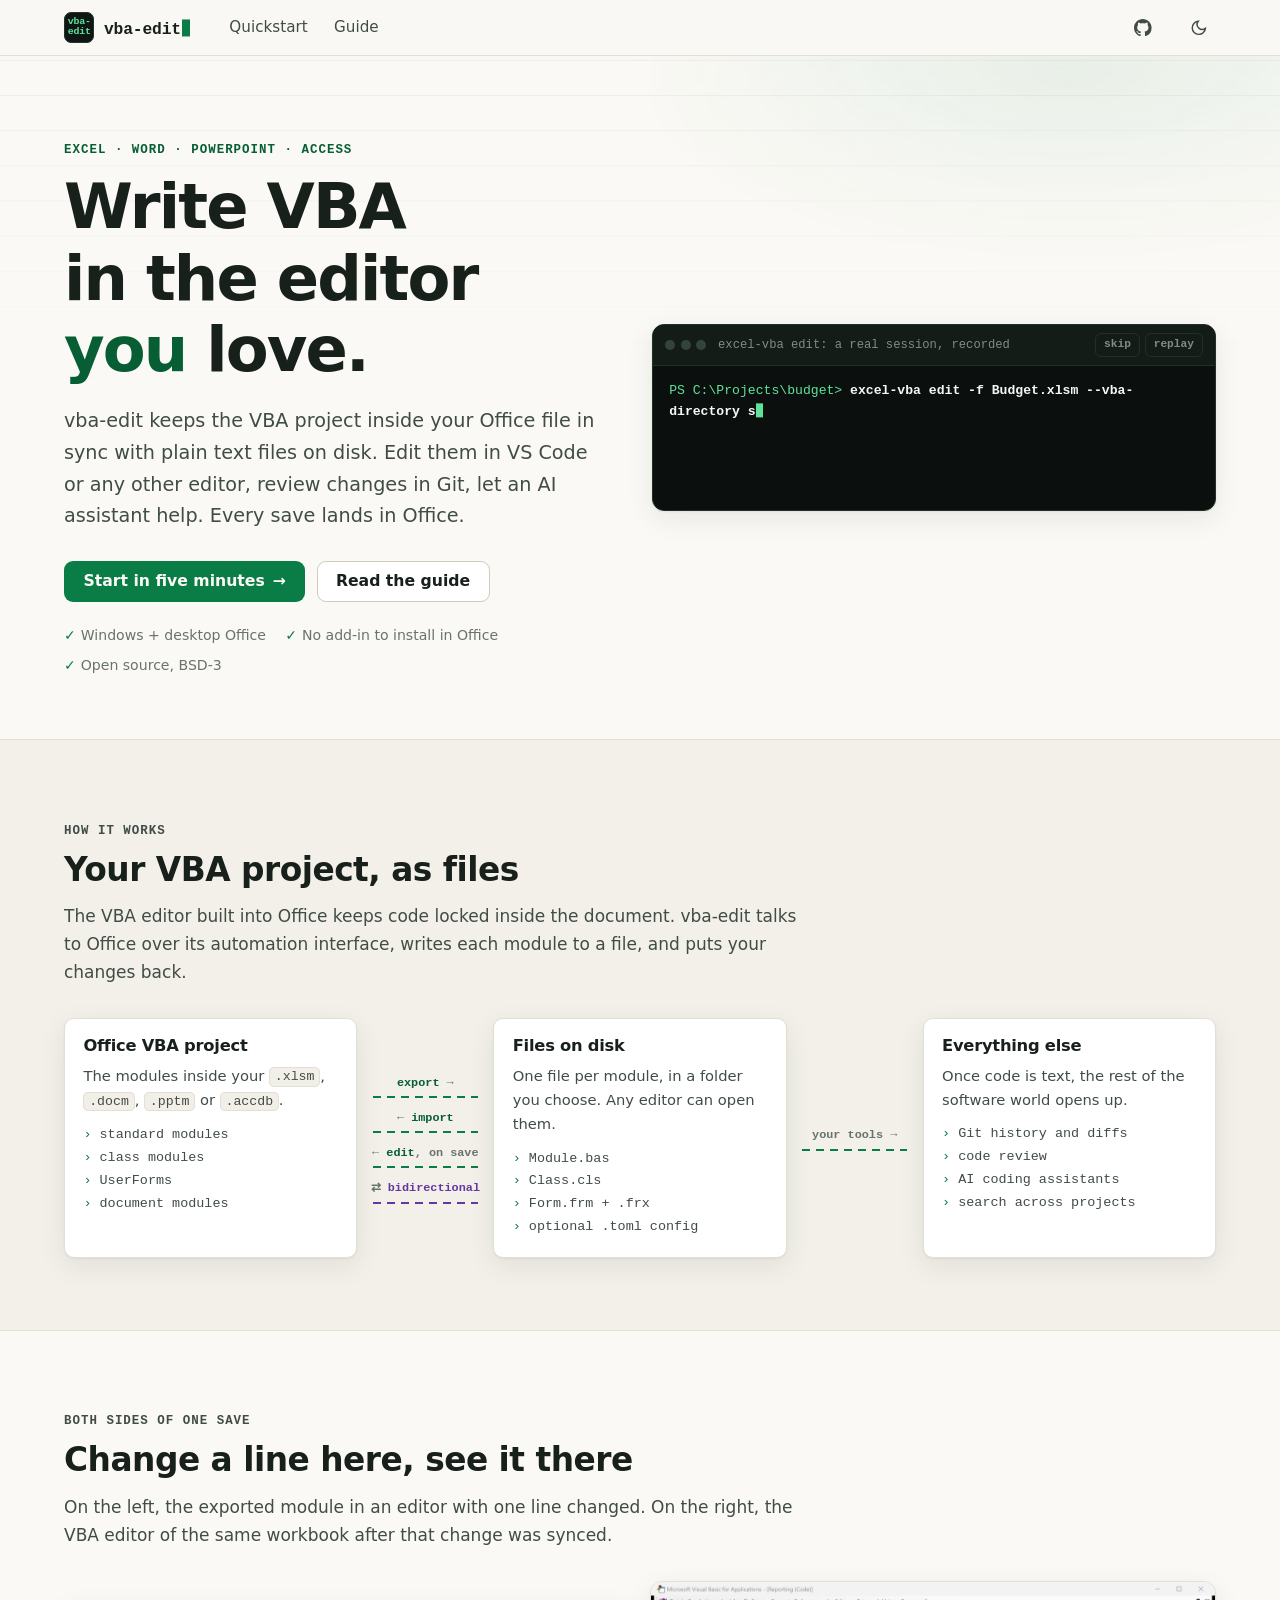
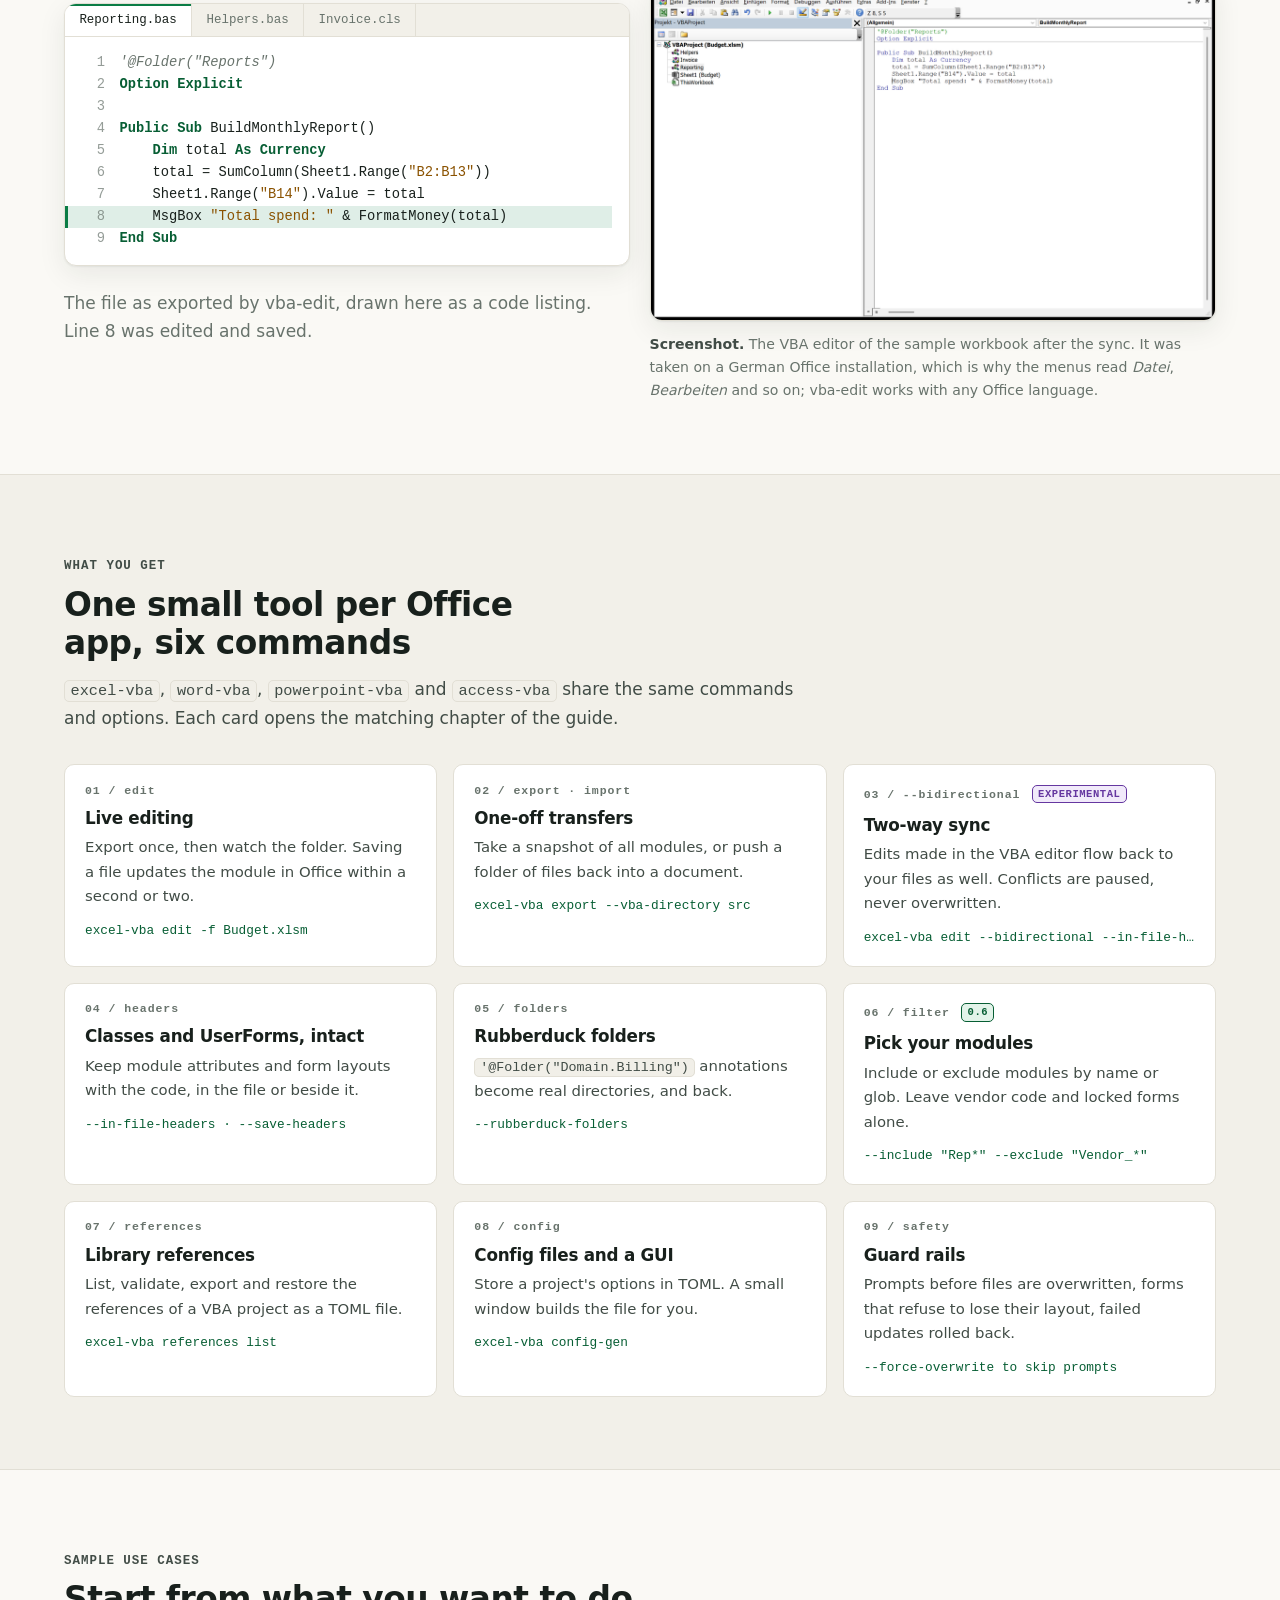
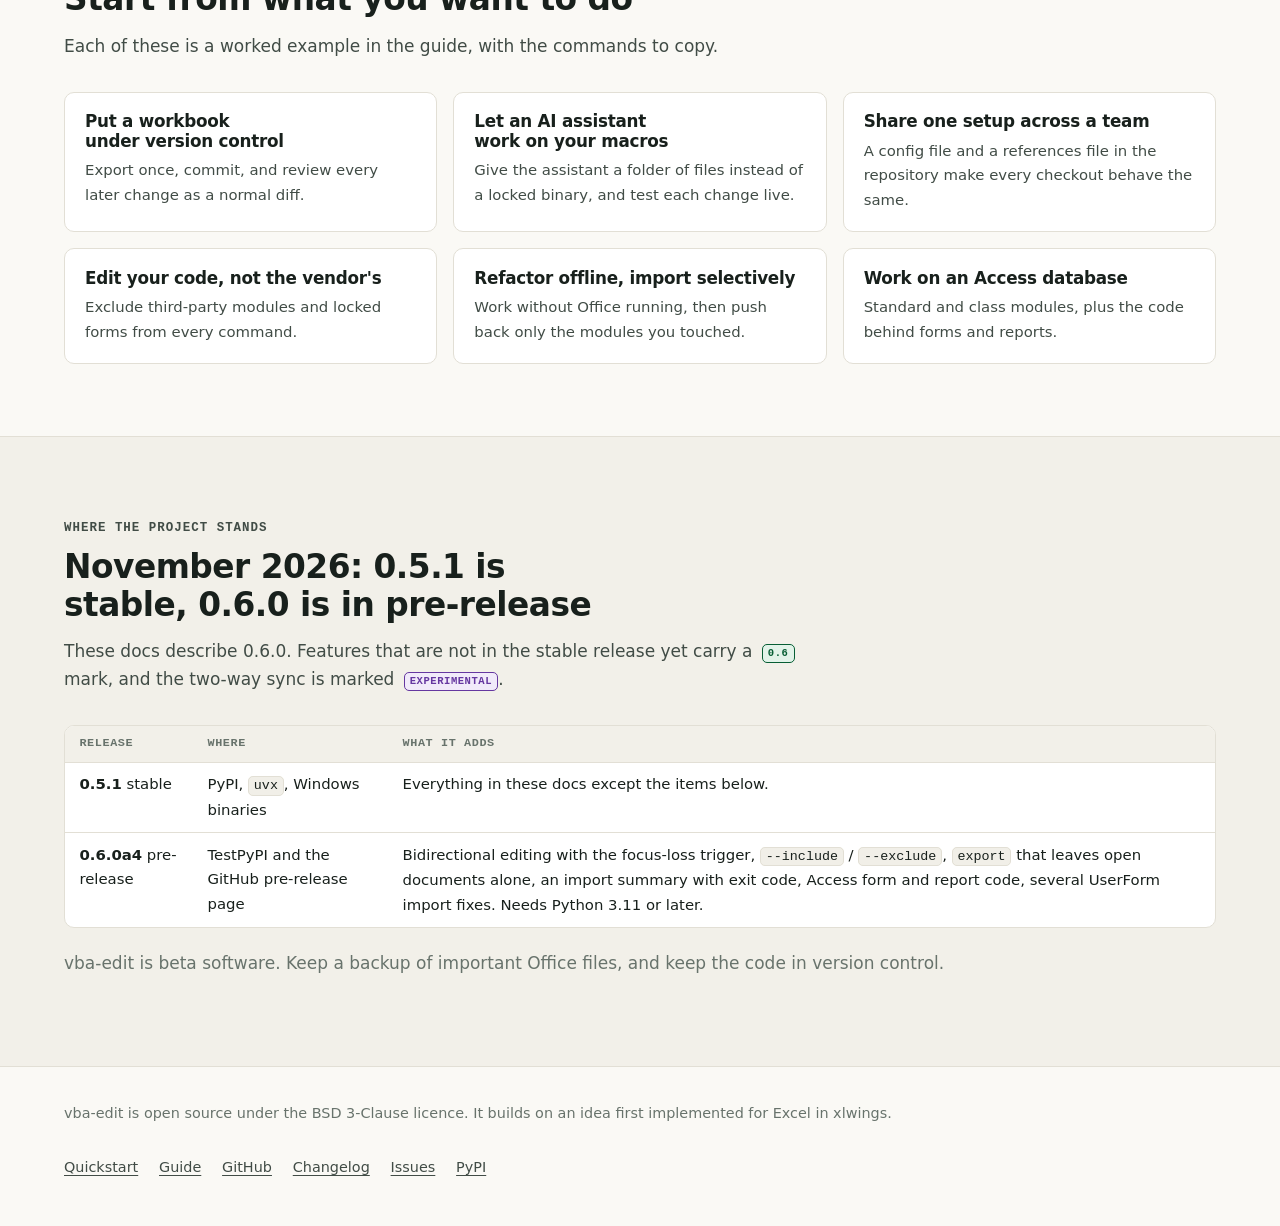
<file: website/public/index.html>
<!doctype html>
<html lang="en">
<head>
  <meta charset="utf-8">
  <meta name="viewport" content="width=device-width, initial-scale=1">
  <title>vba-edit: write VBA in the editor you love</title>
  <meta name="description" content="vba-edit syncs the VBA project inside Excel, Word, PowerPoint and Access with plain files on disk. Edit in any editor, review in Git, and every save lands in Office.">
  <meta property="og:title" content="vba-edit: write VBA in the editor you love">
  <meta property="og:description" content="Live sync between Office VBA projects and plain files. Excel, Word, PowerPoint and Access.">
  <meta property="og:type" content="website">
  <link rel="icon" href="favicon.png" type="image/png">
  <link rel="stylesheet" href="assets/site.css">
  <script src="assets/theme.js"></script>
</head>
<body>
<a class="skip" href="#main">Skip to content</a>

<header class="topbar">
  <div class="wrap">
    <a class="brand" href="index.html" aria-label="vba-edit home">
      <span class="brand-mark" aria-hidden="true">vba-<br>edit</span>
      <span class="brand-text">vba-edit<span class="caret" aria-hidden="true"></span></span>
    </a>
    <nav class="nav" aria-label="Main">
      <a href="quickstart.html">Quickstart</a>
      <a href="guide.html">Guide</a>
    </nav>
    <span class="spacer"></span>
    <a class="icon-btn" href="https://github.com/markuskiller/vba-edit" aria-label="vba-edit on GitHub">
      <svg viewBox="0 0 16 16" fill="currentColor" aria-hidden="true"><path d="M8 0C3.58 0 0 3.58 0 8c0 3.54 2.29 6.53 5.47 7.59.4.07.55-.17.55-.38 0-.19-.01-.82-.01-1.49-2.01.37-2.53-.49-2.69-.94-.09-.23-.48-.94-.82-1.13-.28-.15-.68-.52-.01-.53.63-.01 1.08.58 1.23.82.72 1.21 1.87.87 2.33.66.07-.52.28-.87.51-1.07-1.78-.2-3.64-.89-3.64-3.95 0-.87.31-1.59.82-2.15-.08-.2-.36-1.02.08-2.12 0 0 .67-.21 2.2.82.64-.18 1.32-.27 2-.27s1.36.09 2 .27c1.53-1.04 2.2-.82 2.2-.82.44 1.1.16 1.92.08 2.12.51.56.82 1.27.82 2.15 0 3.07-1.87 3.75-3.65 3.95.29.25.54.73.54 1.48 0 1.07-.01 1.93-.01 2.2 0 .21.15.46.55.38A8.01 8.01 0 0 0 16 8c0-4.42-3.58-8-8-8Z"/></svg>
    </a>
    <button class="icon-btn" type="button" data-theme-toggle aria-label="Switch between light and dark theme">
      <svg class="only-light" viewBox="0 0 24 24" fill="none" stroke="currentColor" stroke-width="2" stroke-linecap="round" aria-hidden="true"><path d="M21 12.8A9 9 0 1 1 11.2 3a7 7 0 0 0 9.8 9.8Z"/></svg>
      <svg class="only-dark" viewBox="0 0 24 24" fill="none" stroke="currentColor" stroke-width="2" stroke-linecap="round" aria-hidden="true"><circle cx="12" cy="12" r="4"/><path d="M12 2v2M12 20v2M4.9 4.9l1.4 1.4M17.7 17.7l1.4 1.4M2 12h2M20 12h2M4.9 19.1l1.4-1.4M17.7 6.3l1.4-1.4"/></svg>
    </button>
  </div>
</header>

<main id="main">

  <section class="hero">
    <div class="wrap hero-grid">
      <div>
        <p class="eyebrow">Excel · Word · PowerPoint · Access</p>
        <h1>Write VBA in the editor <em>you</em> love.</h1>
        <p class="lede">vba-edit keeps the VBA project inside your Office file in sync with plain text files on disk. Edit them in VS Code or any other editor, review changes in Git, let an AI assistant help. Every save lands in Office.</p>
        <div class="hero-actions">
          <a class="btn btn-primary" href="quickstart.html">Start in five minutes <span class="arrow" aria-hidden="true">→</span></a>
          <a class="btn btn-ghost" href="guide.html">Read the guide</a>
        </div>
        <p class="hero-meta"><span>Windows + desktop Office</span><span>No add-in to install in Office</span><span>Open source, BSD-3</span></p>
      </div>
      <div>
        <div class="term" data-cast="edit">
          <div class="term-bar"><span class="term-dots" aria-hidden="true"><i></i><i></i><i></i></span><span class="term-title">excel-vba edit: a real session, recorded</span></div>
          <pre class="term-body" tabindex="0" aria-label="Terminal recording of an edit session">PS C:\Projects\budget&gt; excel-vba edit -f Budget.xlsm --vba-directory src
(the recording needs JavaScript; the commands are shown as text)</pre>
        </div>
      </div>
    </div>
  </section>

  <section class="band tint">
    <div class="wrap">
      <div class="band-head">
        <p class="eyebrow">How it works</p>
        <h2>Your VBA project, as files</h2>
        <p>The VBA editor built into Office keeps code locked inside the document. vba-edit talks to Office over its automation interface, writes each module to a file, and puts your changes back.</p>
      </div>
      <div class="flow" role="img" aria-label="Diagram: export copies modules from the Office VBA project to files; import and edit copy file changes back; the files can be tracked in Git.">
        <div class="flow-box">
          <h3>Office VBA project</h3>
          <p>The modules inside your <code data-fixed>.xlsm</code>, <code data-fixed>.docm</code>, <code data-fixed>.pptm</code> or <code data-fixed>.accdb</code>.</p>
          <ul><li>standard modules</li><li>class modules</li><li>UserForms</li><li>document modules</li></ul>
        </div>
        <div class="flow-arrows" aria-hidden="true">
          <div class="flow-arrow"><b>export</b> →</div>
          <div class="flow-arrow back">← <b>import</b></div>
          <div class="flow-arrow back">← <b>edit</b>, on save</div>
          <div class="flow-arrow exp">⇄ <b>bidirectional</b></div>
        </div>
        <div class="flow-box">
          <h3>Files on disk</h3>
          <p>One file per module, in a folder you choose. Any editor can open them.</p>
          <ul><li>Module.bas</li><li>Class.cls</li><li>Form.frm + .frx</li><li>optional .toml config</li></ul>
        </div>
        <div class="flow-arrows" aria-hidden="true">
          <div class="flow-arrow">your tools →</div>
        </div>
        <div class="flow-box">
          <h3>Everything else</h3>
          <p>Once code is text, the rest of the software world opens up.</p>
          <ul><li>Git history and diffs</li><li>code review</li><li>AI coding assistants</li><li>search across projects</li></ul>
        </div>
      </div>
    </div>
  </section>

  <section class="band">
    <div class="wrap">
      <div class="band-head">
        <p class="eyebrow">Both sides of one save</p>
        <h2>Change a line here, see it there</h2>
        <p>On the left, the exported module in an editor with one line changed. On the right, the VBA editor of the same workbook after that change was synced.</p>
      </div>
      <div class="split">
        <div>
          <div class="editor" aria-label="Reporting.bas shown in a code editor">
            <div class="editor-tabs"><span class="on">Reporting.bas</span><span>Helpers.bas</span><span>Invoice.cls</span></div>
<pre><span class="ln"><span class="c">'@Folder("Reports")</span></span><span class="ln"><span class="k">Option Explicit</span></span><span class="ln"> </span><span class="ln"><span class="k">Public Sub</span> BuildMonthlyReport()</span><span class="ln">    <span class="k">Dim</span> total <span class="k">As Currency</span></span><span class="ln">    total = SumColumn(Sheet1.Range(<span class="s">"B2:B13"</span>))</span><span class="ln">    Sheet1.Range(<span class="s">"B14"</span>).Value = total</span><span class="ln hl">    MsgBox <span class="s">"Total spend: "</span> &amp; FormatMoney(total)</span><span class="ln"><span class="k">End Sub</span></span></pre>
          </div>
          <p class="muted">The file as exported by vba-edit, drawn here as a code listing. Line 8 was edited and saved.</p>
        </div>
        <figure>
          <div class="shot"><button type="button" aria-label="Enlarge screenshot"><img src="assets/img/vbe-synced.png" width="1200" height="720" loading="lazy" alt="The VBA editor showing module Reporting of Budget.xlsm with the line MsgBox &quot;Total spend: &quot; &amp; FormatMoney(total)"></button></div>
          <figcaption><b>Screenshot.</b> The VBA editor of the sample workbook after the sync. It was taken on a German Office installation, which is why the menus read <i>Datei</i>, <i>Bearbeiten</i> and so on; vba-edit works with any Office language.</figcaption>
        </figure>
      </div>
    </div>
  </section>

  <section class="band tint">
    <div class="wrap">
      <div class="band-head">
        <p class="eyebrow">What you get</p>
        <h2>One small tool per Office app, six commands</h2>
        <p><code data-fixed>excel-vba</code>, <code data-fixed>word-vba</code>, <code data-fixed>powerpoint-vba</code> and <code data-fixed>access-vba</code> share the same commands and options. Each card opens the matching chapter of the guide.</p>
      </div>
      <div class="cards three">
        <a class="card" href="guide.html#edit"><span class="card-ico">01 / edit</span><h3>Live editing</h3><p>Export once, then watch the folder. Saving a file updates the module in Office within a second or two.</p><span class="card-cmd">excel-vba edit -f Budget.xlsm</span></a>
        <a class="card" href="guide.html#export"><span class="card-ico">02 / export · import</span><h3>One-off transfers</h3><p>Take a snapshot of all modules, or push a folder of files back into a document.</p><span class="card-cmd">excel-vba export --vba-directory src</span></a>
        <a class="card" href="guide.html#bidirectional"><span class="card-ico">03 / --bidirectional <span class="badge exp">experimental</span></span><h3>Two-way sync</h3><p>Edits made in the VBA editor flow back to your files as well. Conflicts are paused, never overwritten.</p><span class="card-cmd">excel-vba edit --bidirectional --in-file-headers</span></a>
        <a class="card" href="guide.html#headers"><span class="card-ico">04 / headers</span><h3>Classes and UserForms, intact</h3><p>Keep module attributes and form layouts with the code, in the file or beside it.</p><span class="card-cmd">--in-file-headers · --save-headers</span></a>
        <a class="card" href="guide.html#folders"><span class="card-ico">05 / folders</span><h3>Rubberduck folders</h3><p><code data-fixed>'@Folder("Domain.Billing")</code> annotations become real directories, and back.</p><span class="card-cmd">--rubberduck-folders</span></a>
        <a class="card" href="guide.html#filter"><span class="card-ico">06 / filter <span class="badge new">0.6</span></span><h3>Pick your modules</h3><p>Include or exclude modules by name or glob. Leave vendor code and locked forms alone.</p><span class="card-cmd">--include "Rep*" --exclude "Vendor_*"</span></a>
        <a class="card" href="guide.html#references"><span class="card-ico">07 / references</span><h3>Library references</h3><p>List, validate, export and restore the references of a VBA project as a TOML file.</p><span class="card-cmd">excel-vba references list</span></a>
        <a class="card" href="guide.html#config"><span class="card-ico">08 / config</span><h3>Config files and a GUI</h3><p>Store a project's options in TOML. A small window builds the file for you.</p><span class="card-cmd">excel-vba config-gen</span></a>
        <a class="card" href="guide.html#safety"><span class="card-ico">09 / safety</span><h3>Guard rails</h3><p>Prompts before files are overwritten, forms that refuse to lose their layout, failed updates rolled back.</p><span class="card-cmd">--force-overwrite to skip prompts</span></a>
      </div>
    </div>
  </section>

  <section class="band">
    <div class="wrap">
      <div class="band-head">
        <p class="eyebrow">Sample use cases</p>
        <h2>Start from what you want to do</h2>
        <p>Each of these is a worked example in the guide, with the commands to copy.</p>
      </div>
      <div class="cards three">
        <a class="card" href="guide.html#uc-git"><h3>Put a workbook under version control</h3><p>Export once, commit, and review every later change as a normal diff.</p></a>
        <a class="card" href="guide.html#uc-ai"><h3>Let an AI assistant work on your macros</h3><p>Give the assistant a folder of files instead of a locked binary, and test each change live.</p></a>
        <a class="card" href="guide.html#uc-team"><h3>Share one setup across a team</h3><p>A config file and a references file in the repository make every checkout behave the same.</p></a>
        <a class="card" href="guide.html#uc-vendor"><h3>Edit your code, not the vendor's</h3><p>Exclude third-party modules and locked forms from every command.</p></a>
        <a class="card" href="guide.html#uc-refactor"><h3>Refactor offline, import selectively</h3><p>Work without Office running, then push back only the modules you touched.</p></a>
        <a class="card" href="guide.html#uc-access"><h3>Work on an Access database</h3><p>Standard and class modules, plus the code behind forms and reports.</p></a>
      </div>
    </div>
  </section>

  <section class="band tint">
    <div class="wrap">
      <div class="band-head">
        <p class="eyebrow">Where the project stands</p>
        <h2>November 2026: 0.5.1 is stable, 0.6.0 is in pre-release</h2>
        <p>These docs describe 0.6.0. Features that are not in the stable release yet carry a <span class="badge new">0.6</span> mark, and the two-way sync is marked <span class="badge exp">experimental</span>.</p>
      </div>
      <div class="table-wrap">
        <table>
          <thead><tr><th>Release</th><th>Where</th><th>What it adds</th></tr></thead>
          <tbody>
            <tr><td><strong>0.5.1</strong> stable</td><td>PyPI, <code data-fixed>uvx</code>, Windows binaries</td><td>Everything in these docs except the items below.</td></tr>
            <tr><td><strong>0.6.0a4</strong> pre-release</td><td>TestPyPI and the GitHub pre-release page</td><td>Bidirectional editing with the focus-loss trigger, <code data-fixed>--include</code> / <code data-fixed>--exclude</code>, <code data-fixed>export</code> that leaves open documents alone, an import summary with exit code, Access form and report code, several UserForm import fixes. Needs Python 3.11 or later.</td></tr>
          </tbody>
        </table>
      </div>
      <p class="muted">vba-edit is beta software. Keep a backup of important Office files, and keep the code in version control.</p>
    </div>
  </section>

</main>

<footer class="footer">
  <div class="wrap">
    <p>vba-edit is open source under the BSD 3-Clause licence. It builds on an idea first implemented for Excel in xlwings.</p>
    <nav aria-label="Footer">
      <a href="quickstart.html">Quickstart</a>
      <a href="guide.html">Guide</a>
      <a href="https://github.com/markuskiller/vba-edit">GitHub</a>
      <a href="https://github.com/markuskiller/vba-edit/blob/dev/CHANGELOG.md">Changelog</a>
      <a href="https://github.com/markuskiller/vba-edit/issues">Issues</a>
      <a href="https://pypi.org/project/vba-edit/">PyPI</a>
    </nav>
  </div>
</footer>

<script src="assets/casts.js"></script>
<script src="assets/site.js"></script>
</body>
</html>
</file>
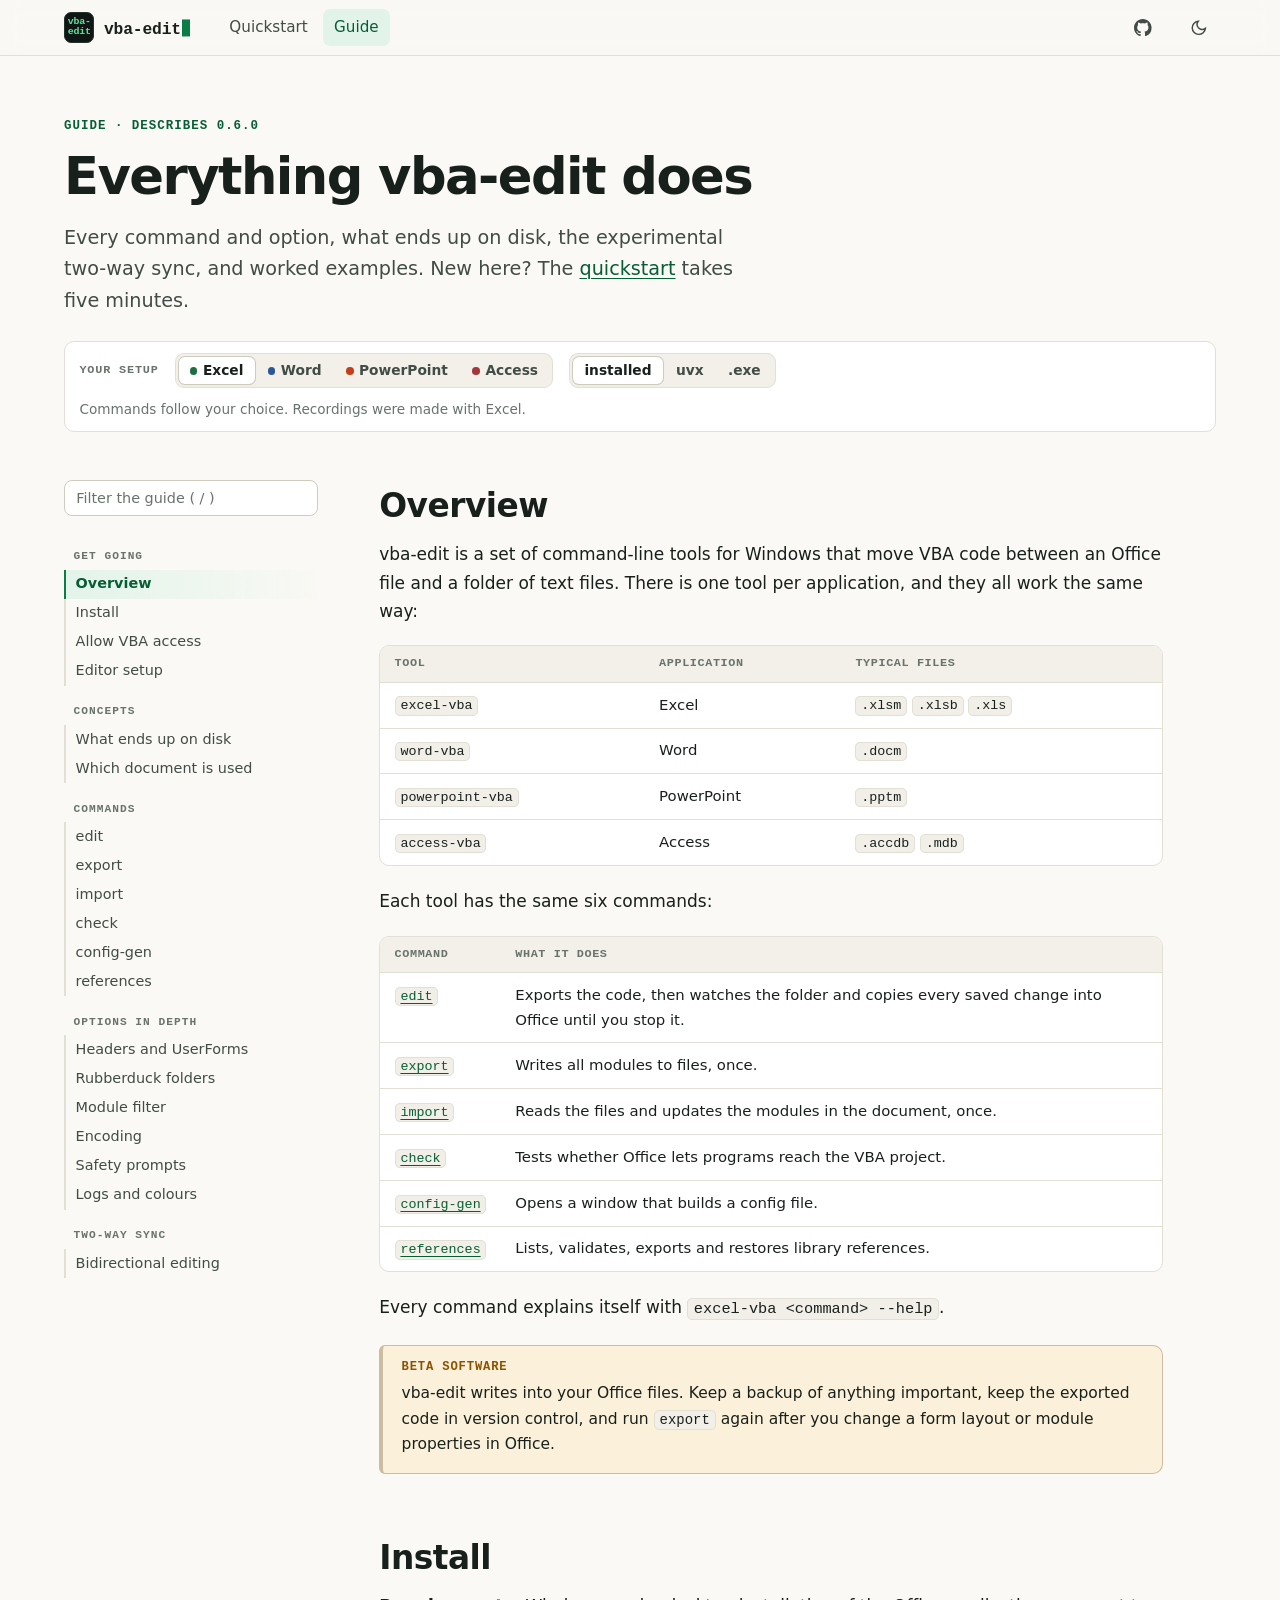
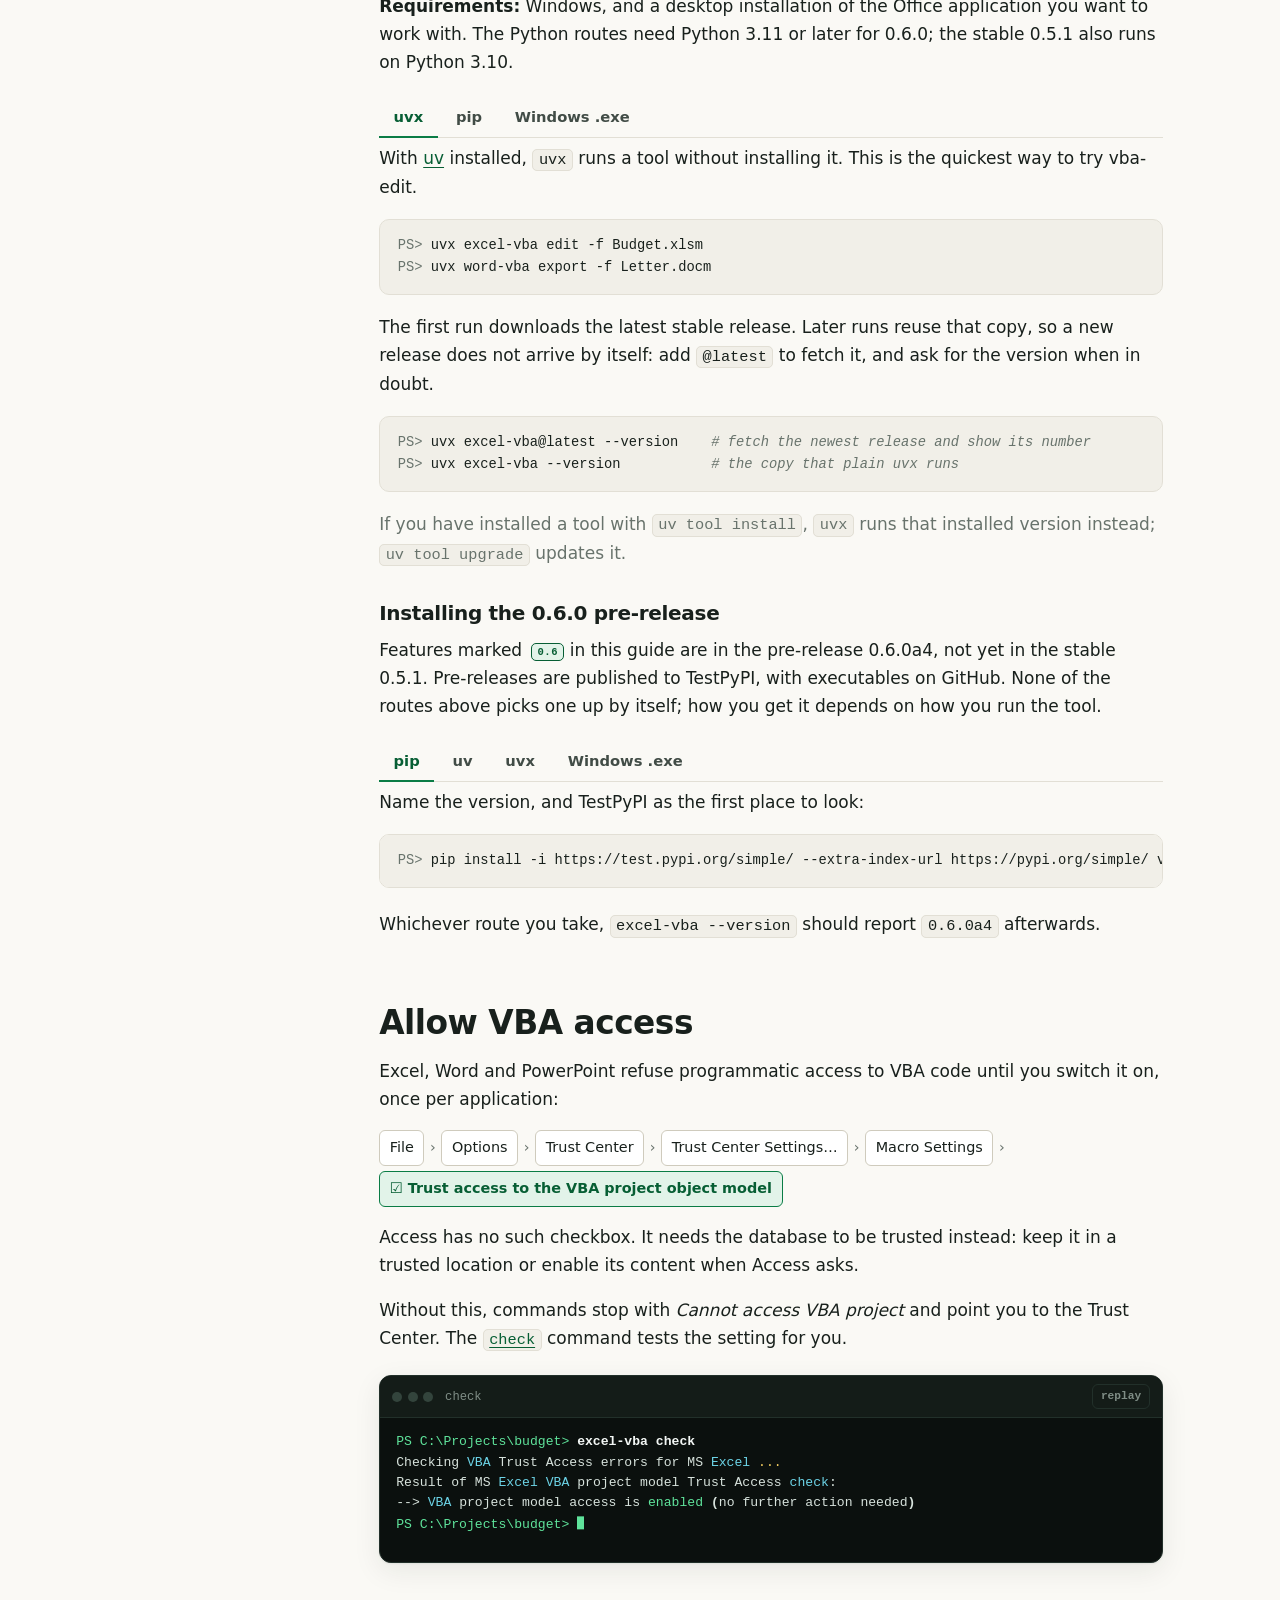
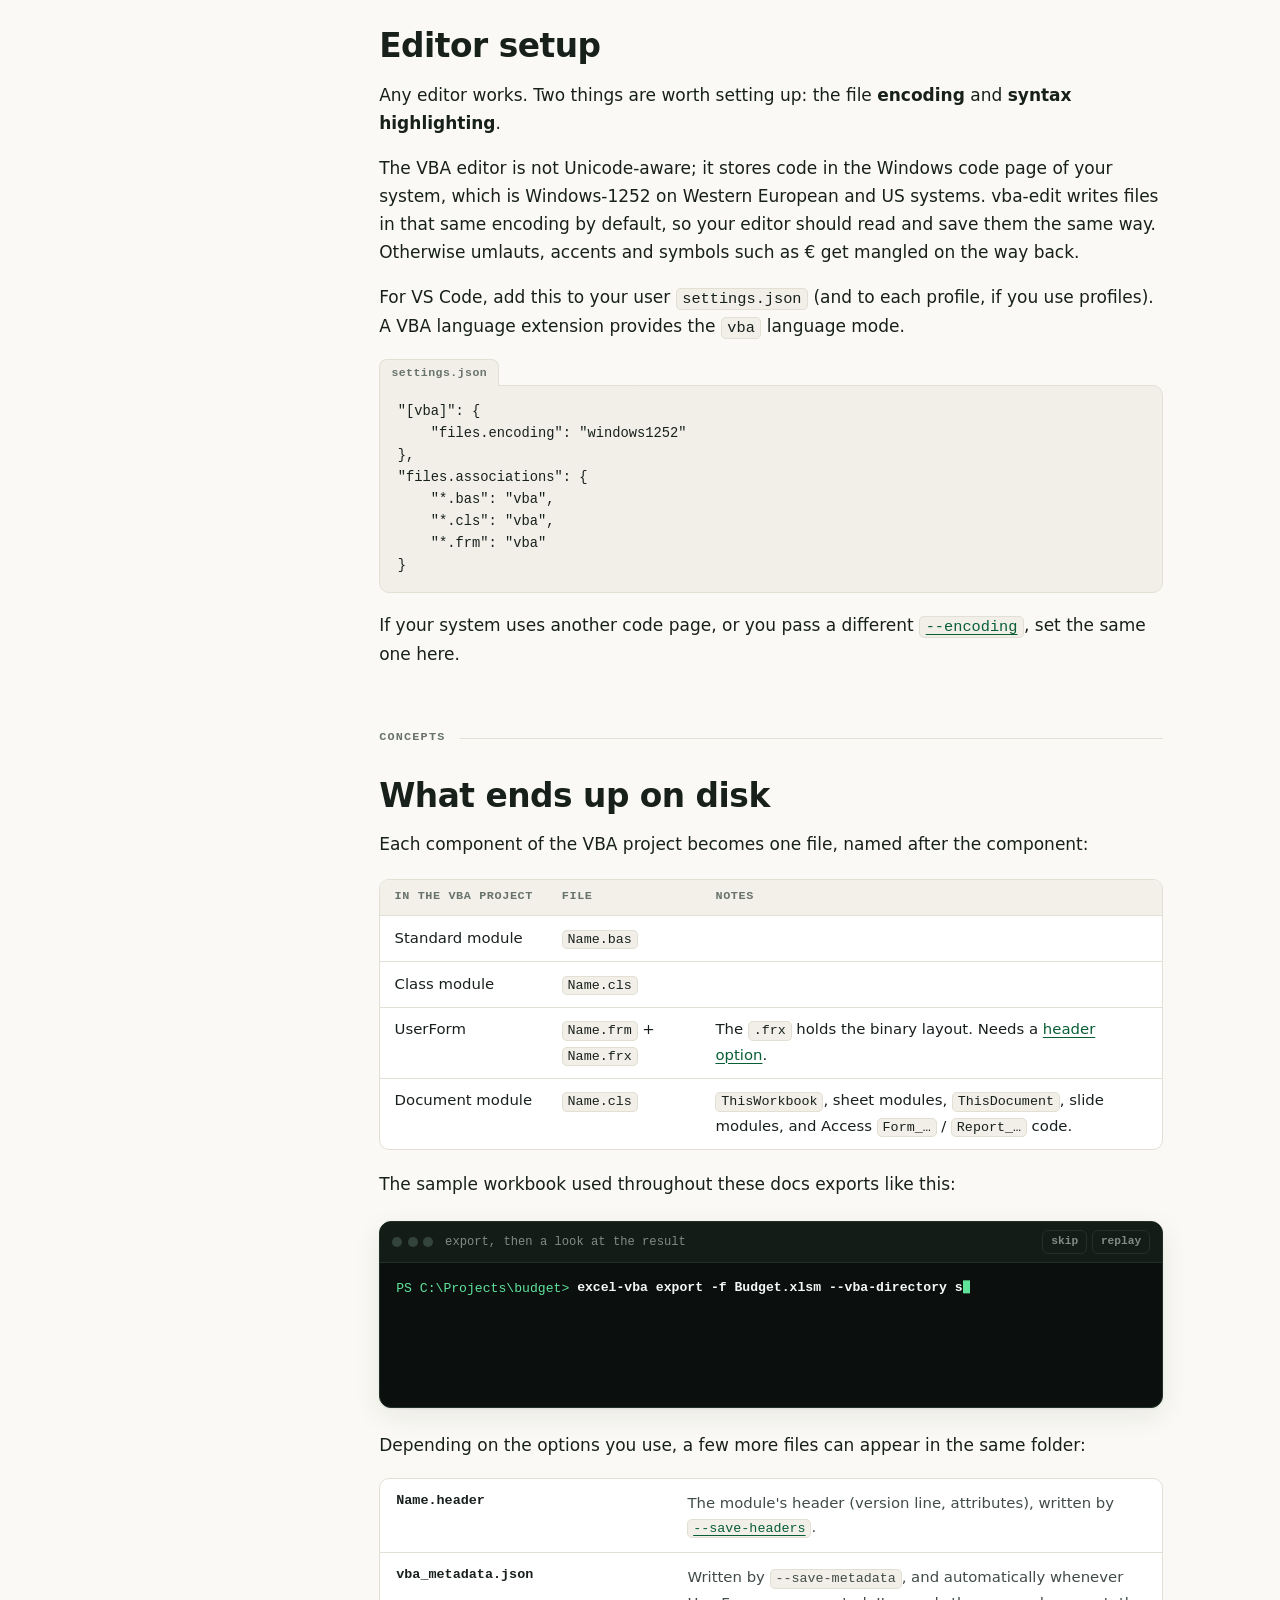
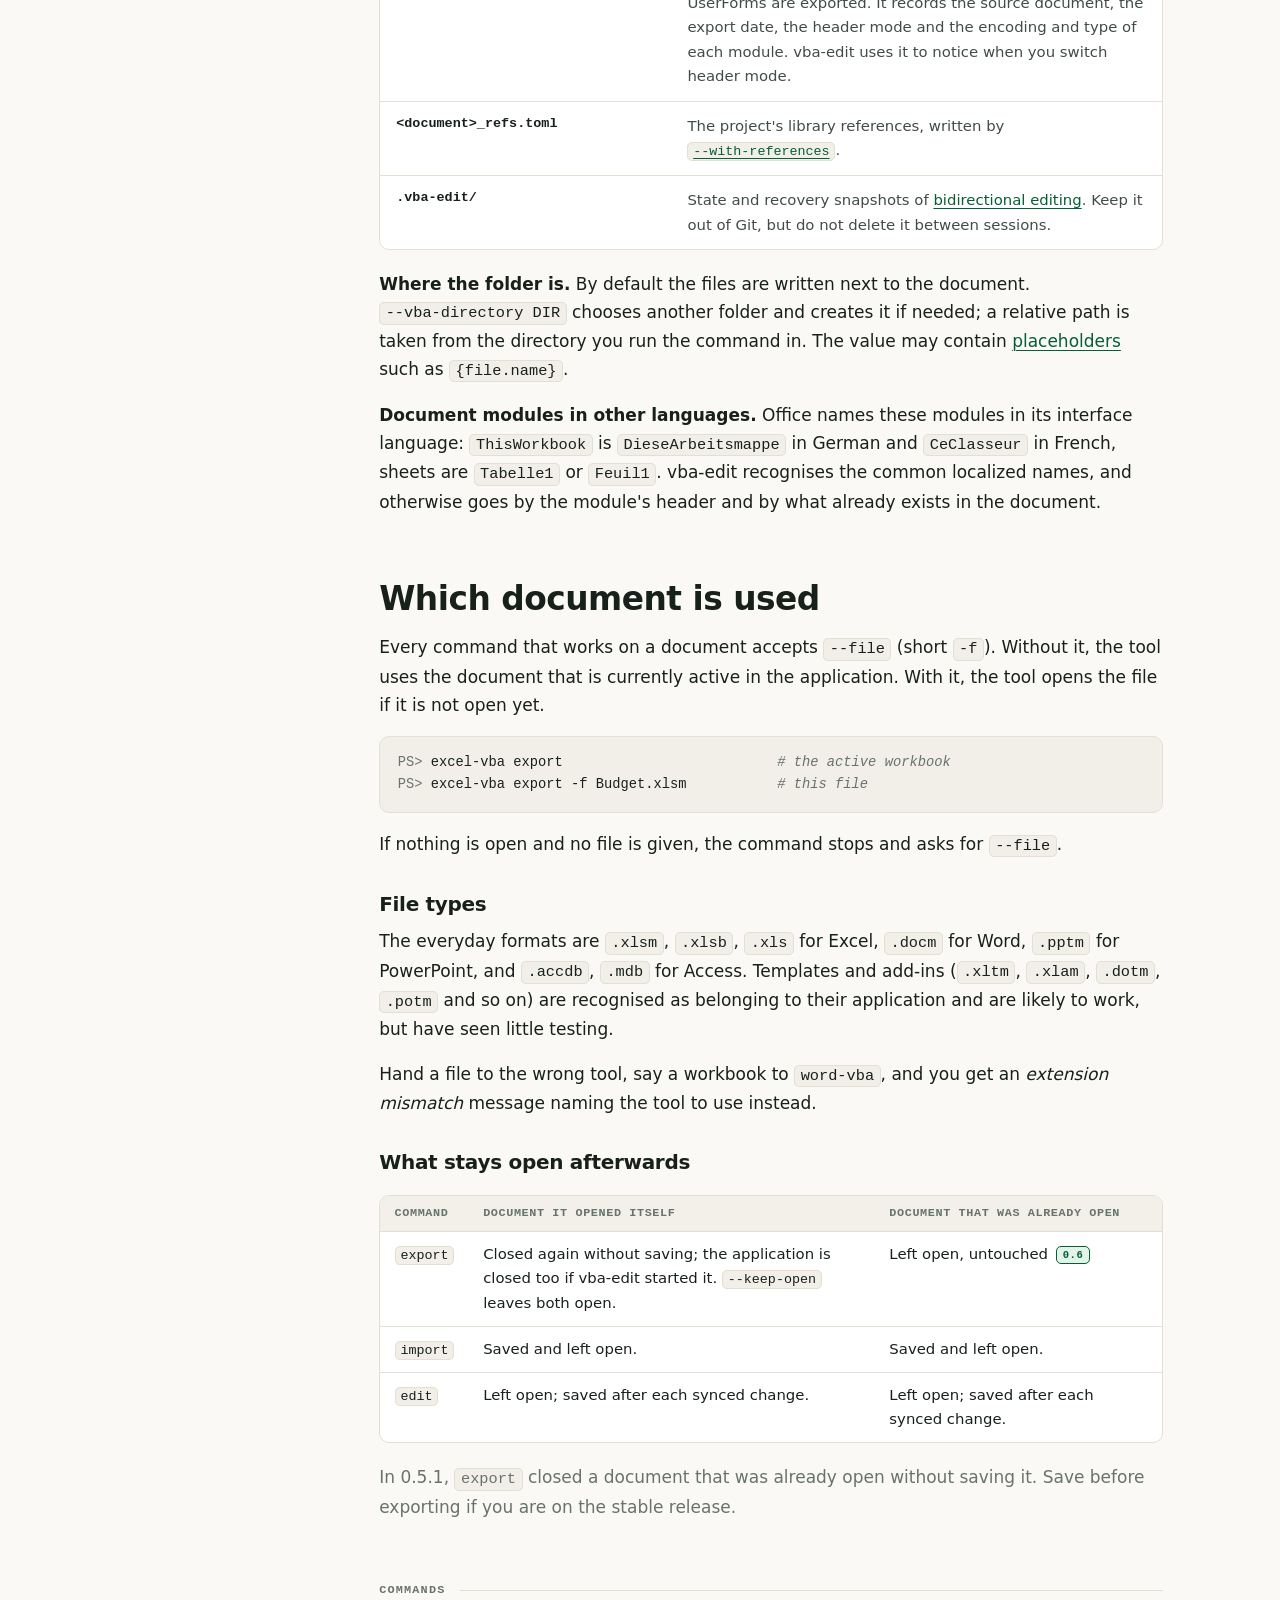
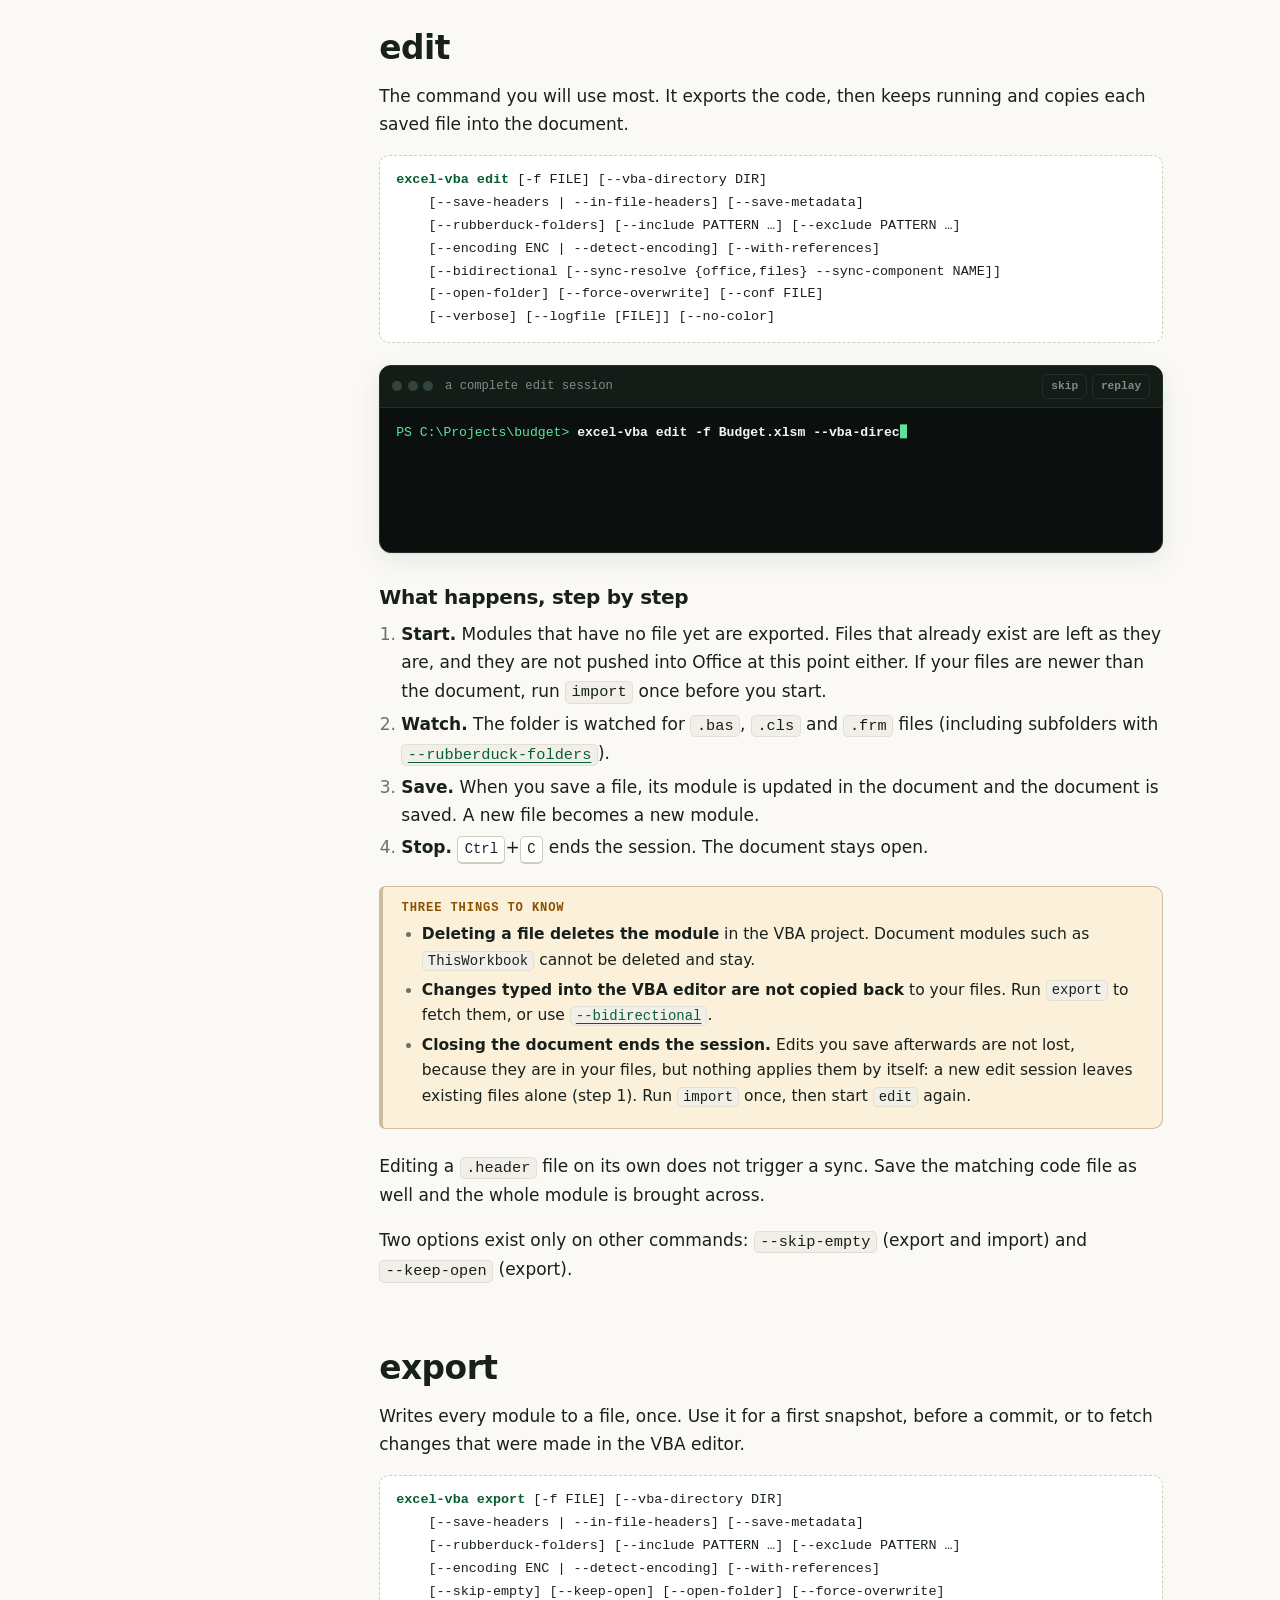
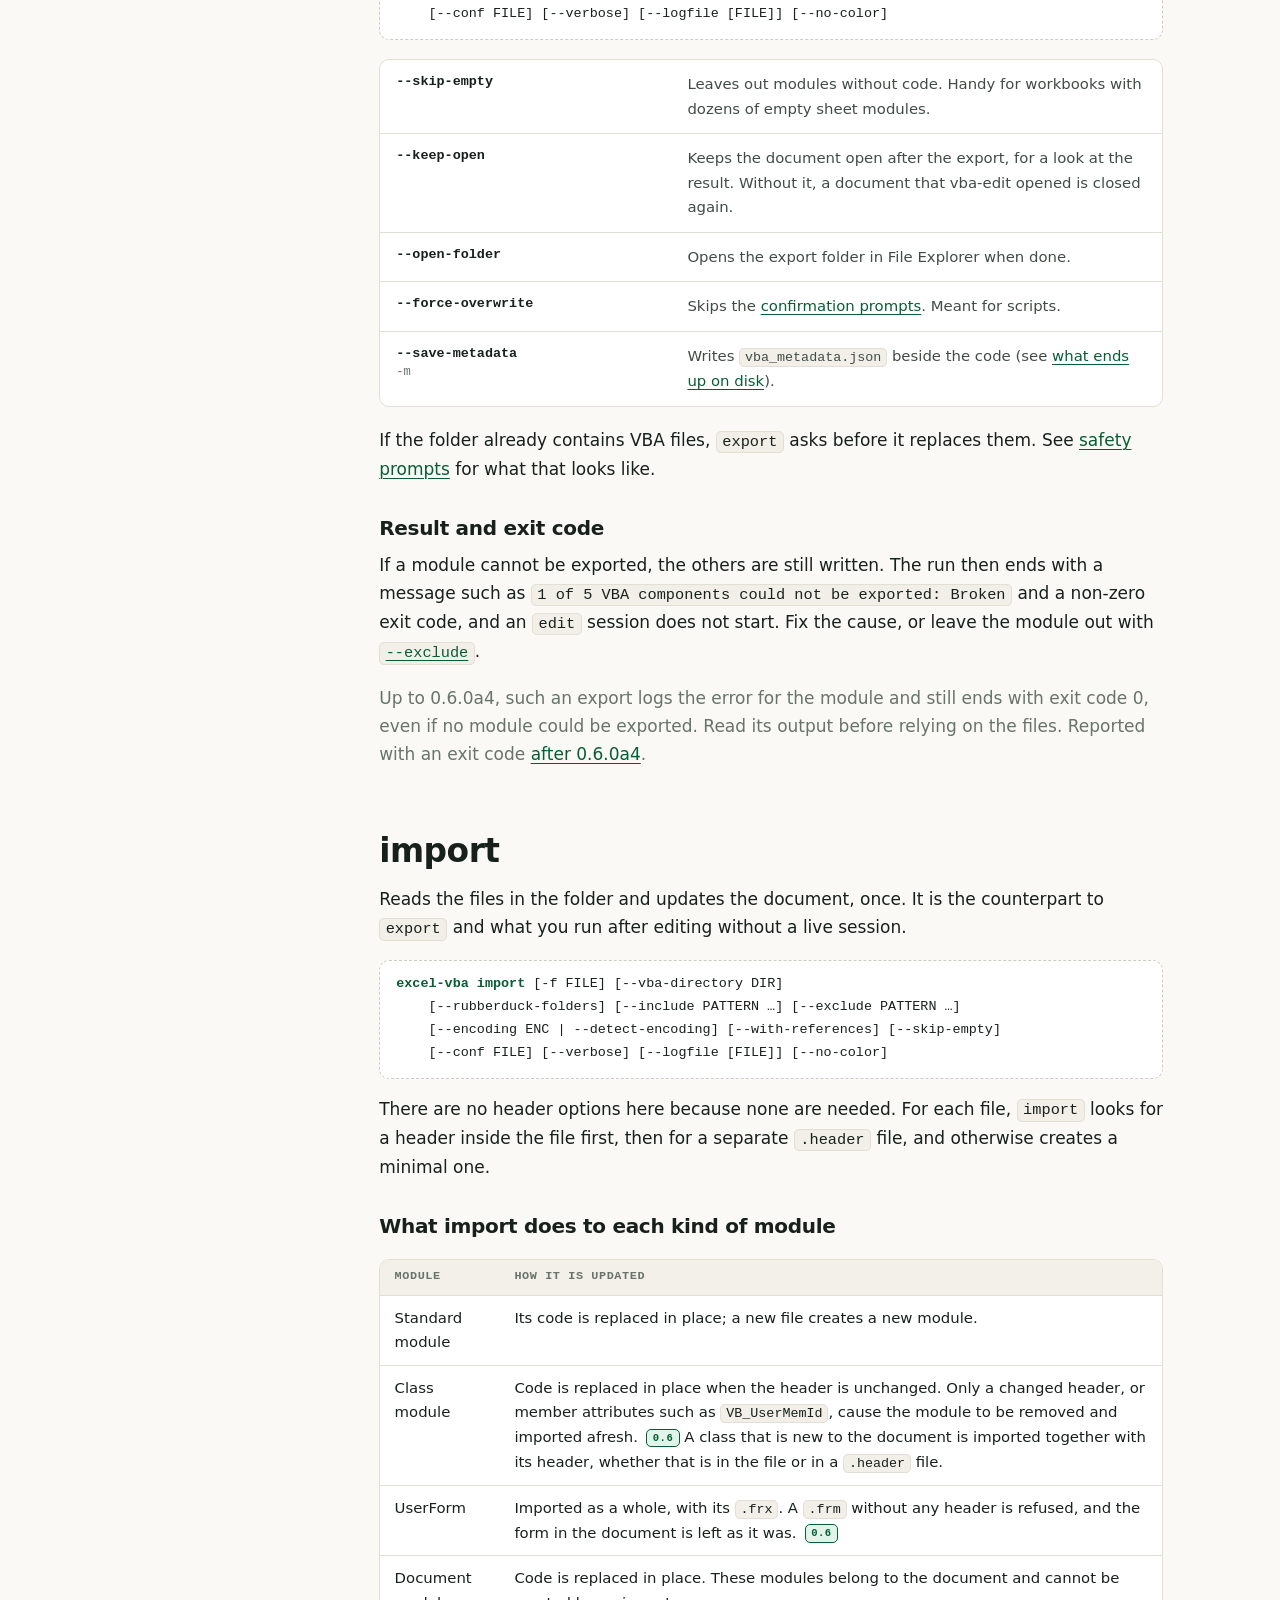
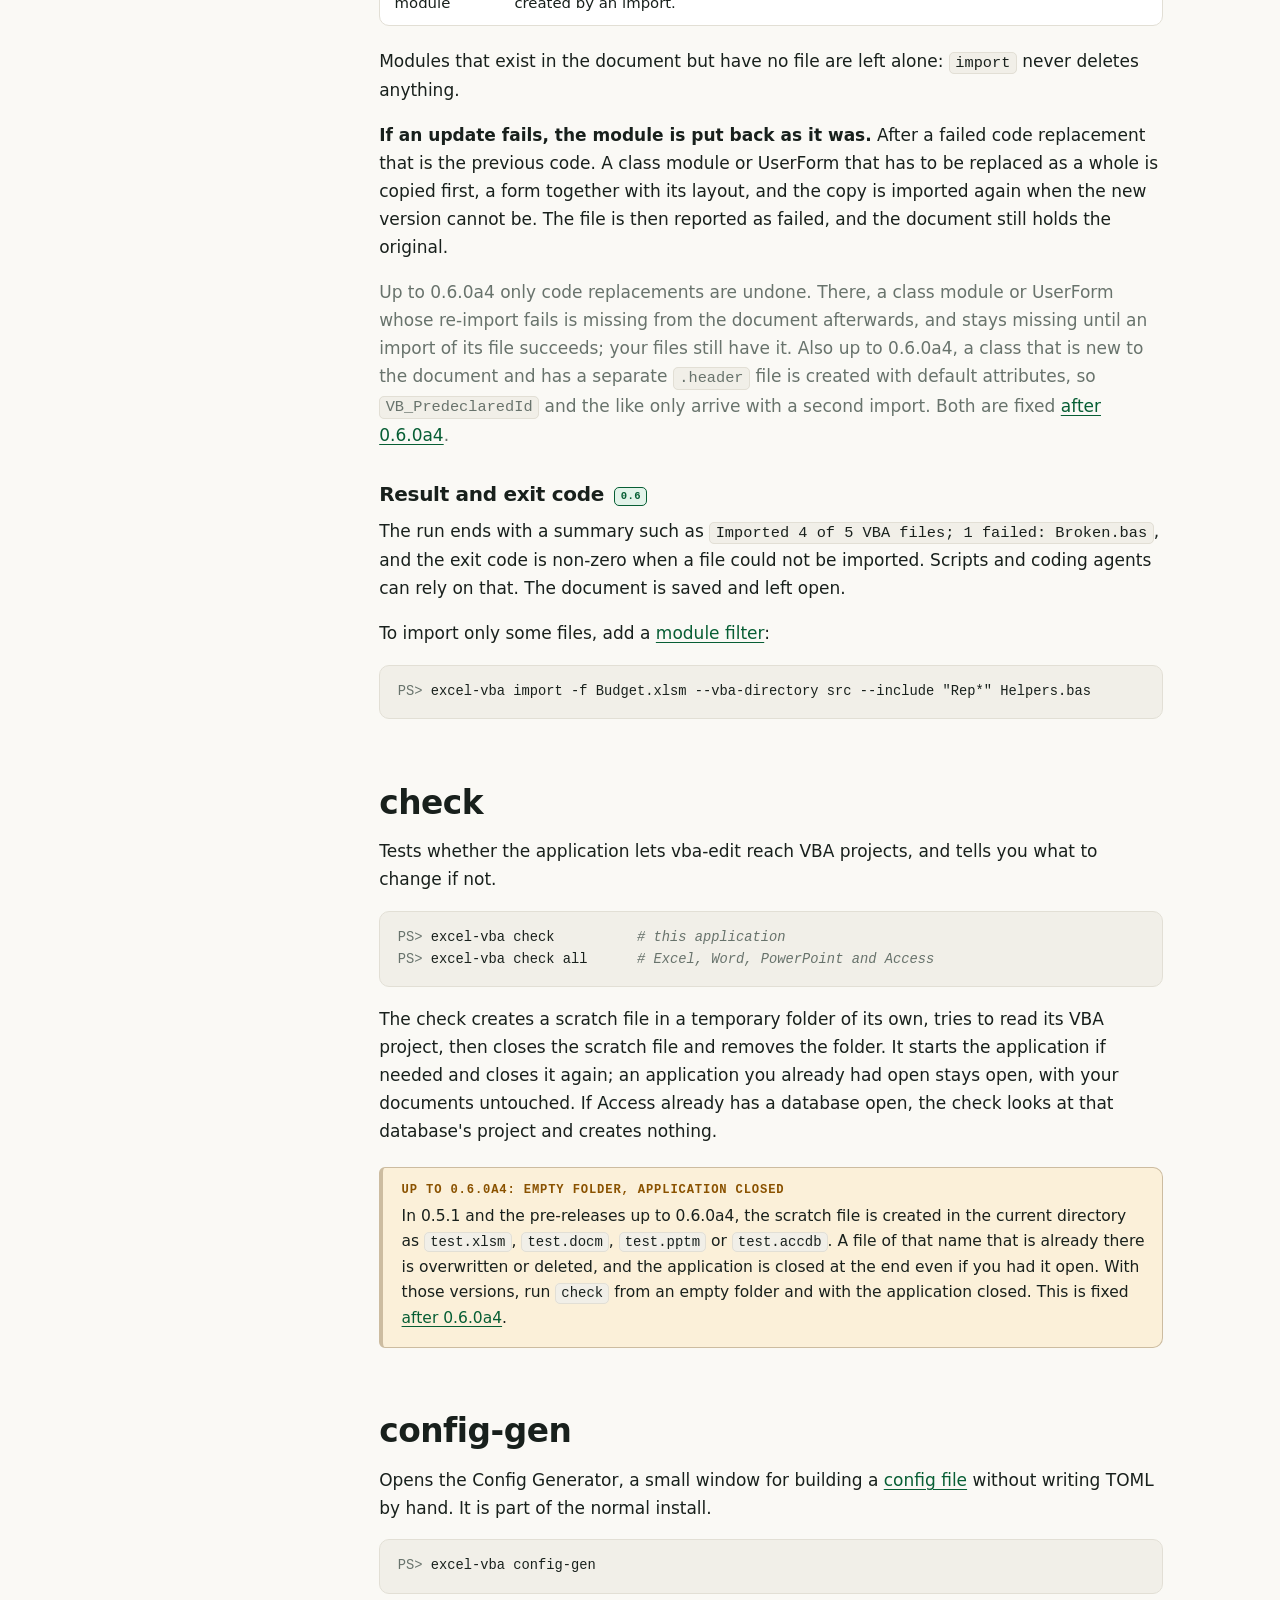
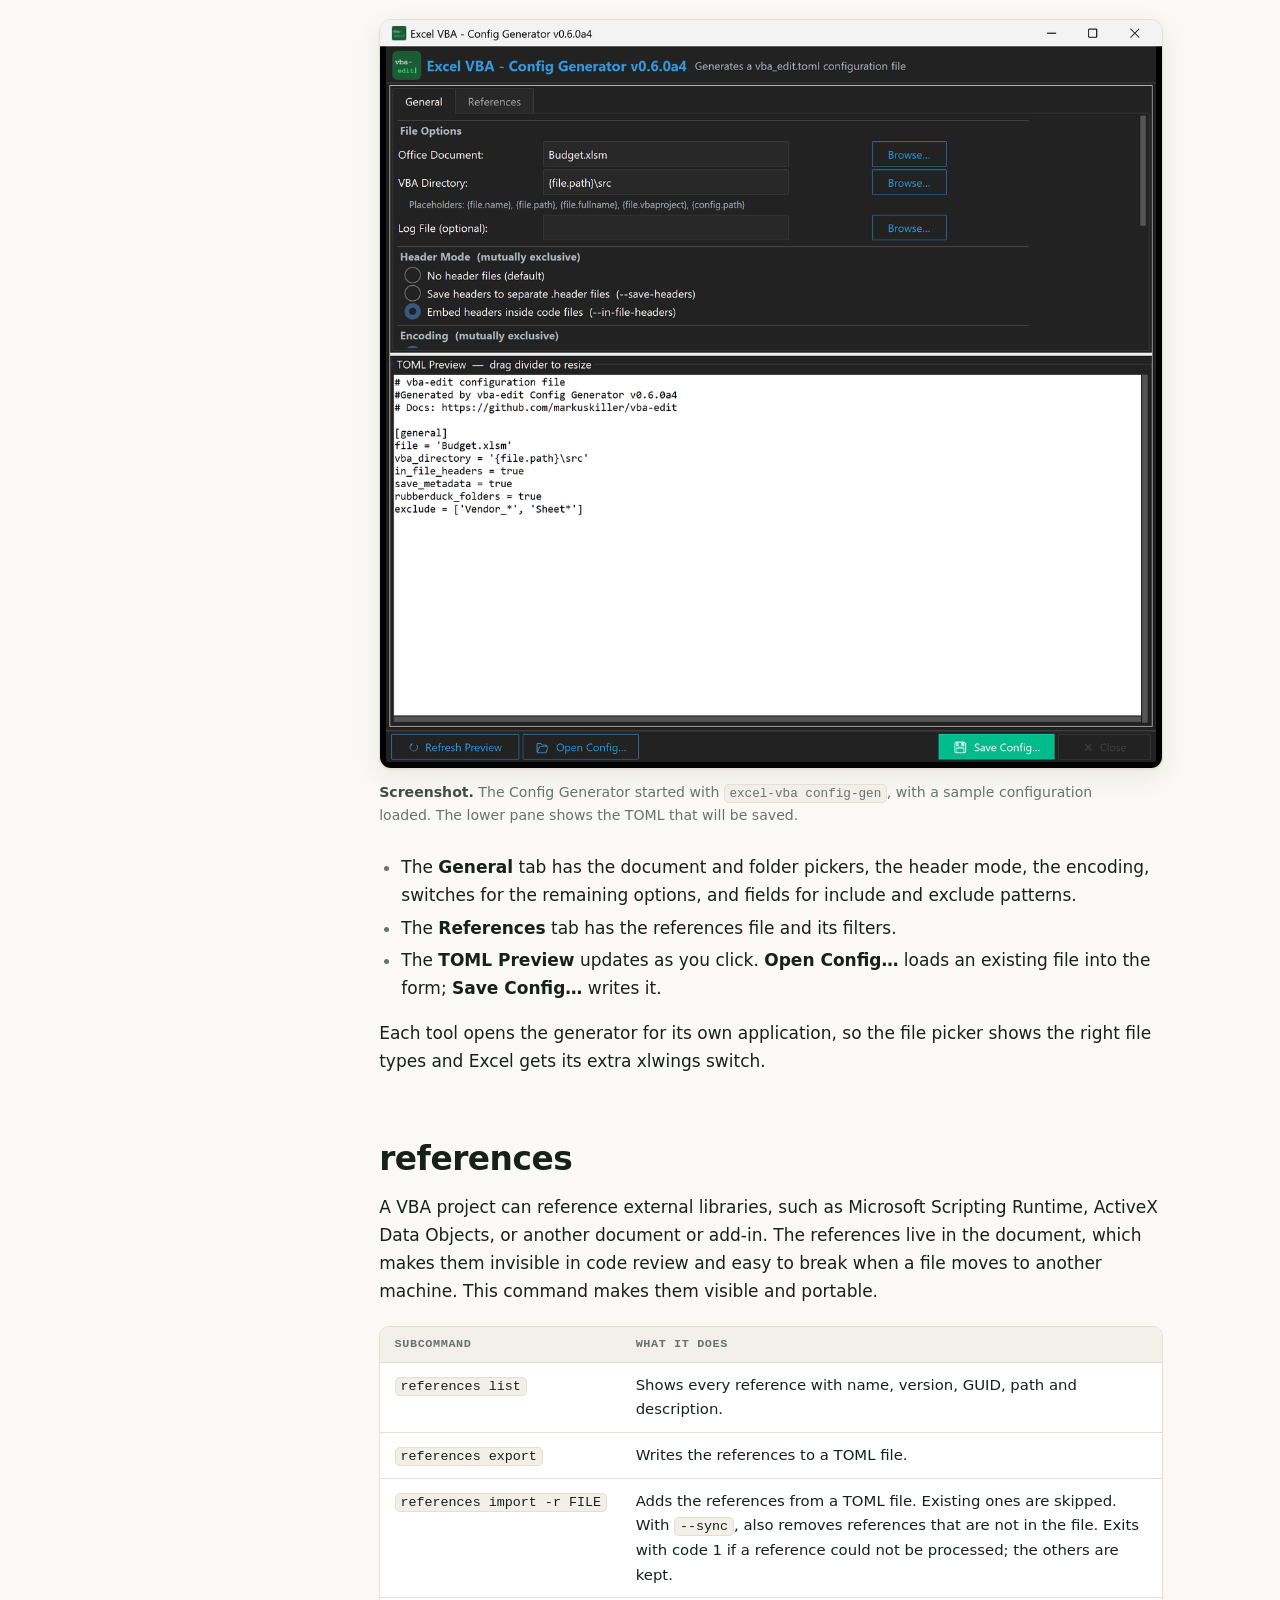
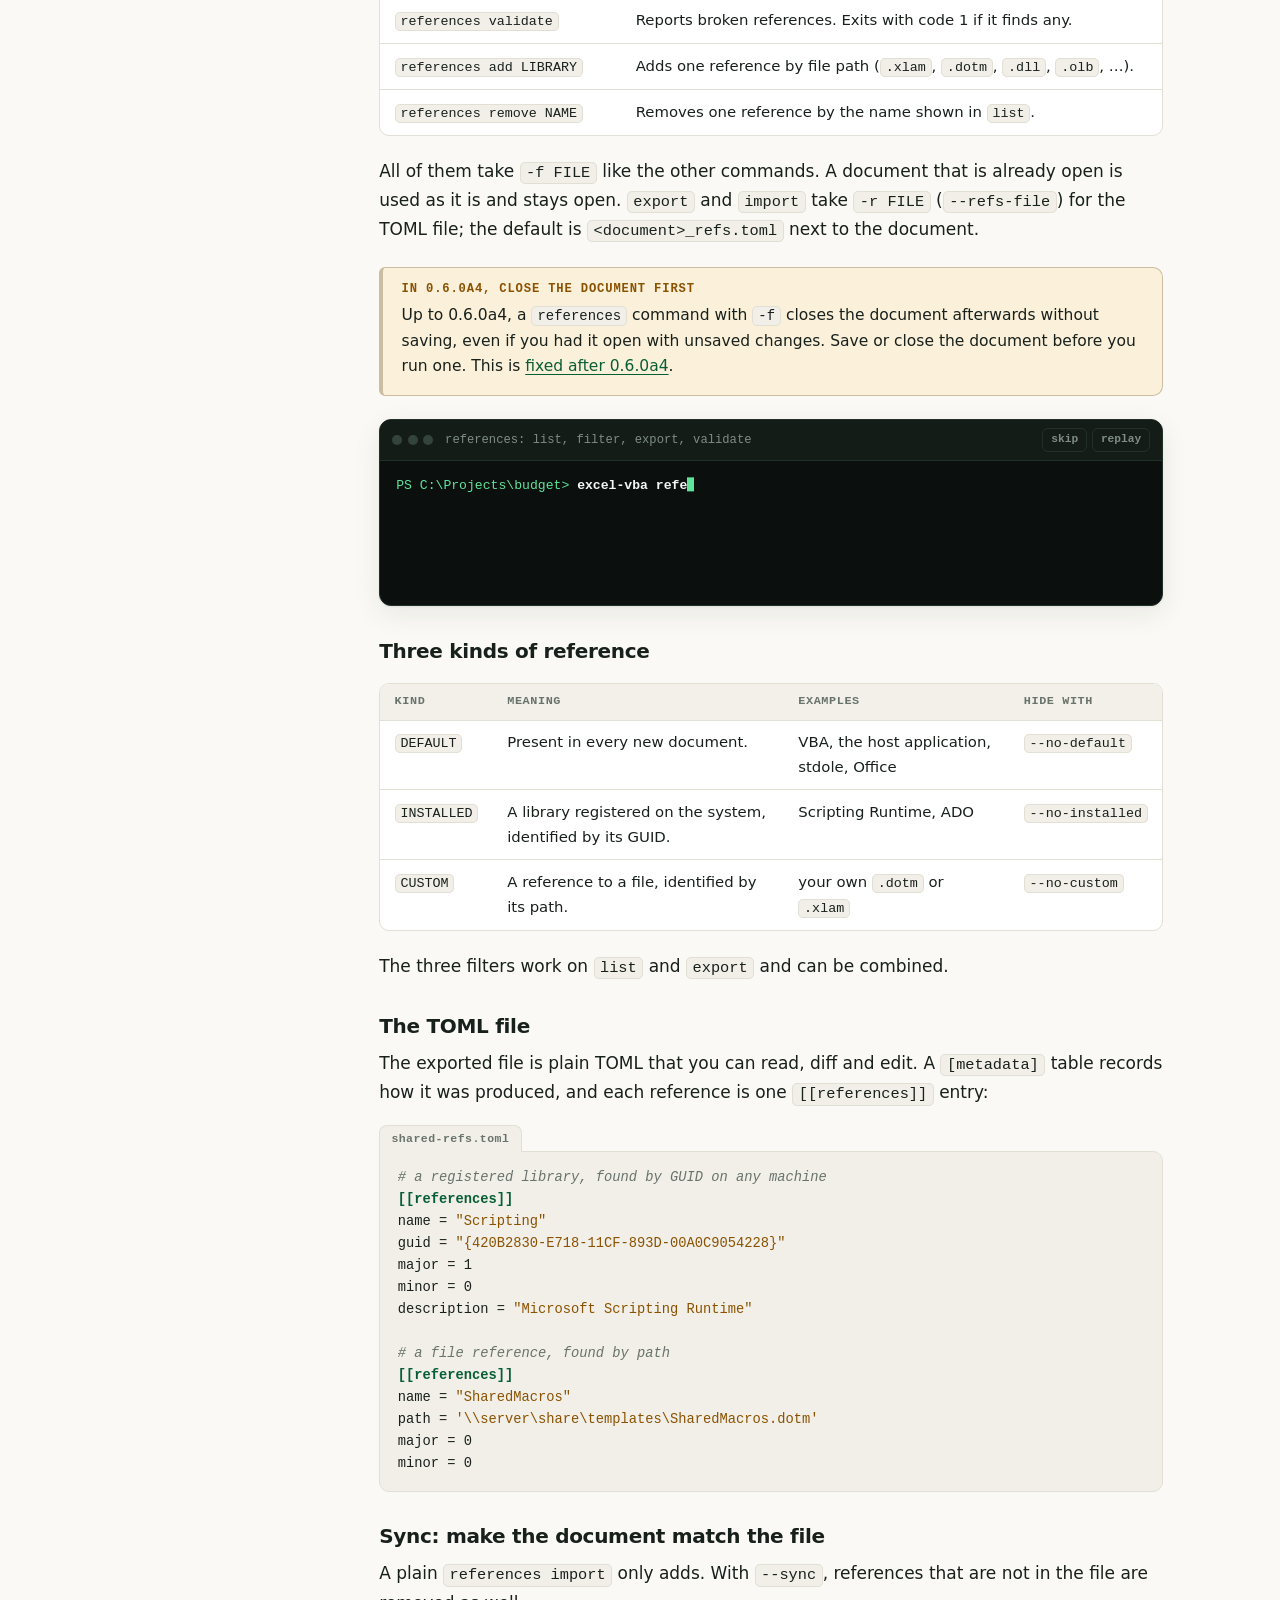
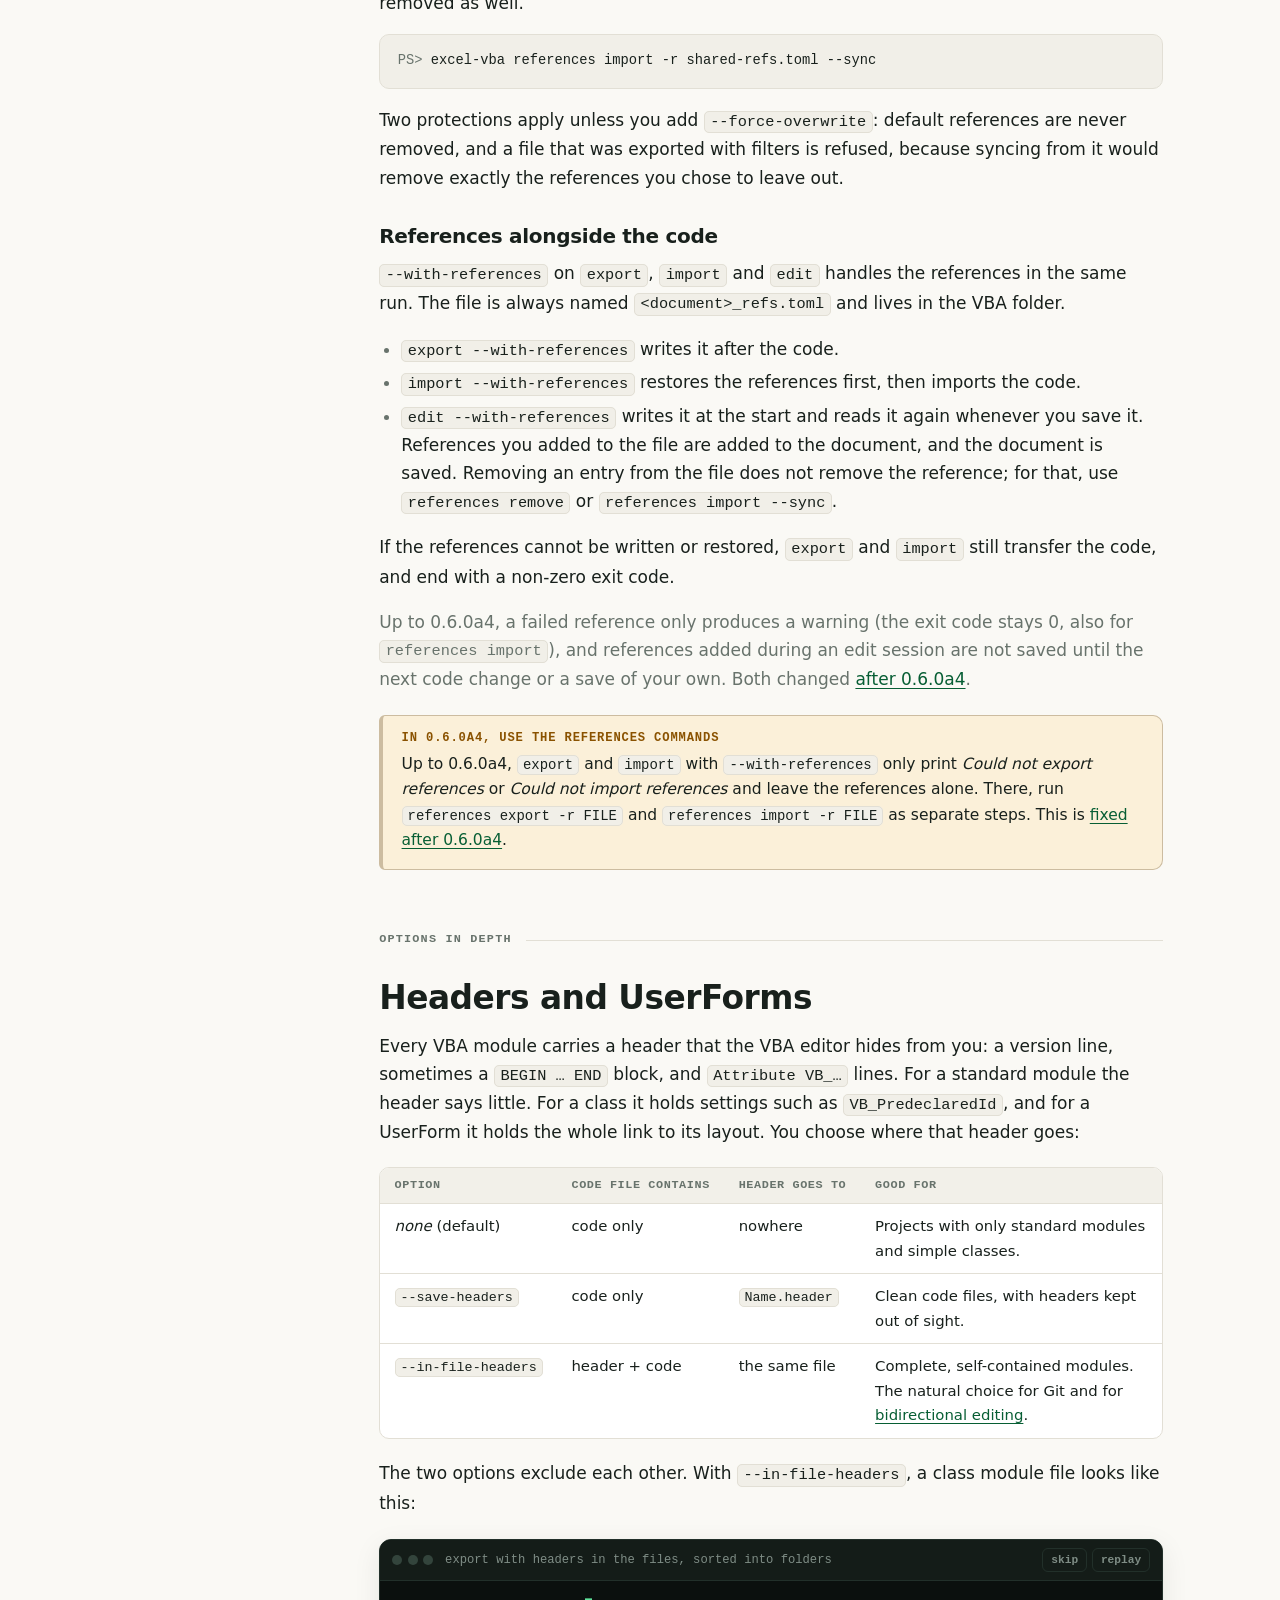
<file: website/public/guide.html>
<!doctype html>
<html lang="en">
<head>
  <meta charset="utf-8">
  <meta name="viewport" content="width=device-width, initial-scale=1">
  <title>Guide · vba-edit</title>
  <meta name="description" content="The complete guide to vba-edit: every command and option for editing, exporting and importing VBA in Excel, Word, PowerPoint and Access, with worked examples.">
  <link rel="icon" href="favicon.png" type="image/png">
  <link rel="stylesheet" href="assets/site.css">
  <script src="assets/theme.js"></script>
</head>
<body>
<a class="skip" href="#main">Skip to content</a>

<header class="topbar">
  <div class="wrap">
    <a class="brand" href="index.html" aria-label="vba-edit home">
      <span class="brand-mark" aria-hidden="true">vba-<br>edit</span>
      <span class="brand-text">vba-edit<span class="caret" aria-hidden="true"></span></span>
    </a>
    <nav class="nav" aria-label="Main">
      <a href="quickstart.html">Quickstart</a>
      <a href="guide.html" aria-current="page">Guide</a>
    </nav>
    <span class="spacer"></span>
    <a class="icon-btn" href="https://github.com/markuskiller/vba-edit" aria-label="vba-edit on GitHub">
      <svg viewBox="0 0 16 16" fill="currentColor" aria-hidden="true"><path d="M8 0C3.58 0 0 3.58 0 8c0 3.54 2.29 6.53 5.47 7.59.4.07.55-.17.55-.38 0-.19-.01-.82-.01-1.49-2.01.37-2.53-.49-2.69-.94-.09-.23-.48-.94-.82-1.13-.28-.15-.68-.52-.01-.53.63-.01 1.08.58 1.23.82.72 1.21 1.87.87 2.33.66.07-.52.28-.87.51-1.07-1.78-.2-3.64-.89-3.64-3.95 0-.87.31-1.59.82-2.15-.08-.2-.36-1.02.08-2.12 0 0 .67-.21 2.2.82.64-.18 1.32-.27 2-.27s1.36.09 2 .27c1.53-1.04 2.2-.82 2.2-.82.44 1.1.16 1.92.08 2.12.51.56.82 1.27.82 2.15 0 3.07-1.87 3.75-3.65 3.95.29.25.54.73.54 1.48 0 1.07-.01 1.93-.01 2.2 0 .21.15.46.55.38A8.01 8.01 0 0 0 16 8c0-4.42-3.58-8-8-8Z"/></svg>
    </a>
    <button class="icon-btn" type="button" data-theme-toggle aria-label="Switch between light and dark theme">
      <svg class="only-light" viewBox="0 0 24 24" fill="none" stroke="currentColor" stroke-width="2" stroke-linecap="round" aria-hidden="true"><path d="M21 12.8A9 9 0 1 1 11.2 3a7 7 0 0 0 9.8 9.8Z"/></svg>
      <svg class="only-dark" viewBox="0 0 24 24" fill="none" stroke="currentColor" stroke-width="2" stroke-linecap="round" aria-hidden="true"><circle cx="12" cy="12" r="4"/><path d="M12 2v2M12 20v2M4.9 4.9l1.4 1.4M17.7 17.7l1.4 1.4M2 12h2M20 12h2M4.9 19.1l1.4-1.4M17.7 6.3l1.4-1.4"/></svg>
    </button>
  </div>
</header>

<div class="wrap">
  <div class="page-head">
    <p class="eyebrow">Guide · describes 0.6.0</p>
    <h1>Everything vba-edit does</h1>
    <p class="lede">Every command and option, what ends up on disk, the experimental two-way sync, and worked examples. New here? The <a href="quickstart.html">quickstart</a> takes five minutes.</p>
    <div class="setup" role="group" aria-label="Your setup">
      <span class="setup-label">Your setup</span>
      <span class="seg" role="group" aria-label="Office application">
        <button type="button" data-tool="excel"><i class="dot"></i>Excel</button>
        <button type="button" data-tool="word"><i class="dot"></i>Word</button>
        <button type="button" data-tool="powerpoint"><i class="dot"></i>PowerPoint</button>
        <button type="button" data-tool="access"><i class="dot"></i>Access</button>
      </span>
      <span class="seg" role="group" aria-label="How you run the tool">
        <button type="button" data-run="installed">installed</button>
        <button type="button" data-run="uvx">uvx</button>
        <button type="button" data-run="exe">.exe</button>
      </span>
      <span class="setup-hint">Commands follow your choice. Recordings were made with Excel.</span>
    </div>
  </div>

  <div class="doc">
    <div>
      <button class="btn btn-ghost toc-toggle" type="button" aria-expanded="false">Contents</button>
      <nav class="toc" aria-label="Guide contents">
        <input class="toc-search" type="search" placeholder="Filter the guide ( / )" aria-label="Filter the guide by keyword">
        <p class="none">Nothing matches. Try a shorter word.</p>
        <h2>Get going</h2>
        <ul>
          <li><a href="#overview">Overview</a></li>
          <li><a href="#install">Install</a></li>
          <li><a href="#trust">Allow VBA access</a></li>
          <li><a href="#editor-setup">Editor setup</a></li>
        </ul>
        <h2>Concepts</h2>
        <ul>
          <li><a href="#files">What ends up on disk</a></li>
          <li><a href="#document">Which document is used</a></li>
        </ul>
        <h2>Commands</h2>
        <ul>
          <li><a href="#edit">edit</a></li>
          <li><a href="#export">export</a></li>
          <li><a href="#import">import</a></li>
          <li><a href="#check">check</a></li>
          <li><a href="#config-gen">config-gen</a></li>
          <li><a href="#references">references</a></li>
        </ul>
        <h2>Options in depth</h2>
        <ul>
          <li><a href="#headers">Headers and UserForms</a></li>
          <li><a href="#folders">Rubberduck folders</a></li>
          <li><a href="#filter">Module filter</a></li>
          <li><a href="#encoding">Encoding</a></li>
          <li><a href="#safety">Safety prompts</a></li>
          <li><a href="#output">Logs and colours</a></li>
        </ul>
        <h2>Two-way sync</h2>
        <ul>
          <li><a href="#bidirectional">Bidirectional editing</a></li>
        </ul>
        <h2>Configuration</h2>
        <ul>
          <li><a href="#config">Config files</a></li>
        </ul>
        <h2>Per application</h2>
        <ul>
          <li><a href="#apps">Excel, Word, PowerPoint, Access</a></li>
        </ul>
        <h2>Use cases</h2>
        <ul>
          <li><a href="#uc-git">Version control</a></li>
          <li><a href="#uc-ai">AI assistants</a></li>
          <li><a href="#uc-team">Team setup</a></li>
          <li><a href="#uc-vendor">Vendor code</a></li>
          <li><a href="#uc-refactor">Offline refactoring</a></li>
          <li><a href="#uc-access">Access databases</a></li>
          <li><a href="#uc-auto">Scripts and automation</a></li>
        </ul>
        <h2>Reference</h2>
        <ul>
          <li><a href="#troubleshooting">Troubleshooting</a></li>
          <li><a href="#limits">Known limitations</a></li>
          <li><a href="#versions">Versions</a></li>
          <li><a href="#help">Getting help</a></li>
        </ul>
      </nav>
    </div>

    <main id="main" class="prose">

      <!-- ═════════════════════════════ GET GOING ═════════════════════════════ -->
      <section id="overview">
        <h2>Overview</h2>
        <p>vba-edit is a set of command-line tools for Windows that move VBA code between an Office file and a folder of text files. There is one tool per application, and they all work the same way:</p>
        <div class="table-wrap"><table>
          <thead><tr><th>Tool</th><th>Application</th><th>Typical files</th></tr></thead>
          <tbody>
            <tr><td><code data-fixed>excel-vba</code></td><td>Excel</td><td><code data-fixed>.xlsm</code> <code data-fixed>.xlsb</code> <code data-fixed>.xls</code></td></tr>
            <tr><td><code data-fixed>word-vba</code></td><td>Word</td><td><code data-fixed>.docm</code></td></tr>
            <tr><td><code data-fixed>powerpoint-vba</code></td><td>PowerPoint</td><td><code data-fixed>.pptm</code></td></tr>
            <tr><td><code data-fixed>access-vba</code></td><td>Access</td><td><code data-fixed>.accdb</code> <code data-fixed>.mdb</code></td></tr>
          </tbody>
        </table></div>
        <p>Each tool has the same six commands:</p>
        <div class="table-wrap"><table>
          <thead><tr><th>Command</th><th>What it does</th></tr></thead>
          <tbody>
            <tr><td><a href="#edit"><code data-fixed>edit</code></a></td><td>Exports the code, then watches the folder and copies every saved change into Office until you stop it.</td></tr>
            <tr><td><a href="#export"><code data-fixed>export</code></a></td><td>Writes all modules to files, once.</td></tr>
            <tr><td><a href="#import"><code data-fixed>import</code></a></td><td>Reads the files and updates the modules in the document, once.</td></tr>
            <tr><td><a href="#check"><code data-fixed>check</code></a></td><td>Tests whether Office lets programs reach the VBA project.</td></tr>
            <tr><td><a href="#config-gen"><code data-fixed>config-gen</code></a></td><td>Opens a window that builds a config file.</td></tr>
            <tr><td><a href="#references"><code data-fixed>references</code></a></td><td>Lists, validates, exports and restores library references.</td></tr>
          </tbody>
        </table></div>
        <p>Every command explains itself with <code>excel-vba &lt;command&gt; --help</code>.</p>
        <div class="callout warn">
          <p class="callout-title">Beta software</p>
          <p>vba-edit writes into your Office files. Keep a backup of anything important, keep the exported code in version control, and run <code data-fixed>export</code> again after you change a form layout or module properties in Office.</p>
        </div>
      </section>

      <section id="install">
        <h2>Install</h2>
        <p><strong>Requirements:</strong> Windows, and a desktop installation of the Office application you want to work with. The Python routes need Python 3.11 or later for 0.6.0; the stable 0.5.1 also runs on Python 3.10.</p>
        <div class="tabs">
          <div class="tablist" role="tablist" aria-label="Ways to run vba-edit">
            <button type="button">uvx</button>
            <button type="button">pip</button>
            <button type="button">Windows .exe</button>
          </div>
          <div class="tabpanel">
            <p>With <a href="https://docs.astral.sh/uv/">uv</a> installed, <code data-fixed>uvx</code> runs a tool without installing it. This is the quickest way to try vba-edit.</p>
            <pre class="cmd" data-fixed><span class="p">PS&gt; </span>uvx excel-vba edit -f Budget.xlsm
<span class="p">PS&gt; </span>uvx word-vba export -f Letter.docm</pre>
            <p>The first run downloads the latest stable release. Later runs reuse that copy, so a new release does not arrive by itself: add <code data-fixed>@latest</code> to fetch it, and ask for the version when in doubt.</p>
            <pre class="cmd" data-fixed><span class="p">PS&gt; </span>uvx excel-vba@latest --version    <span class="c"># fetch the newest release and show its number</span>
<span class="p">PS&gt; </span>uvx excel-vba --version           <span class="c"># the copy that plain uvx runs</span></pre>
            <p class="muted">If you have installed a tool with <code data-fixed>uv tool install</code>, <code data-fixed>uvx</code> runs that installed version instead; <code data-fixed>uv tool upgrade</code> updates it.</p>
          </div>
          <div class="tabpanel">
            <p>One package installs all four tools into your Python environment.</p>
            <pre class="cmd" data-fixed><span class="p">PS&gt; </span>pip install -U vba-edit</pre>
            <p>The optional <a href="#apps-excel">xlwings wrapper</a> for Excel needs xlwings as well: <code data-fixed>pip install -U "vba-edit[all]"</code>.</p>
          </div>
          <div class="tabpanel">
            <p>Standalone executables need no Python. Download them from the <strong>Assets</strong> section of the <a href="https://github.com/markuskiller/vba-edit/releases/latest">latest release</a>: <code data-fixed>excel-vba.exe</code>, <code data-fixed>word-vba.exe</code>, <code data-fixed>powerpoint-vba.exe</code>, <code data-fixed>access-vba.exe</code>.</p>
            <p>Open a terminal in the folder you saved them to and start them with a leading <code data-fixed>.\</code>, because PowerShell does not run a program from the current folder otherwise. To call them from any folder, add that folder to your <code data-fixed>PATH</code> and leave the <code data-fixed>.\</code> out.</p>
            <pre class="cmd" data-fixed><span class="p">PS&gt; </span>.\excel-vba.exe --version</pre>
            <p>The executables are not code-signed. Windows SmartScreen and some antivirus products warn about unsigned programs; the <a href="https://github.com/markuskiller/vba-edit/blob/main/SECURITY_VERIFICATION.md">verification guide</a> explains how to check the published SHA256 checksums and build attestations, and <a href="https://github.com/markuskiller/vba-edit/issues/24">issue 24</a> has the background.</p>
          </div>
        </div>

        <h3 id="install-prerelease">Installing the 0.6.0 pre-release</h3>
        <p>Features marked <span class="badge new">0.6</span> in this guide are in the pre-release 0.6.0a4, not yet in the stable 0.5.1. Pre-releases are published to TestPyPI, with executables on GitHub. None of the routes above picks one up by itself; how you get it depends on how you run the tool.</p>
        <div class="tabs">
          <div class="tablist" role="tablist" aria-label="Ways to get the pre-release">
            <button type="button">pip</button>
            <button type="button">uv</button>
            <button type="button">uvx</button>
            <button type="button">Windows .exe</button>
          </div>
          <div class="tabpanel">
            <p>Name the version, and TestPyPI as the first place to look:</p>
            <pre class="cmd" data-fixed><span class="p">PS&gt; </span>pip install -i https://test.pypi.org/simple/ --extra-index-url https://pypi.org/simple/ vba-edit==0.6.0a4</pre>
          </div>
          <div class="tabpanel">
            <p>Into an environment managed by uv. One extra flag is needed because TestPyPI carries placeholder packages named like some dependencies:</p>
            <pre class="cmd" data-fixed><span class="p">PS&gt; </span>uv pip install vba-edit==0.6.0a4 --index https://test.pypi.org/simple/ --default-index https://pypi.org/simple/ --index-strategy unsafe-best-match</pre>
          </div>
          <div class="tabpanel">
            <p>Without installing: name the package and its version with <code data-fixed>--from</code>, and give both package indexes. The tool and its arguments come last.</p>
            <pre class="cmd" data-fixed><span class="p">PS&gt; </span>uvx --from vba-edit==0.6.0a4 --index https://test.pypi.org/simple/ --default-index https://pypi.org/simple/ --index-strategy unsafe-best-match excel-vba --version</pre>
          </div>
          <div class="tabpanel">
            <p>Open the <a href="https://github.com/markuskiller/vba-edit/releases">releases page</a> and find the entry marked <em>Pre-release</em>; its <strong>Assets</strong> hold the four executables. The <em>latest release</em> link further up always leads to the stable version.</p>
          </div>
        </div>
        <p>Whichever route you take, <code>excel-vba --version</code> should report <code data-fixed>0.6.0a4</code> afterwards.</p>
      </section>

      <section id="trust">
        <h2>Allow VBA access</h2>
        <p>Excel, Word and PowerPoint refuse programmatic access to VBA code until you switch it on, once per application:</p>
        <p class="crumbs" aria-label="Path in the Office menus"><span>File</span><i>›</i><span>Options</span><i>›</i><span>Trust Center</span><i>›</i><span>Trust Center Settings…</span><i>›</i><span>Macro Settings</span><i>›</i><span>☑ Trust access to the VBA project object model</span></p>
        <p>Access has no such checkbox. It needs the database to be trusted instead: keep it in a trusted location or enable its content when Access asks.</p>
        <p>Without this, commands stop with <em>Cannot access VBA project</em> and point you to the Trust Center. The <a href="#check"><code data-fixed>check</code></a> command tests the setting for you.</p>
        <div class="term" data-cast="check">
          <div class="term-bar"><span class="term-dots" aria-hidden="true"><i></i><i></i><i></i></span><span class="term-title">check</span></div>
          <pre class="term-body" tabindex="0">PS C:\Projects\budget&gt; excel-vba check</pre>
        </div>
      </section>

      <section id="editor-setup">
        <h2>Editor setup</h2>
        <p>Any editor works. Two things are worth setting up: the file <strong>encoding</strong> and <strong>syntax highlighting</strong>.</p>
        <p>The VBA editor is not Unicode-aware; it stores code in the Windows code page of your system, which is Windows-1252 on Western European and US systems. vba-edit writes files in that same encoding by default, so your editor should read and save them the same way. Otherwise umlauts, accents and symbols such as € get mangled on the way back.</p>
        <p>For VS Code, add this to your user <code data-fixed>settings.json</code> (and to each profile, if you use profiles). A VBA language extension provides the <code data-fixed>vba</code> language mode.</p>
        <div class="codebox" data-label="settings.json">
<pre data-copy data-fixed>"[vba]": {
    "files.encoding": "windows1252"
},
"files.associations": {
    "*.bas": "vba",
    "*.cls": "vba",
    "*.frm": "vba"
}</pre>
        </div>
        <p>If your system uses another code page, or you pass a different <a href="#encoding"><code data-fixed>--encoding</code></a>, set the same one here.</p>
      </section>

      <!-- ═════════════════════════════ CONCEPTS ═════════════════════════════ -->
      <p class="part">Concepts</p>

      <section id="files">
        <h2>What ends up on disk</h2>
        <p>Each component of the VBA project becomes one file, named after the component:</p>
        <div class="table-wrap"><table>
          <thead><tr><th>In the VBA project</th><th>File</th><th>Notes</th></tr></thead>
          <tbody>
            <tr><td>Standard module</td><td><code data-fixed>Name.bas</code></td><td></td></tr>
            <tr><td>Class module</td><td><code data-fixed>Name.cls</code></td><td></td></tr>
            <tr><td>UserForm</td><td><code data-fixed>Name.frm</code> + <code data-fixed>Name.frx</code></td><td>The <code data-fixed>.frx</code> holds the binary layout. Needs a <a href="#headers">header option</a>.</td></tr>
            <tr><td>Document module</td><td><code data-fixed>Name.cls</code></td><td><code data-fixed>ThisWorkbook</code>, sheet modules, <code data-fixed>ThisDocument</code>, slide modules, and Access <code data-fixed>Form_…</code> / <code data-fixed>Report_…</code> code.</td></tr>
          </tbody>
        </table></div>
        <p>The sample workbook used throughout these docs exports like this:</p>
        <div class="term" data-cast="export">
          <div class="term-bar"><span class="term-dots" aria-hidden="true"><i></i><i></i><i></i></span><span class="term-title">export, then a look at the result</span></div>
          <pre class="term-body" tabindex="0">PS C:\Projects\budget&gt; excel-vba export -f Budget.xlsm --vba-directory src
PS C:\Projects\budget&gt; Get-ChildItem src -Name
PS C:\Projects\budget&gt; Get-Content src\Reporting.bas</pre>
        </div>
        <p>Depending on the options you use, a few more files can appear in the same folder:</p>
        <dl class="opts">
          <div><dt>Name.header</dt><dd>The module's header (version line, attributes), written by <a href="#headers"><code data-fixed>--save-headers</code></a>.</dd></div>
          <div><dt>vba_metadata.json</dt><dd>Written by <code data-fixed>--save-metadata</code>, and automatically whenever UserForms are exported. It records the source document, the export date, the header mode and the encoding and type of each module. vba-edit uses it to notice when you switch header mode.</dd></div>
          <div><dt>&lt;document&gt;_refs.toml</dt><dd>The project's library references, written by <a href="#with-references"><code data-fixed>--with-references</code></a>.</dd></div>
          <div><dt>.vba-edit/</dt><dd>State and recovery snapshots of <a href="#bidirectional">bidirectional editing</a>. Keep it out of Git, but do not delete it between sessions.</dd></div>
        </dl>
        <p><strong>Where the folder is.</strong> By default the files are written next to the document. <code data-fixed>--vba-directory DIR</code> chooses another folder and creates it if needed; a relative path is taken from the directory you run the command in. The value may contain <a href="#placeholders">placeholders</a> such as <code data-fixed>{file.name}</code>.</p>
        <p><strong>Document modules in other languages.</strong> Office names these modules in its interface language: <code data-fixed>ThisWorkbook</code> is <code data-fixed>DieseArbeitsmappe</code> in German and <code data-fixed>CeClasseur</code> in French, sheets are <code data-fixed>Tabelle1</code> or <code data-fixed>Feuil1</code>. vba-edit recognises the common localized names, and otherwise goes by the module's header and by what already exists in the document.</p>
      </section>

      <section id="document">
        <h2>Which document is used</h2>
        <p>Every command that works on a document accepts <code data-fixed>--file</code> (short <code data-fixed>-f</code>). Without it, the tool uses the document that is currently active in the application. With it, the tool opens the file if it is not open yet.</p>
        <pre class="cmd"><span class="p">PS&gt; </span>excel-vba export                          <span class="c"># the active <span data-app-noun>workbook</span></span>
<span class="p">PS&gt; </span>excel-vba export -f Budget.xlsm           <span class="c"># this file</span></pre>
        <p>If nothing is open and no file is given, the command stops and asks for <code data-fixed>--file</code>.</p>
        <h3>File types</h3>
        <p>The everyday formats are <code data-fixed>.xlsm</code>, <code data-fixed>.xlsb</code>, <code data-fixed>.xls</code> for Excel, <code data-fixed>.docm</code> for Word, <code data-fixed>.pptm</code> for PowerPoint, and <code data-fixed>.accdb</code>, <code data-fixed>.mdb</code> for Access. Templates and add-ins (<code data-fixed>.xltm</code>, <code data-fixed>.xlam</code>, <code data-fixed>.dotm</code>, <code data-fixed>.potm</code> and so on) are recognised as belonging to their application and are likely to work, but have seen little testing.</p>
        <p>Hand a file to the wrong tool, say a workbook to <code data-fixed>word-vba</code>, and you get an <em>extension mismatch</em> message naming the tool to use instead.</p>
        <h3>What stays open afterwards</h3>
        <div class="table-wrap"><table>
          <thead><tr><th>Command</th><th>Document it opened itself</th><th>Document that was already open</th></tr></thead>
          <tbody>
            <tr><td><code data-fixed>export</code></td><td>Closed again without saving; the application is closed too if vba-edit started it. <code data-fixed>--keep-open</code> leaves both open.</td><td>Left open, untouched <span class="badge new">0.6</span></td></tr>
            <tr><td><code data-fixed>import</code></td><td>Saved and left open.</td><td>Saved and left open.</td></tr>
            <tr><td><code data-fixed>edit</code></td><td>Left open; saved after each synced change.</td><td>Left open; saved after each synced change.</td></tr>
          </tbody>
        </table></div>
        <p class="muted">In 0.5.1, <code data-fixed>export</code> closed a document that was already open without saving it. Save before exporting if you are on the stable release.</p>
      </section>

      <!-- ═════════════════════════════ COMMANDS ═════════════════════════════ -->
      <p class="part">Commands</p>

      <section id="edit">
        <h2>edit</h2>
        <p>The command you will use most. It exports the code, then keeps running and copies each saved file into the document.</p>
        <div class="synopsis"><b>excel-vba edit</b> [-f FILE] [--vba-directory DIR]
    [--save-headers | --in-file-headers] [--save-metadata]
    [--rubberduck-folders] [--include PATTERN …] [--exclude PATTERN …]
    [--encoding ENC | --detect-encoding] [--with-references]
    [--bidirectional [--sync-resolve {office,files} --sync-component NAME]]
    [--open-folder] [--force-overwrite] [--conf FILE]
    [--verbose] [--logfile [FILE]] [--no-color]</div>
        <div class="term" data-cast="edit">
          <div class="term-bar"><span class="term-dots" aria-hidden="true"><i></i><i></i><i></i></span><span class="term-title">a complete edit session</span></div>
          <pre class="term-body" tabindex="0">PS C:\Projects\budget&gt; excel-vba edit -f Budget.xlsm --vba-directory src</pre>
        </div>
        <h3>What happens, step by step</h3>
        <ol>
          <li><strong>Start.</strong> Modules that have no file yet are exported. Files that already exist are left as they are, and they are not pushed into Office at this point either. If your files are newer than the document, run <code data-fixed>import</code> once before you start.</li>
          <li><strong>Watch.</strong> The folder is watched for <code data-fixed>.bas</code>, <code data-fixed>.cls</code> and <code data-fixed>.frm</code> files (including subfolders with <a href="#folders"><code data-fixed>--rubberduck-folders</code></a>).</li>
          <li><strong>Save.</strong> When you save a file, its module is updated in the document and the document is saved. A new file becomes a new module.</li>
          <li><strong>Stop.</strong> <kbd>Ctrl</kbd>+<kbd>C</kbd> ends the session. The document stays open.</li>
        </ol>
        <div class="callout warn">
          <p class="callout-title">Three things to know</p>
          <ul>
            <li><strong>Deleting a file deletes the module</strong> in the VBA project. Document modules such as <code data-fixed>ThisWorkbook</code> cannot be deleted and stay.</li>
            <li><strong>Changes typed into the VBA editor are not copied back</strong> to your files. Run <code data-fixed>export</code> to fetch them, or use <a href="#bidirectional"><code data-fixed>--bidirectional</code></a>.</li>
            <li><strong>Closing the document ends the session.</strong> Edits you save afterwards are not lost, because they are in your files, but nothing applies them by itself: a new edit session leaves existing files alone (step 1). Run <code data-fixed>import</code> once, then start <code data-fixed>edit</code> again.</li>
          </ul>
        </div>
        <p>Editing a <code data-fixed>.header</code> file on its own does not trigger a sync. Save the matching code file as well and the whole module is brought across.</p>
        <p>Two options exist only on other commands: <code data-fixed>--skip-empty</code> (export and import) and <code data-fixed>--keep-open</code> (export).</p>
      </section>

      <section id="export">
        <h2>export</h2>
        <p>Writes every module to a file, once. Use it for a first snapshot, before a commit, or to fetch changes that were made in the VBA editor.</p>
        <div class="synopsis"><b>excel-vba export</b> [-f FILE] [--vba-directory DIR]
    [--save-headers | --in-file-headers] [--save-metadata]
    [--rubberduck-folders] [--include PATTERN …] [--exclude PATTERN …]
    [--encoding ENC | --detect-encoding] [--with-references]
    [--skip-empty] [--keep-open] [--open-folder] [--force-overwrite]
    [--conf FILE] [--verbose] [--logfile [FILE]] [--no-color]</div>
        <dl class="opts">
          <div><dt>--skip-empty</dt><dd>Leaves out modules without code. Handy for workbooks with dozens of empty sheet modules.</dd></div>
          <div><dt>--keep-open</dt><dd>Keeps the document open after the export, for a look at the result. Without it, a document that vba-edit opened is closed again.</dd></div>
          <div><dt>--open-folder</dt><dd>Opens the export folder in File Explorer when done.</dd></div>
          <div><dt>--force-overwrite</dt><dd>Skips the <a href="#safety">confirmation prompts</a>. Meant for scripts.</dd></div>
          <div><dt>--save-metadata <small>-m</small></dt><dd>Writes <code data-fixed>vba_metadata.json</code> beside the code (see <a href="#files">what ends up on disk</a>).</dd></div>
        </dl>
        <p>If the folder already contains VBA files, <code data-fixed>export</code> asks before it replaces them. See <a href="#safety">safety prompts</a> for what that looks like.</p>
        <h3 id="export-result">Result and exit code</h3>
        <p>If a module cannot be exported, the others are still written. The run then ends with a message such as <code data-fixed>1 of 5 VBA components could not be exported: Broken</code> and a non-zero exit code, and an <code data-fixed>edit</code> session does not start. Fix the cause, or leave the module out with <a href="#filter"><code data-fixed>--exclude</code></a>.</p>
        <p class="muted">Up to 0.6.0a4, such an export logs the error for the module and still ends with exit code 0, even if no module could be exported. Read its output before relying on the files. Reported with an exit code <a href="#after-a4">after 0.6.0a4</a>.</p>
      </section>

      <section id="import">
        <h2>import</h2>
        <p>Reads the files in the folder and updates the document, once. It is the counterpart to <code data-fixed>export</code> and what you run after editing without a live session.</p>
        <div class="synopsis"><b>excel-vba import</b> [-f FILE] [--vba-directory DIR]
    [--rubberduck-folders] [--include PATTERN …] [--exclude PATTERN …]
    [--encoding ENC | --detect-encoding] [--with-references] [--skip-empty]
    [--conf FILE] [--verbose] [--logfile [FILE]] [--no-color]</div>
        <p>There are no header options here because none are needed. For each file, <code data-fixed>import</code> looks for a header inside the file first, then for a separate <code data-fixed>.header</code> file, and otherwise creates a minimal one.</p>
        <h3>What import does to each kind of module</h3>
        <div class="table-wrap"><table>
          <thead><tr><th>Module</th><th>How it is updated</th></tr></thead>
          <tbody>
            <tr><td>Standard module</td><td>Its code is replaced in place; a new file creates a new module.</td></tr>
            <tr><td>Class module</td><td>Code is replaced in place when the header is unchanged. Only a changed header, or member attributes such as <code data-fixed>VB_UserMemId</code>, cause the module to be removed and imported afresh. <span class="badge new">0.6</span> A class that is new to the document is imported together with its header, whether that is in the file or in a <code data-fixed>.header</code> file.</td></tr>
            <tr><td>UserForm</td><td>Imported as a whole, with its <code data-fixed>.frx</code>. A <code data-fixed>.frm</code> without any header is refused, and the form in the document is left as it was. <span class="badge new">0.6</span></td></tr>
            <tr><td>Document module</td><td>Code is replaced in place. These modules belong to the document and cannot be created by an import.</td></tr>
          </tbody>
        </table></div>
        <p>Modules that exist in the document but have no file are left alone: <code data-fixed>import</code> never deletes anything.</p>
        <p><strong>If an update fails, the module is put back as it was.</strong> After a failed code replacement that is the previous code. A class module or UserForm that has to be replaced as a whole is copied first, a form together with its layout, and the copy is imported again when the new version cannot be. The file is then reported as failed, and the document still holds the original.</p>
        <p class="muted">Up to 0.6.0a4 only code replacements are undone. There, a class module or UserForm whose re-import fails is missing from the document afterwards, and stays missing until an import of its file succeeds; your files still have it. Also up to 0.6.0a4, a class that is new to the document and has a separate <code data-fixed>.header</code> file is created with default attributes, so <code data-fixed>VB_PredeclaredId</code> and the like only arrive with a second import. Both are fixed <a href="#after-a4">after 0.6.0a4</a>.</p>
        <h3>Result and exit code <span class="badge new">0.6</span></h3>
        <p>The run ends with a summary such as <code data-fixed>Imported 4 of 5 VBA files; 1 failed: Broken.bas</code>, and the exit code is non-zero when a file could not be imported. Scripts and coding agents can rely on that. The document is saved and left open.</p>
        <p>To import only some files, add a <a href="#filter">module filter</a>:</p>
        <pre class="cmd"><span class="p">PS&gt; </span>excel-vba import -f Budget.xlsm --vba-directory src --include "Rep*" Helpers.bas</pre>
      </section>

      <section id="check">
        <h2>check</h2>
        <p>Tests whether the application lets vba-edit reach VBA projects, and tells you what to change if not.</p>
        <pre class="cmd"><span class="p">PS&gt; </span>excel-vba check          <span class="c"># this application</span>
<span class="p">PS&gt; </span>excel-vba check all      <span class="c"># Excel, Word, PowerPoint and Access</span></pre>
        <p>The check creates a scratch file in a temporary folder of its own, tries to read its VBA project, then closes the scratch file and removes the folder. It starts the application if needed and closes it again; an application you already had open stays open, with your documents untouched. If Access already has a database open, the check looks at that database's project and creates nothing.</p>
        <div class="callout warn">
          <p class="callout-title">Up to 0.6.0a4: empty folder, application closed</p>
          <p>In 0.5.1 and the pre-releases up to 0.6.0a4, the scratch file is created in the current directory as <code data-fixed>test.xlsm</code>, <code data-fixed>test.docm</code>, <code data-fixed>test.pptm</code> or <code data-fixed>test.accdb</code>. A file of that name that is already there is overwritten or deleted, and the application is closed at the end even if you had it open. With those versions, run <code data-fixed>check</code> from an empty folder and with the application closed. This is fixed <a href="#after-a4">after 0.6.0a4</a>.</p>
        </div>
      </section>

      <section id="config-gen">
        <h2>config-gen</h2>
        <p>Opens the Config Generator, a small window for building a <a href="#config">config file</a> without writing TOML by hand. It is part of the normal install.</p>
        <pre class="cmd"><span class="p">PS&gt; </span>excel-vba config-gen</pre>
        <figure>
          <div class="shot"><button type="button" aria-label="Enlarge screenshot"><img src="assets/img/config-gen.png" width="1200" height="1148" loading="lazy" alt="The Config Generator window for Excel with file options, header mode choices and a TOML preview"></button></div>
          <figcaption><b>Screenshot.</b> The Config Generator started with <code data-fixed>excel-vba config-gen</code>, with a sample configuration loaded. The lower pane shows the TOML that will be saved.</figcaption>
        </figure>
        <ul>
          <li>The <strong>General</strong> tab has the document and folder pickers, the header mode, the encoding, switches for the remaining options, and fields for include and exclude patterns.</li>
          <li>The <strong>References</strong> tab has the references file and its filters.</li>
          <li>The <strong>TOML Preview</strong> updates as you click. <strong>Open Config…</strong> loads an existing file into the form; <strong>Save Config…</strong> writes it.</li>
        </ul>
        <p>Each tool opens the generator for its own application, so the file picker shows the right file types and Excel gets its extra xlwings switch.</p>
      </section>

      <section id="references">
        <h2>references</h2>
        <p>A VBA project can reference external libraries, such as Microsoft Scripting Runtime, ActiveX Data Objects, or another document or add-in. The references live in the document, which makes them invisible in code review and easy to break when a file moves to another machine. This command makes them visible and portable.</p>
        <div class="callout" data-only="access" hidden>
          <p class="callout-title">Access needs a version after 0.6.0a4</p>
          <p>In 0.6.0a4 the <code data-fixed>references</code> commands and <code data-fixed>--with-references</code> stop with a <em>Reference error</em> when used with <code data-fixed>access-vba</code>. This is <a href="#after-a4">fixed after 0.6.0a4</a>. Note that Access lists its database engine library (DAO) as <code data-fixed>INSTALLED</code>, not as <code data-fixed>DEFAULT</code>.</p>
        </div>
        <div class="table-wrap"><table>
          <thead><tr><th>Subcommand</th><th>What it does</th></tr></thead>
          <tbody>
            <tr><td><code data-fixed>references list</code></td><td>Shows every reference with name, version, GUID, path and description.</td></tr>
            <tr><td><code data-fixed>references export</code></td><td>Writes the references to a TOML file.</td></tr>
            <tr><td><code data-fixed>references import -r FILE</code></td><td>Adds the references from a TOML file. Existing ones are skipped. With <code data-fixed>--sync</code>, also removes references that are not in the file. Exits with code 1 if a reference could not be processed; the others are kept.</td></tr>
            <tr><td><code data-fixed>references validate</code></td><td>Reports broken references. Exits with code 1 if it finds any.</td></tr>
            <tr><td><code data-fixed>references add LIBRARY</code></td><td>Adds one reference by file path (<code data-fixed>.xlam</code>, <code data-fixed>.dotm</code>, <code data-fixed>.dll</code>, <code data-fixed>.olb</code>, …).</td></tr>
            <tr><td><code data-fixed>references remove NAME</code></td><td>Removes one reference by the name shown in <code data-fixed>list</code>.</td></tr>
          </tbody>
        </table></div>
        <p>All of them take <code data-fixed>-f FILE</code> like the other commands. A document that is already open is used as it is and stays open. <code data-fixed>export</code> and <code data-fixed>import</code> take <code data-fixed>-r FILE</code> (<code data-fixed>--refs-file</code>) for the TOML file; the default is <code data-fixed>&lt;document&gt;_refs.toml</code> next to the document.</p>
        <div class="callout warn">
          <p class="callout-title">In 0.6.0a4, close the document first</p>
          <p>Up to 0.6.0a4, a <code data-fixed>references</code> command with <code data-fixed>-f</code> closes the document afterwards without saving, even if you had it open with unsaved changes. Save or close the document before you run one. This is <a href="#after-a4">fixed after 0.6.0a4</a>.</p>
        </div>
        <div class="term" data-cast="references">
          <div class="term-bar"><span class="term-dots" aria-hidden="true"><i></i><i></i><i></i></span><span class="term-title">references: list, filter, export, validate</span></div>
          <pre class="term-body tall" tabindex="0">PS C:\Projects\budget&gt; excel-vba references list -f Budget.xlsm
PS C:\Projects\budget&gt; excel-vba references list -f Budget.xlsm --no-default
PS C:\Projects\budget&gt; excel-vba references export -f Budget.xlsm -r budget-refs.toml --no-default
PS C:\Projects\budget&gt; excel-vba references validate -f Budget.xlsm</pre>
        </div>
        <h3>Three kinds of reference</h3>
        <div class="table-wrap"><table>
          <thead><tr><th>Kind</th><th>Meaning</th><th>Examples</th><th>Hide with</th></tr></thead>
          <tbody>
            <tr><td><code data-fixed>DEFAULT</code></td><td>Present in every new document.</td><td>VBA, the host application, stdole, Office</td><td><code data-fixed>--no-default</code></td></tr>
            <tr><td><code data-fixed>INSTALLED</code></td><td>A library registered on the system, identified by its GUID.</td><td>Scripting Runtime, ADO</td><td><code data-fixed>--no-installed</code></td></tr>
            <tr><td><code data-fixed>CUSTOM</code></td><td>A reference to a file, identified by its path.</td><td>your own <code data-fixed>.dotm</code> or <code data-fixed>.xlam</code></td><td><code data-fixed>--no-custom</code></td></tr>
          </tbody>
        </table></div>
        <p>The three filters work on <code data-fixed>list</code> and <code data-fixed>export</code> and can be combined.</p>
        <h3>The TOML file</h3>
        <p>The exported file is plain TOML that you can read, diff and edit. A <code data-fixed>[metadata]</code> table records how it was produced, and each reference is one <code data-fixed>[[references]]</code> entry:</p>
        <div class="codebox" data-label="shared-refs.toml">
<pre data-fixed><span class="c"># a registered library, found by GUID on any machine</span>
<span class="k">[[references]]</span>
name = <span class="s">"Scripting"</span>
guid = <span class="s">"{420B2830-E718-11CF-893D-00A0C9054228}"</span>
major = 1
minor = 0
description = <span class="s">"Microsoft Scripting Runtime"</span>

<span class="c"># a file reference, found by path</span>
<span class="k">[[references]]</span>
name = <span class="s">"SharedMacros"</span>
path = <span class="s">'\\server\share\templates\SharedMacros.dotm'</span>
major = 0
minor = 0</pre>
        </div>
        <h3>Sync: make the document match the file</h3>
        <p>A plain <code data-fixed>references import</code> only adds. With <code data-fixed>--sync</code>, references that are not in the file are removed as well.</p>
        <pre class="cmd"><span class="p">PS&gt; </span>excel-vba references import -r shared-refs.toml --sync</pre>
        <p>Two protections apply unless you add <code data-fixed>--force-overwrite</code>: default references are never removed, and a file that was exported with filters is refused, because syncing from it would remove exactly the references you chose to leave out.</p>
        <h3 id="with-references">References alongside the code</h3>
        <p><code data-fixed>--with-references</code> on <code data-fixed>export</code>, <code data-fixed>import</code> and <code data-fixed>edit</code> handles the references in the same run. The file is always named <code data-fixed>&lt;document&gt;_refs.toml</code> and lives in the VBA folder.</p>
        <ul>
          <li><code data-fixed>export --with-references</code> writes it after the code.</li>
          <li><code data-fixed>import --with-references</code> restores the references first, then imports the code.</li>
          <li><code data-fixed>edit --with-references</code> writes it at the start and reads it again whenever you save it. References you added to the file are added to the document, and the document is saved. Removing an entry from the file does not remove the reference; for that, use <code data-fixed>references remove</code> or <code data-fixed>references import --sync</code>.</li>
        </ul>
        <p>If the references cannot be written or restored, <code data-fixed>export</code> and <code data-fixed>import</code> still transfer the code, and end with a non-zero exit code.</p>
        <p class="muted">Up to 0.6.0a4, a failed reference only produces a warning (the exit code stays 0, also for <code data-fixed>references import</code>), and references added during an edit session are not saved until the next code change or a save of your own. Both changed <a href="#after-a4">after 0.6.0a4</a>.</p>
        <div class="callout warn">
          <p class="callout-title">In 0.6.0a4, use the references commands</p>
          <p>Up to 0.6.0a4, <code data-fixed>export</code> and <code data-fixed>import</code> with <code data-fixed>--with-references</code> only print <em>Could not export references</em> or <em>Could not import references</em> and leave the references alone. There, run <code data-fixed>references export -r FILE</code> and <code data-fixed>references import -r FILE</code> as separate steps. This is <a href="#after-a4">fixed after 0.6.0a4</a>.</p>
        </div>
      </section>

      <!-- ═════════════════════════════ OPTIONS ═════════════════════════════ -->
      <p class="part">Options in depth</p>

      <section id="headers">
        <h2>Headers and UserForms</h2>
        <p>Every VBA module carries a header that the VBA editor hides from you: a version line, sometimes a <code data-fixed>BEGIN … END</code> block, and <code data-fixed>Attribute VB_…</code> lines. For a standard module the header says little. For a class it holds settings such as <code data-fixed>VB_PredeclaredId</code>, and for a UserForm it holds the whole link to its layout. You choose where that header goes:</p>
        <div class="table-wrap"><table>
          <thead><tr><th>Option</th><th>Code file contains</th><th>Header goes to</th><th>Good for</th></tr></thead>
          <tbody>
            <tr><td><em>none</em> (default)</td><td>code only</td><td>nowhere</td><td>Projects with only standard modules and simple classes.</td></tr>
            <tr><td><code data-fixed>--save-headers</code></td><td>code only</td><td><code data-fixed>Name.header</code></td><td>Clean code files, with headers kept out of sight.</td></tr>
            <tr><td><code data-fixed>--in-file-headers</code></td><td>header + code</td><td>the same file</td><td>Complete, self-contained modules. The natural choice for Git and for <a href="#bidirectional">bidirectional editing</a>.</td></tr>
          </tbody>
        </table></div>
        <p>The two options exclude each other. With <code data-fixed>--in-file-headers</code>, a class module file looks like this:</p>
        <div class="term" data-cast="headers">
          <div class="term-bar"><span class="term-dots" aria-hidden="true"><i></i><i></i><i></i></span><span class="term-title">export with headers in the files, sorted into folders</span></div>
          <pre class="term-body tall" tabindex="0">PS C:\Projects\budget&gt; excel-vba export -f Budget.xlsm --vba-directory src --in-file-headers --rubberduck-folders
PS C:\Projects\budget&gt; Get-ChildItem src -Recurse -Name -File
PS C:\Projects\budget&gt; Get-Content src\Domain\Invoice.cls -TotalCount 12</pre>
        </div>
        <h3>UserForms need one of the two</h3>
        <p>A form without its header cannot be rebuilt. If a project contains UserForms and you give no header option, <code data-fixed>export</code> and <code data-fixed>edit</code> stop with an error that asks you to add <code data-fixed>--in-file-headers</code> or <code data-fixed>--save-headers</code>.</p>
        <ul>
          <li>Edit the <code data-fixed>.frm</code> file for code. Leave the <code data-fixed>.frx</code> alone: it is binary, vba-edit marks it read-only, and a damaged one breaks the form.</li>
          <li>Design the form's layout in the VBA editor, then run <code data-fixed>export</code> again so the files have it.</li>
        </ul>
        <p>Access does not have UserForms; its forms are a different thing, and vba-edit handles <a href="#apps-access">only their code</a>.</p>
        <h3>Changing your mind</h3>
        <p>You can switch between the modes. When vba-edit sees that the header mode differs from the last export (it reads this from <code data-fixed>vba_metadata.json</code>), it re-exports the modules and removes <code data-fixed>.header</code> files that are no longer needed. With a <a href="#filter">module filter</a>, the <code data-fixed>.header</code> files of modules outside the filter stay where they are, since their code files still need them. <code data-fixed>import</code> does not care which mode produced the files: it finds the header wherever it is, and both modes bring a module back with the same attributes.</p>
      </section>

      <section id="folders">
        <h2>Rubberduck folders</h2>
        <p>The VBA editor shows modules in one flat list. The <a href="https://rubberduckvba.com/">Rubberduck</a> add-in introduced a convention to organise them: a comment at the top of a module names its folder.</p>
        <pre data-fixed><span class="c">'@Folder("Domain.Billing")</span>
<span class="k">Option Explicit</span></pre>
        <p>With <code data-fixed>--rubberduck-folders</code>, vba-edit turns that convention into real directories. Dots separate levels, so the module above is written to <code data-fixed>Domain\Billing\</code> inside your VBA folder. Modules without the annotation stay in the root. You do not need Rubberduck installed.</p>
        <pre class="cmd"><span class="p">PS&gt; </span>excel-vba edit -f Budget.xlsm --vba-directory src --rubberduck-folders --in-file-headers</pre>
        <div class="tree"><span class="d">src\</span>
├── <span class="d">Domain\</span>
│   └── Invoice.cls        <span class="n">'@Folder("Domain")</span>
├── <span class="d">Reports\</span>
│   └── Reporting.bas      <span class="n">'@Folder("Reports")</span>
├── <span class="d">Shared\</span>
│   └── Helpers.bas        <span class="n">'@Folder("Shared")</span>
├── Sheet1.cls             <span class="n">no annotation</span>
└── ThisWorkbook.cls       <span class="n">no annotation</span></div>
        <ul>
          <li>The annotation is recognised as <code data-fixed>'@Folder("A.B")</code> or <code data-fixed>'@Folder "A.B"</code>, in any letter case, among the comment lines at the top of the module. The name must be in quotes.</li>
          <li>It works both ways: when a file sits in a subfolder, <code data-fixed>import</code> and <code data-fixed>edit</code> write the matching annotation into the module, replacing one that names another folder. Moving a file to another folder is how you move a module. The file itself is not rewritten; the next <code data-fixed>export</code> brings the new annotation into it.</li>
          <li class="muted">Up to 0.6.0a4, a UserForm, a new class and a class whose header changed are imported with the annotation that is in the file, not with the folder the file is in. Corrected <a href="#after-a4">after 0.6.0a4</a>.</li>
          <li>A UserForm's <code data-fixed>.frx</code> travels with its <code data-fixed>.frm</code> into the folder.</li>
          <li>Use the option consistently. A folder exported with it should be imported and edited with it, because it also tells vba-edit to look into subfolders.</li>
        </ul>
      </section>

      <section id="filter">
        <h2>Module filter <span class="badge new">0.6</span></h2>
        <p><code data-fixed>--include</code> and <code data-fixed>--exclude</code> decide which modules a command touches. They work on <code data-fixed>edit</code>, <code data-fixed>export</code> and <code data-fixed>import</code>.</p>
        <pre class="cmd"><span class="p">PS&gt; </span>excel-vba import --include "mod_10*.bas" helper.cls        <span class="c"># only what you changed</span>
<span class="p">PS&gt; </span>excel-vba edit --exclude "Vendor_*" LockedForm.frm         <span class="c"># leave these alone</span>
<span class="p">PS&gt; </span>excel-vba export --rubberduck-folders --include "Utils/*"  <span class="c"># one folder</span></pre>
        <p>A pattern is a name or a shell-style glob (<code data-fixed>*</code>, <code data-fixed>?</code>), compared without regard to case against three things: the module name (<code data-fixed>Module1</code>), the file name (<code data-fixed>Helpers_*.cls</code>), and the path relative to the VBA folder (<code data-fixed>Utils/*</code>).</p>
        <ul>
          <li><code data-fixed>--include</code> keeps only matching modules. <code data-fixed>--exclude</code> drops matching modules and is applied afterwards, so it wins.</li>
          <li>Both take several patterns and can be repeated. Quote patterns that contain <code data-fixed>*</code> so the shell passes them through.</li>
          <li>In an <code data-fixed>edit</code> session the filter applies to the first export and to every later file event, deletions included. An excluded module is never touched, and neither are its files.</li>
          <li class="muted">One exception up to 0.6.0a4: switching the <a href="#headers">header mode</a> removes the <code data-fixed>.header</code> files of excluded modules too. Do not change the header mode while a filter is set with those versions. Fixed <a href="#after-a4">after 0.6.0a4</a>.</li>
          <li>A UserForm's <code data-fixed>.frx</code> follows whatever was decided for its <code data-fixed>.frm</code>.</li>
        </ul>
        <div class="term" data-cast="filter">
          <div class="term-bar"><span class="term-dots" aria-hidden="true"><i></i><i></i><i></i></span><span class="term-title">import two modules, export without the document modules</span></div>
          <pre class="term-body tall" tabindex="0">PS C:\Projects\budget&gt; excel-vba import -f Budget.xlsm --vba-directory src --include "Rep*" Helpers.bas
PS C:\Projects\budget&gt; excel-vba export -f Budget.xlsm --vba-directory modules-only --exclude "Sheet*" ThisWorkbook</pre>
        </div>
        <p>In a <a href="#config">config file</a> the same filter is written as lists. Patterns given on the command line replace the lists from the config file; they are not added to them.</p>
        <pre data-fixed>include = [<span class="s">"Module1"</span>, <span class="s">"Helpers_*.cls"</span>, <span class="s">"Utils/*"</span>]
exclude = [<span class="s">"Vendor_*"</span>, <span class="s">"LockedForm.frm"</span>]</pre>
      </section>

      <section id="encoding">
        <h2>Encoding</h2>
        <p>Two encodings are involved. The VBA editor is not Unicode-aware: it reads and writes code in the Windows code page of the system, which is <code data-fixed>cp1252</code> on Western European and US systems. Your files are in that same code page by default, or in an encoding you choose, and vba-edit converts between the two.</p>
        <dl class="opts">
          <div><dt>--encoding ENC <small>-e</small></dt><dd>The encoding of the files in the VBA folder, for example <code data-fixed>utf-8</code>. On export, code is converted from the code page into it; on import it is converted back.</dd></div>
          <div><dt>--detect-encoding <small>-d</small></dt><dd>Works the encoding out for each file: a byte order mark decides, text that is valid UTF-8 is read as UTF-8, anything else as the code page. On export, a file that already exists keeps its encoding and a new file is written in the code page. Cannot be combined with <code data-fixed>--encoding</code> or <code data-fixed>--bidirectional</code>.</dd></div>
        </dl>
        <p>For most projects the default is the right choice, together with an <a href="#editor-setup">editor set to the same code page</a>. Whichever encoding you use, use it for every command on that folder.</p>
        <p>One limit remains whatever the files use: a character the code page cannot represent, such as Japanese text on a Western system, cannot be stored in the VBA editor. When a class module or UserForm containing one has to be imported as a whole, vba-edit stops and names the character instead of importing it damaged.</p>
        <div class="callout warn">
          <p class="callout-title">Up to 0.6.0a4, stay with the code page</p>
          <p>Up to 0.6.0a4, <code data-fixed>--encoding</code> does not convert. Exported code is read in the encoding you name although Office wrote it in the code page, so with <code data-fixed>utf-8</code> a module containing an umlaut or accent fails to export or comes out garbled. <code data-fixed>--detect-encoding</code> detects nothing there and reads every file in the system's default encoding. Use the default encoding with those versions. Both options work as described here <a href="#after-a4">after 0.6.0a4</a>.</p>
        </div>
      </section>

      <section id="safety">
        <h2>Safety prompts</h2>
        <p>vba-edit asks before it does something you might regret, and refuses a few things outright.</p>
        <div class="term" data-cast="safety">
          <div class="term-bar"><span class="term-dots" aria-hidden="true"><i></i><i></i><i></i></span><span class="term-title">export over existing files: declined, then accepted with a new header mode</span></div>
          <pre class="term-body tall" tabindex="0">PS C:\Projects\budget&gt; excel-vba export -f Budget.xlsm --vba-directory src --save-headers
PS C:\Projects\budget&gt; excel-vba export -f Budget.xlsm --vba-directory src --in-file-headers</pre>
        </div>
        <dl class="opts">
          <div><dt>Existing files</dt><dd><code data-fixed>export</code> counts the VBA files already in the folder and asks before overwriting them. The default answer is No.</dd></div>
          <div><dt>Header mode change</dt><dd>When the header option differs from the previous export, vba-edit tells you, re-exports the modules and cleans up <code data-fixed>.header</code> files that are no longer needed.</dd></div>
          <div><dt>UserForms without headers</dt><dd>Never silently accepted, on export or on import. See <a href="#headers">headers</a>.</dd></div>
          <div><dt>Failed updates</dt><dd>If replacing a module's code fails half-way, the previous code is restored rather than leaving the module empty. A class module or UserForm that is replaced as a whole is copied first and put back if the new version cannot be imported (<a href="#after-a4">after 0.6.0a4</a>).</dd></div>
        </dl>
        <h3>--force-overwrite</h3>
        <p>For scripts, <code data-fixed>--force-overwrite</code> answers the prompts for you and proceeds. It does not switch off the UserForm check.</p>
        <pre class="cmd"><span class="p">PS&gt; </span>excel-vba export -f Budget.xlsm --vba-directory src --force-overwrite</pre>
        <p>Without it, a run that cannot ask (because nobody is at the keyboard) treats the question as answered with No and exports nothing.</p>
      </section>

      <section id="output">
        <h2>Logs and colours</h2>
        <dl class="opts">
          <div><dt>--verbose <small>-v</small></dt><dd>Prints more detail: the options in effect, resolved paths, per-module decisions, and full error traces.</dd></div>
          <div><dt>--logfile [FILE] <small>-l</small></dt><dd>Also writes a detailed log to a file. Without a name it is <code data-fixed>vba_edit.log</code> in the current directory. The name may contain <a href="#placeholders">placeholders</a>.</dd></div>
          <div><dt>--no-color <small>--no-colour</small></dt><dd>Switches coloured output off.</dd></div>
        </dl>
        <p>In a terminal, success is shown in green, warnings in yellow, errors in red, and paths and technical terms are highlighted. Colours are left out automatically when the output is redirected or piped, and when the <code data-fixed>NO_COLOR</code> environment variable is set.</p>
      </section>

      <!-- ═════════════════════════════ BIDIRECTIONAL ═════════════════════════════ -->
      <p class="part">Two-way sync</p>

      <section id="bidirectional">
        <h2>Bidirectional editing <span class="badge exp">experimental</span> <span class="badge new">0.6</span></h2>
        <p>A plain <code data-fixed>edit</code> session moves code one way, from files to Office. With <code data-fixed>--bidirectional</code>, code you change in the VBA editor is written back to your files too. You can fix a line in the debugger, switch to your editor, and find it there.</p>
        <pre class="cmd"><span class="p">PS&gt; </span>excel-vba edit -f Budget.xlsm --vba-directory src --bidirectional --in-file-headers</pre>
        <div class="callout exp">
          <p class="callout-title">Experimental</p>
          <p>This mode is new and deliberately cautious: when it is not sure which side is right, it stops and asks instead of guessing. It has been exercised with real Excel, Word, PowerPoint and Access, but it has far fewer hours behind it than the one-way mode. Use it on projects that are in version control.</p>
        </div>

        <h3>How it decides</h3>
        <p>For each module, vba-edit remembers the last state in which the file and Office agreed. That remembered state is the baseline. A change is copied only when the other side still equals the baseline:</p>
        <div class="table-wrap"><table>
          <thead><tr><th>File vs. baseline</th><th>Office vs. baseline</th><th>Result</th></tr></thead>
          <tbody>
            <tr><td>changed</td><td>same</td><td class="yes">File is imported into Office</td></tr>
            <tr><td>same</td><td>changed</td><td class="yes">Office code is exported to the file</td></tr>
            <tr><td>changed</td><td>changed, to the same text</td><td class="yes">Nothing to do; new baseline</td></tr>
            <tr><td>changed</td><td>changed, differently</td><td class="part">Paused as a conflict</td></tr>
          </tbody>
        </table></div>
        <p><strong>Timing.</strong> A saved file reaches Office once it has been stable for two scans, about five seconds. Code edited in the VBA editor is written to the file as soon as the Office application loses focus, which is exactly the moment you switch to your editor; without that trigger it follows after the same five seconds of quiet.</p>

        <div class="term" data-cast="bidirectional">
          <div class="term-bar"><span class="term-dots" aria-hidden="true"><i></i><i></i><i></i></span><span class="term-title">both directions, then a conflict and its resolution</span></div>
          <pre class="term-body tall" tabindex="0">PS C:\Projects\budget&gt; excel-vba edit -f Budget.xlsm --vba-directory src --bidirectional --in-file-headers
PS C:\Projects\budget&gt; excel-vba edit -f Budget.xlsm --vba-directory src --bidirectional --in-file-headers --sync-resolve files --sync-component Reporting</pre>
          <p class="term-foot">In this recording the VBA-editor edits were made by a script through Office automation, and the focus change did not happen, so the first export arrived after the settling time.</p>
        </div>

        <h3>What is synchronised</h3>
        <div class="table-wrap"><table>
          <thead><tr><th>Component</th><th>Two-way?</th></tr></thead>
          <tbody>
            <tr><td>Standard modules</td><td class="yes">Yes, in all four applications</td></tr>
            <tr><td>Excel workbook and worksheet code, Word <code data-fixed>ThisDocument</code></td><td class="yes">Yes</td></tr>
            <tr><td>New standard module, created on either side</td><td class="yes">Yes (in Access, save a new module in Access first)</td></tr>
            <tr><td>Class modules, UserForms</td><td class="no">No, reported as excluded at start</td></tr>
            <tr><td>Access form and report code</td><td class="no">No</td></tr>
            <tr><td>References, and changes that affect only hidden attributes</td><td class="no">No</td></tr>
          </tbody>
        </table></div>
        <p>Excluded components are simply not part of the session. To change them, stop and use <code data-fixed>import</code> or a one-way <code data-fixed>edit</code>.</p>

        <h3>When it pauses</h3>
        <p>A paused module is left alone on both sides until you decide. Other modules keep syncing. A module is paused when:</p>
        <ul>
          <li>both sides changed differently since the baseline;</li>
          <li>a file was deleted, renamed or moved, or a module disappeared in Office. Nothing is ever deleted for you in this mode;</li>
          <li>the header or the module type changed;</li>
          <li>an import would strip procedure or member attributes;</li>
          <li>at start, the file and Office differ from what the last session left, for example after reopening a document that was closed without saving.</li>
        </ul>
        <p>For each pause, both versions and the baseline are saved under <code data-fixed>&lt;vba-directory&gt;\.vba-edit\conflicts\</code>, and the message tells you where. Compare them with your diff tool. What clears the pause depends on why it happened.</p>

        <h3 id="paused">Clearing a pause</h3>
        <p>A disagreement about the <em>code</em> of a module is settled by restarting the session and naming the side that is right:</p>
        <pre class="cmd"><span class="p">PS&gt; </span>excel-vba edit -f Budget.xlsm --vba-directory src --bidirectional --in-file-headers --sync-resolve office --sync-component Module1</pre>
        <p><code data-fixed>--sync-resolve office</code> keeps the code that is in Office and writes it to the file. <code data-fixed>--sync-resolve files</code> keeps your file and imports it. Either applies to the one component named with <code data-fixed>--sync-component</code>; resolve several by restarting once for each. <code data-fixed>--force-overwrite</code> does not resolve conflicts.</p>
        <p>These two options alone do not settle a pause that is about where a module is, what it is called, or whether it exists. Those need a step of your own first:</p>
        <div class="table-wrap"><table>
          <thead><tr><th>Why it paused</th><th>What clears it</th></tr></thead>
          <tbody>
            <tr><td>Both sides changed the code, or file and Office differ at start</td><td>Restart with <code data-fixed>--sync-resolve office</code> or <code data-fixed>--sync-resolve files</code>.</td></tr>
            <tr><td>A file was deleted; the module is still in Office</td><td>To get the file back, restart with <code data-fixed>--sync-resolve office</code>.</td></tr>
            <tr><td>A standard module was removed in Office; the file is still there</td><td>To get the module back, restart with <code data-fixed>--sync-resolve files</code>.</td></tr>
            <tr><td>You want the module gone for good</td><td>Remove it on both sides, the module in the VBA editor and its file, then <a href="#reset-state">reset the session state</a>.</td></tr>
            <tr><td>A file was renamed</td><td>Rename it back, then <a href="#reset-state">reset the session state</a>. To rename a module, rename it in the VBA editor instead: it arrives as a new file. Delete the old file, then reset the session state.</td></tr>
            <tr><td>A file was moved to another folder (<code data-fixed>--rubberduck-folders</code>)</td><td>To undo: move the file back and restart with <code data-fixed>--sync-resolve office</code>. To make the move real: set the module's <code data-fixed>'@Folder</code> annotation in the VBA editor to the new folder, then restart with <code data-fixed>--sync-resolve office</code>.</td></tr>
            <tr><td>The <code data-fixed>'@Folder</code> annotation was changed in the VBA editor</td><td>Delete the file in the old folder, then restart with <code data-fixed>--sync-resolve office</code>: the file is written to the new folder.</td></tr>
            <tr><td>The header in the file was changed</td><td>Headers are not imported in this mode. <code data-fixed>--sync-resolve office</code> brings the file back in line with Office.</td></tr>
            <tr><td>The file changed, and the module has procedure or member attributes</td><td><code data-fixed>--sync-resolve files</code> is refused, because the import would strip the attributes. Make the change in the VBA editor, then restart with <code data-fixed>--sync-resolve office</code>. That overwrites the file; your edited version stays in the conflict folder.</td></tr>
          </tbody>
        </table></div>

        <h3 id="reset-state">Resetting the session state</h3>
        <p>When a module no longer exists on either side there is nothing left to resolve, but the session still remembers it and keeps reporting the pause. To start from a clean slate, stop the session, delete <code data-fixed>&lt;vba-directory&gt;\.vba-edit\state.json</code>, and start again without <code data-fixed>--sync-resolve</code>. Every module whose file and Office code are identical becomes the new baseline. A module that differs, or exists on one side only, is paused as a difference at start, and <code data-fixed>--sync-resolve</code> settles it as described above.</p>

        <h3>Rules of the road</h3>
        <ul>
          <li><strong>Keep the settings stable.</strong> Restart with the same encoding, header and folder options. The session state records them and refuses to continue with different ones.</li>
          <li><strong>Keep <code data-fixed>.vba-edit\</code>.</strong> It holds the baselines and recovery snapshots. Add it to <code data-fixed>.gitignore</code>, and do not delete it between sessions.</li>
          <li><strong>Imports save the document.</strong> In Excel, Word and PowerPoint, every import saves the whole document, including unrelated changes you made to it. In Access, the changed module is saved.</li>
          <li><strong>Exports can contain unsaved code.</strong> What you see in the VBA editor is what gets written, whether or not the document has been saved.</li>
          <li><strong>Unsaved editor buffers are invisible.</strong> vba-edit sees files, not what is typed in your editor. Work on a module on one side at a time.</li>
          <li><strong>Nothing happens in run or break mode.</strong> While a macro is running or stopped in the debugger, synchronisation waits.</li>
          <li><strong>Stopping.</strong> <kbd>Ctrl</kbd>+<kbd>C</kbd> leaves Office open. If modules are still paused or pending, the command ends with a non-zero exit code.</li>
        </ul>
        <p>The mode cannot be combined with <code data-fixed>--xlwings</code>, <code data-fixed>--with-references</code> or <code data-fixed>--detect-encoding</code>. In a config file it is <code data-fixed>bidirectional = true</code>.</p>
        <p class="muted">Performance note for large projects: between syncs, code that Excel, Word or PowerPoint report as unchanged since the last save is not read again, so the background scans stay light. This refinement landed after 0.6.0a4.</p>
      </section>

      <!-- ═════════════════════════════ CONFIG ═════════════════════════════ -->
      <p class="part">Configuration</p>

      <section id="config">
        <h2>Config files</h2>
        <p>Once a project has settled on its options, put them in a TOML file and pass it with <code data-fixed>--conf</code> (or <code data-fixed>--config</code>). The same file serves <code data-fixed>edit</code>, <code data-fixed>export</code>, <code data-fixed>import</code> and <code data-fixed>references</code>. The <a href="#config-gen">Config Generator</a> writes it for you.</p>
        <p>A config file that cannot be read, because it is missing or not valid TOML, stops the command before any document is touched. The message names the problem and, for a syntax error, the line.</p>
        <p class="muted">Up to 0.6.0a4 the command prints that error and then carries on with default settings, which can mean the active document and the folder next to it. With those versions, try a new config file with a harmless command such as <code data-fixed>references list --conf FILE</code> first. Fixed <a href="#after-a4">after 0.6.0a4</a>.</p>
        <div class="term" data-cast="config">
          <div class="term-bar"><span class="term-dots" aria-hidden="true"><i></i><i></i><i></i></span><span class="term-title">a config file at work</span></div>
          <pre class="term-body tall" tabindex="0">PS C:\Projects\budget&gt; Get-Content vba-config.toml
PS C:\Projects\budget&gt; excel-vba export --conf vba-config.toml</pre>
        </div>
        <h3>Keys</h3>
        <p>Keys are the long option names with underscores instead of dashes. Switches take <code data-fixed>true</code> or <code data-fixed>false</code>.</p>
        <div class="table-wrap"><table>
          <thead><tr><th>[general]</th><th>Value</th><th>Same as</th></tr></thead>
          <tbody>
            <tr><td><code data-fixed>file</code></td><td>path</td><td><code data-fixed>--file</code></td></tr>
            <tr><td><code data-fixed>vba_directory</code></td><td>path, placeholders allowed</td><td><code data-fixed>--vba-directory</code></td></tr>
            <tr><td><code data-fixed>in_file_headers</code>, <code data-fixed>save_headers</code></td><td>switch (one of the two)</td><td><a href="#headers">header options</a></td></tr>
            <tr><td><code data-fixed>save_metadata</code></td><td>switch</td><td><code data-fixed>--save-metadata</code></td></tr>
            <tr><td><code data-fixed>rubberduck_folders</code></td><td>switch</td><td><code data-fixed>--rubberduck-folders</code></td></tr>
            <tr><td><code data-fixed>include</code>, <code data-fixed>exclude</code></td><td>list of patterns</td><td><a href="#filter">module filter</a></td></tr>
            <tr><td><code data-fixed>encoding</code></td><td>name, e.g. <code data-fixed>"cp1252"</code></td><td><code data-fixed>--encoding</code></td></tr>
            <tr><td><code data-fixed>detect_encoding</code></td><td>switch</td><td><code data-fixed>--detect-encoding</code></td></tr>
            <tr><td><code data-fixed>with_references</code></td><td>switch</td><td><code data-fixed>--with-references</code></td></tr>
            <tr><td><code data-fixed>bidirectional</code></td><td>switch</td><td><code data-fixed>--bidirectional</code> (edit)</td></tr>
            <tr><td><code data-fixed>skip_empty</code></td><td>switch</td><td><code data-fixed>--skip-empty</code> (export, import)</td></tr>
            <tr><td><code data-fixed>keep_open</code>, <code data-fixed>open_folder</code></td><td>switch</td><td><code data-fixed>--keep-open</code> (export), <code data-fixed>--open-folder</code></td></tr>
            <tr><td><code data-fixed>force_overwrite</code></td><td>switch</td><td><code data-fixed>--force-overwrite</code></td></tr>
            <tr><td><code data-fixed>verbose</code>, <code data-fixed>logfile</code></td><td>switch, path</td><td><code data-fixed>--verbose</code>, <code data-fixed>--logfile</code></td></tr>
            <tr><td><code data-fixed>no_color</code></td><td>switch</td><td><code data-fixed>--no-color</code></td></tr>
          </tbody>
        </table></div>
        <div class="table-wrap"><table>
          <thead><tr><th>[references]</th><th>Value</th><th>Same as</th></tr></thead>
          <tbody>
            <tr><td><code data-fixed>refs_file</code></td><td>path</td><td><code data-fixed>--refs-file</code> of the <code data-fixed>references</code> commands</td></tr>
            <tr><td><code data-fixed>no_default</code>, <code data-fixed>no_installed</code>, <code data-fixed>no_custom</code></td><td>switch</td><td>the list and export filters</td></tr>
          </tbody>
        </table></div>
        <p>A key that does not apply to the command you run is ignored, so one file can hold export-only and edit-only settings side by side. The sections <code data-fixed>[office]</code>, <code data-fixed>[excel]</code>, <code data-fixed>[word]</code>, <code data-fixed>[access]</code> and <code data-fixed>[powerpoint]</code> are reserved for later use.</p>
        <div class="callout">
          <p class="callout-title">Colours in 0.6.0a4</p>
          <p>Up to 0.6.0a4 the <code data-fixed>no_color</code> key is ignored; there, pass <code data-fixed>--no-color</code> on the command line or set the <code data-fixed>NO_COLOR</code> environment variable. The key works in versions <a href="#after-a4">after 0.6.0a4</a>.</p>
        </div>

        <h3 id="placeholders">Placeholders</h3>
        <p><code data-fixed>vba_directory</code> and <code data-fixed>logfile</code> may contain placeholders, in the config file and on the command line alike. <code data-fixed>file</code> accepts one of them, <code data-fixed>{config.path}</code>.</p>
        <div class="table-wrap"><table>
          <thead><tr><th>Placeholder</th><th>Becomes</th><th>For <code data-fixed>C:\Projects\budget\Budget.xlsm</code></th></tr></thead>
          <tbody>
            <tr><td><code data-fixed>{file.name}</code></td><td>document name without extension</td><td><code data-fixed>Budget</code></td></tr>
            <tr><td><code data-fixed>{file.fullname}</code></td><td>document name with extension</td><td><code data-fixed>Budget.xlsm</code></td></tr>
            <tr><td><code data-fixed>{file.path}</code></td><td>folder of the document</td><td><code data-fixed>C:\Projects\budget</code></td></tr>
            <tr><td><code data-fixed>{file.vbaproject}</code></td><td>name of the VBA project (folder only)</td><td><code data-fixed>VBAProject</code></td></tr>
            <tr><td><code data-fixed>{config.path}</code></td><td>folder of the config file</td><td></td></tr>
          </tbody>
        </table></div>
        <pre data-fixed><span class="k">[general]</span>
file = <span class="s">"C:/Projects/budget/Budget.xlsm"</span>
vba_directory = <span class="s">"{file.path}/{file.name}-vba"</span>   <span class="c"># C:/Projects/budget/Budget-vba</span></pre>
        <p>The <code data-fixed>{file.…}</code> placeholders need to know the document, so give it with <code data-fixed>file</code> or <code data-fixed>--file</code> when you use them.</p>

        <h3>Paths</h3>
        <ul>
          <li>A relative <code data-fixed>file</code> or <code data-fixed>vba_directory</code> is taken from the directory you run the command in, not from where the config file lies. The simplest habit is to keep the config file in the project root and run commands from there.</li>
          <li>To tie a path to the config file wherever you run from, start it with <code data-fixed>{config.path}</code>: <code data-fixed>file = "{config.path}/Budget.xlsm"</code>, <code data-fixed>vba_directory = "{config.path}/src"</code>. In <code data-fixed>file</code> this needs a version <a href="#after-a4">after 0.6.0a4</a>.</li>
          <li>In double-quoted TOML strings a backslash is an escape character. Write Windows paths with forward slashes, with doubled backslashes, or in single quotes: <code data-fixed>'C:\Projects\budget'</code>.</li>
        </ul>

        <h3>Command line beats config</h3>
        <p>Anything you type on the command line overrides the file for that run. That includes switching header mode, and pattern lists, which replace the ones in the file.</p>
        <pre class="cmd"><span class="p">PS&gt; </span>excel-vba export --conf vba-config.toml --vba-directory build/vba   <span class="c"># another folder, this once</span>
<span class="p">PS&gt; </span>excel-vba export --conf vba-config.toml --save-headers             <span class="c"># although the file says in_file_headers</span></pre>
      </section>

      <!-- ═════════════════════════════ APPS ═════════════════════════════ -->
      <p class="part">Per application</p>

      <section id="apps">
        <h2>Excel, Word, PowerPoint, Access</h2>
        <p>The four tools behave alike. These are the differences.</p>
        <div class="table-wrap"><table>
          <thead><tr><th></th><th>Excel</th><th>Word</th><th>PowerPoint</th><th>Access</th></tr></thead>
          <tbody>
            <tr><td>Standard and class modules</td><td class="yes">yes</td><td class="yes">yes</td><td class="yes">yes</td><td class="yes">yes</td></tr>
            <tr><td>UserForms</td><td class="yes">yes</td><td class="yes">yes</td><td class="yes">yes</td><td class="no">none in Access</td></tr>
            <tr><td>Document modules</td><td class="yes">workbook, sheets</td><td class="yes">ThisDocument</td><td class="yes">slide modules</td><td class="yes">form and report code</td></tr>
            <tr><td><code data-fixed>references</code> commands</td><td class="yes">yes</td><td class="yes">yes</td><td class="yes">yes</td><td class="part">after 0.6.0a4</td></tr>
            <tr><td>Bidirectional: document modules</td><td class="yes">yes</td><td class="yes">yes</td><td class="no">no</td><td class="no">no</td></tr>
            <tr><td>Document saved after a sync</td><td class="yes">yes</td><td class="yes">yes</td><td class="yes">yes</td><td class="part">Access saves the module</td></tr>
            <tr><td>Extra option</td><td><code data-fixed>--xlwings</code></td><td></td><td></td><td></td></tr>
          </tbody>
        </table></div>

        <h3 id="apps-excel">Excel</h3>
        <p><code data-fixed>ThisWorkbook</code> and every sheet have their own module, which exports as a <code data-fixed>.cls</code> file. Workbooks often carry many empty sheet modules; <code data-fixed>--skip-empty</code> keeps them out of your folder.</p>
        <p><strong>The xlwings wrapper.</strong> vba-edit grew out of the VBA editing feature of <a href="https://www.xlwings.org/">xlwings</a>. <code data-fixed>--xlwings</code> (short <code data-fixed>-x</code>) hands the command to xlwings instead, for comparison or as a fallback. xlwings must be installed. In this mode only the file, the folder and <code data-fixed>--verbose</code> are passed on: headers, folders, filters, references and config files are features of the native mode and do not apply.</p>
        <pre class="cmd" data-fixed><span class="p">PS&gt; </span>excel-vba edit -f Budget.xlsm --vba-directory src --xlwings</pre>

        <h3 id="apps-word">Word</h3>
        <p><code data-fixed>ThisDocument</code> exports as a <code data-fixed>.cls</code> file. Word projects often reference templates such as <code data-fixed>Normal</code> or your own <code data-fixed>.dotm</code> files; those appear as <a href="#references">references</a>, and a reference to your own template is the classic case for a shared references file.</p>

        <h3 id="apps-powerpoint">PowerPoint</h3>
        <p>Without <code data-fixed>--file</code>, the tool uses the presentation in the active window, so a presentation must be open in a window. If a slide show is running, the tool uses that presentation.</p>

        <h3 id="apps-access">Access</h3>
        <ul>
          <li><strong>The database stays open.</strong> An edit session leaves the database open in Access; close it yourself when you are done.</li>
          <li><strong>Form and report code.</strong> The code behind a form or report is a module named <code data-fixed>Form_&lt;name&gt;</code> or <code data-fixed>Report_&lt;name&gt;</code>. It exports as a <code data-fixed>.cls</code> file, and <code data-fixed>import</code> and <code data-fixed>edit</code> update it in place <span class="badge new">0.6</span>. The form itself, with its controls and layout, is not exported.</li>
          <li><strong>Such modules cannot be created by an import.</strong> Create the form or report in Access and set its <em>Has Module</em> property first. For an ordinary module, pick a name that does not start with <code data-fixed>Form_</code> or <code data-fixed>Report_</code>.</li>
          <li><strong>Saving.</strong> Access saves modules individually rather than as part of one document; vba-edit saves a module it has re-imported so that Access does not ask for a name later.</li>
          <li><strong>Trust.</strong> Access needs a trusted database rather than the Trust Center checkbox; see <a href="#trust">allow VBA access</a>.</li>
          <li><strong>References.</strong> The <a href="#references"><code data-fixed>references</code></a> commands work with Access in versions <a href="#after-a4">after 0.6.0a4</a>.</li>
        </ul>
      </section>

      <!-- ═════════════════════════════ USE CASES ═════════════════════════════ -->
      <p class="part">Use cases</p>

      <section id="uc-git">
        <div class="usecase">
          <header><p class="who">You maintain a <span data-app-noun>workbook</span> that matters</p><h3>Put it under version control</h3></header>
          <div class="body">
            <p>Until now, "what changed since last month?" had no answer. After this, it is one <code data-fixed>git diff</code>.</p>
            <ol>
              <li>Export the code with complete headers, so the files are full modules, and commit the result as your baseline.</li>
              <li>Work with <code data-fixed>edit</code> running. Commit when a change is done.</li>
              <li>If you also changed code in the VBA editor, run <code data-fixed>export</code> before committing so the files have it.</li>
            </ol>
            <pre class="cmd"><span class="p">PS&gt; </span>excel-vba export -f Budget.xlsm --vba-directory src --in-file-headers
<span class="p">PS&gt; </span>git init -b main
<span class="p">PS&gt; </span>git add src
<span class="p">PS&gt; </span>git commit -m "Baseline export of Budget.xlsm"</pre>
            <div class="term" data-cast="git">
              <div class="term-bar"><span class="term-dots" aria-hidden="true"><i></i><i></i><i></i></span><span class="term-title">baseline, a day's work, and its diff</span></div>
              <pre class="term-body tall" tabindex="0">PS C:\Projects\budget&gt; git status --short
PS C:\Projects\budget&gt; git diff src/Helpers.bas</pre>
            </div>
            <p>A sensible <code data-fixed>.gitignore</code> for such a repository:</p>
            <div class="codebox" data-label=".gitignore">
<pre data-copy data-fixed>.vba-edit/        <span class="c"># state of bidirectional sessions</span>
vba_edit.log*     <span class="c"># log files</span>
~$*               <span class="c"># Office lock files</span></pre>
            </div>
            <p>Do commit the <code data-fixed>.frx</code> files of UserForms: they are binary, but the forms cannot be rebuilt without them. Whether to commit the Office file itself is your call. It is the one thing that contains everything (sheets, data, forms), but it is binary and changes on every save.</p>
            <p>Tell Git not to convert line endings in VBA files, since the VBA editor expects Windows line endings:</p>
            <div class="codebox" data-label=".gitattributes">
<pre data-copy data-fixed>*.bas  text eol=crlf working-tree-encoding=CP1252
*.cls  text eol=crlf working-tree-encoding=CP1252
*.frm  text eol=crlf working-tree-encoding=CP1252
*.frx  binary</pre>
            </div>
            <p class="muted">The <code data-fixed>working-tree-encoding</code> part is optional. It makes Git store the files as UTF-8 internally, so that diffs on hosting sites show special characters correctly.</p>
          </div>
        </div>
      </section>

      <section id="uc-ai">
        <div class="usecase">
          <header><p class="who">You want help from a coding assistant</p><h3>Let an AI assistant work on your macros</h3></header>
          <div class="body">
            <p>Assistants such as Copilot or Claude work on files. An Office document is a locked box to them; an exported folder is ordinary source code.</p>
            <ol>
              <li>Start an edit session in a terminal and leave it running.</li>
              <li>Open the folder in your editor and let the assistant read and change the files there.</li>
              <li>Each change it saves reaches Office within moments. Run the macro, look at the result, and tell the assistant what you saw.</li>
            </ol>
            <pre class="cmd"><span class="p">PS&gt; </span>excel-vba edit -f Budget.xlsm --vba-directory src --in-file-headers</pre>
            <p>A few lines of context save the assistant from the common mistakes. Put something like this in the instructions file your assistant reads:</p>
            <div class="codebox" data-label="notes for the assistant">
<pre data-copy>This folder holds VBA modules exported from Budget.xlsm with vba-edit.
- Files are encoded in Windows-1252 with CRLF line endings. Keep both.
- Do not edit the header at the top of a file (VERSION, BEGIN...END,
  Attribute lines) unless asked to.
- Never edit or create .frx files. Change UserForm code in the .frm only.
- Deleting a file deletes the module in the <span data-app-noun>workbook</span>. Do not delete files
  to "clean up".
- An edit session is running: saving a file updates the <span data-app-noun>workbook</span>.</pre>
            </div>
            <p>For an agent that works without a live session, <code data-fixed>import</code> is the better fit: it reports how many files were imported and exits with a non-zero code if one failed <span class="badge new">0.6</span>, which an agent can check before it claims success.</p>
          </div>
        </div>
      </section>

      <section id="uc-team">
        <div class="usecase">
          <header><p class="who">Several people work on the same VBA project</p><h3>Share one setup across the team</h3></header>
          <div class="body">
            <p>Two small files in the repository make every checkout behave the same: one for vba-edit's options, one for the project's library references.</p>
            <div class="codebox" data-label="vba-config.toml">
<pre data-copy><span class="k">[general]</span>
file = <span class="s">"Budget.xlsm"</span>
vba_directory = <span class="s">"src"</span>
in_file_headers = true
rubberduck_folders = true
with_references = true</pre>
            </div>
            <p>The paths are relative, so the file works wherever the repository is cloned. Relative paths are taken from the directory a command is run in, so everyone runs the same short commands from the repository root. (To run them from any directory, anchor both paths with <a href="#placeholders"><code data-fixed>{config.path}</code></a>.)</p>
            <pre class="cmd"><span class="p">PS&gt; </span>excel-vba import --conf vba-config.toml     <span class="c"># after pulling: bring the <span data-app-noun>workbook</span> up to date</span>
<span class="p">PS&gt; </span>excel-vba edit --conf vba-config.toml       <span class="c"># while working</span>
<span class="p">PS&gt; </span>excel-vba references validate -f Budget.xlsm <span class="c"># is every library there on this machine?</span></pre>
            <p>With <code data-fixed>with_references</code> switched on, the references travel in <code data-fixed>src\<span data-doc-stem>Budget</span>_refs.toml</code> and are restored on import. A new colleague no longer has to tick the right boxes under <em>Tools › References</em> by hand.</p>
          </div>
        </div>
      </section>

      <section id="uc-vendor">
        <div class="usecase">
          <header><p class="who">Your project contains code that is not yours</p><h3>Edit your code, not the vendor's <span class="badge new">0.6</span></h3></header>
          <div class="body">
            <p>Many workbooks carry third-party modules, generated code, or a form nobody dares to touch. Exclude them once and no command will export, overwrite or delete them.</p>
            <div class="codebox" data-label="vba-config.toml">
<pre data-copy><span class="k">[general]</span>
file = <span class="s">"Budget.xlsm"</span>
vba_directory = <span class="s">"src"</span>
in_file_headers = true
exclude = [<span class="s">"Vendor_*"</span>, <span class="s">"JsonConverter"</span>, <span class="s">"LockedForm.frm"</span>]</pre>
            </div>
            <p>The reverse works too. To look after a handful of modules in a large project, list them with <code data-fixed>include</code> and everything else is left out.</p>
          </div>
        </div>
      </section>

      <section id="uc-refactor">
        <div class="usecase">
          <header><p class="who">You have a long editing session ahead</p><h3>Refactor offline, import selectively</h3></header>
          <div class="body">
            <p>A live session is not required. Export, close Office, work for as long as you like with search-and-replace across all modules, and push the result back when you are ready.</p>
            <pre class="cmd"><span class="p">PS&gt; </span>excel-vba export -f Budget.xlsm --vba-directory src --in-file-headers
<span class="c"># ... edit, rename, reorganise; Office does not need to be running ...</span>
<span class="p">PS&gt; </span>excel-vba import -f Budget.xlsm --vba-directory src</pre>
            <p>If you only touched a few modules of a large project, import just those <span class="badge new">0.6</span>. It is faster, and nothing else in the document is rewritten:</p>
            <pre class="cmd"><span class="p">PS&gt; </span>excel-vba import -f Budget.xlsm --vba-directory src --include "mod_10*.bas" helper.cls</pre>
            <p>Check the summary line at the end. Then open the VBA editor and choose <em>Debug › Compile</em>: a refactoring that looks fine as text can still fail to compile.</p>
          </div>
        </div>
      </section>

      <section id="uc-access">
        <div class="usecase">
          <header><p class="who">Your application lives in an .accdb</p><h3>Work on an Access database</h3></header>
          <div class="body">
            <p>Access projects are mostly code behind forms and reports, plus a set of standard and class modules. All of that exports to files.</p>
            <pre class="cmd" data-fixed><span class="p">PS&gt; </span>access-vba edit -f Orders.accdb --vba-directory src</pre>
            <div class="tree"><span class="d">src\</span>
├── Form_Customers.cls     <span class="n">code behind the form "Customers"</span>
├── Form_OrderEntry.cls    <span class="n">code behind the form "OrderEntry"</span>
├── Report_Invoice.cls     <span class="n">code behind the report "Invoice"</span>
├── modPricing.bas
└── clsOrder.cls</div>
            <ul>
              <li>Saving <code data-fixed>Form_OrderEntry.cls</code> updates the form's code in place <span class="badge new">0.6</span>. The form's layout stays in Access, where you design it.</li>
              <li>A new form needs to exist in Access, with <em>Has Module</em> set, before its code file can be imported.</li>
              <li>Keep the database in a trusted location, and close it yourself after the session.</li>
            </ul>
          </div>
        </div>
      </section>

      <section id="uc-auto">
        <div class="usecase">
          <header><p class="who">You want this in a script</p><h3>Scripts and automation</h3></header>
          <div class="body">
            <p>The commands are built to run unattended on a Windows machine that has Office installed.</p>
            <pre class="cmd"><span class="p">PS&gt; </span>excel-vba export -f Budget.xlsm --vba-directory src --in-file-headers --force-overwrite --no-color
<span class="p">PS&gt; </span>git diff --quiet -- src; if ($LASTEXITCODE -ne 0) { Write-Host "Workbook and repository differ" }
<span class="p">PS&gt; </span>excel-vba references validate -f Budget.xlsm; if ($LASTEXITCODE -ne 0) { throw "Broken references" }</pre>
            <ul>
              <li><code data-fixed>--force-overwrite</code> answers the prompts, <code data-fixed>--no-color</code> keeps logs clean, <code data-fixed>--logfile</code> keeps the details.</li>
              <li><code data-fixed>import</code> exits non-zero if a file failed <span class="badge new">0.6</span>, and <code data-fixed>export</code> if a module could not be written (<a href="#after-a4">after 0.6.0a4</a>). <code data-fixed>references validate</code> exits with 1 for broken references, <code data-fixed>references import</code> if a reference could not be added (<a href="#after-a4">after 0.6.0a4</a>).</li>
              <li>Hosted CI runners rarely have Office, so this is for your own build machine or a scheduled task. Office automation needs a logged-in desktop session.</li>
            </ul>
            <p>The export-then-diff line is a cheap way to catch the classic problem: someone changed the macro in the workbook and never told the repository.</p>
          </div>
        </div>
      </section>

      <!-- ═════════════════════════════ REFERENCE ═════════════════════════════ -->
      <p class="part">Reference</p>

      <section id="troubleshooting">
        <h2>Troubleshooting</h2>
        <div class="table-wrap"><table>
          <thead><tr><th>What you see</th><th>What to do</th></tr></thead>
          <tbody>
            <tr><td><em>Cannot access VBA project</em>, or a "Trust access" message</td><td>Switch on <a href="#trust">access to the VBA project</a>, then run <code>excel-vba check</code>.</td></tr>
            <tr><td><em>No active … document found</em></td><td>Open the document first, or name it with <code data-fixed>--file</code>.</td></tr>
            <tr><td>Saved changes do not arrive in Office</td><td>Is the edit session still running, and did you save the file in the watched folder? With subfolders, start the session with <code data-fixed>--rubberduck-folders</code>. If the document was closed, run <code data-fixed>import</code> to apply what you saved in the meantime, then restart the session.</td></tr>
            <tr><td><em>Found UserForm files … but preferred header option is not enabled</em></td><td>Add <code data-fixed>--in-file-headers</code> or <code data-fixed>--save-headers</code>. See <a href="#headers">headers</a>.</td></tr>
            <tr><td>A <code data-fixed>.frm</code> is refused on import for having no header</td><td>Export the form again with a header option. The form in the document was not changed.</td></tr>
            <tr><td>Umlauts, accents or symbols turn into odd characters</td><td>Editor and vba-edit disagree about the encoding. Set your <a href="#editor-setup">editor</a> to the code page vba-edit uses, or pass a matching <code data-fixed>--encoding</code>.</td></tr>
            <tr><td><em>File extension mismatch</em></td><td>The file belongs to another application. Use the tool named in the message.</td></tr>
            <tr><td>Excel: <em>… cannot open a second one with the same name</em>; in 0.6.0a4: <em>'NoneType' object has no attribute 'VBProject'</em></td><td>Another workbook with the same file name is open in Excel, which cannot open two of them. Close the other one.</td></tr>
            <tr><td><em>Unexpected error: 'charmap' codec can't encode character</em> when the output is piped or redirected</td><td>Seen up to 0.6.0a4: the output contains a symbol such as ✓ that the redirected output cannot represent. The command itself has usually done its work. With the Python package, set <code data-fixed>$env:PYTHONIOENCODING = "utf-8"</code> before running it.</td></tr>
            <tr><td><em>Error loading configuration file</em></td><td>The file named with <code data-fixed>--conf</code> is missing or not valid TOML. Nothing was done; correct the file and run the command again. See <a href="#config">config files</a> for how Windows paths are written.</td></tr>
            <tr><td><em>… VBA components could not be exported</em></td><td>The modules named in the message failed; the others were written. The lines above the message give the reason for each. See <a href="#export-result">result and exit code</a>.</td></tr>
            <tr><td><em>… contains a character the VBA editor cannot store in its code page</em></td><td>The module has a character outside the Windows code page, which Office cannot hold. Replace it, for example with <code data-fixed>ChrW()</code> in a string. See <a href="#encoding">encoding</a>.</td></tr>
            <tr><td>Bidirectional: <em>PAUSED …</em></td><td>Both sides changed, or something was deleted, renamed or moved. Compare the saved versions, then see <a href="#paused">clearing a pause</a>: only a disagreement about the code is settled by <code data-fixed>--sync-resolve</code> alone.</td></tr>
            <tr><td>Bidirectional: <em>Cannot reuse … state.json</em></td><td>The session was started with other encoding, header or folder options than before. Restart with the original ones, or <a href="#reset-state">reset the session state</a> to carry on with the new ones.</td></tr>
            <tr><td><code data-fixed>access-vba references …</code> ends with <em>Reference error</em></td><td>The references commands support Access in versions <a href="#after-a4">after 0.6.0a4</a>.</td></tr>
            <tr><td>The <code data-fixed>.exe</code> is blocked or flagged</td><td>The executables are unsigned. Verify the checksum as described in the <a href="https://github.com/markuskiller/vba-edit/blob/main/SECURITY_VERIFICATION.md">verification guide</a>, or use the Python package.</td></tr>
          </tbody>
        </table></div>
        <p>When something is unclear, run the command again with <code data-fixed>--verbose --logfile</code> and read <code data-fixed>vba_edit.log</code>. Attach it when you open an issue.</p>
      </section>

      <section id="limits">
        <h2>Known limitations</h2>
        <ul>
          <li><strong>Windows and desktop Office only.</strong> vba-edit drives Office through its Windows automation interface. Office for Mac and Office on the web are not supported.</li>
          <li><strong>Form layouts are designed in Office.</strong> The <code data-fixed>.frx</code> of a UserForm is carried along but not editable as text, and Access forms and reports export only their code.</li>
          <li><strong>One-way <code data-fixed>edit</code> does not notice changes in the VBA editor.</strong> Use <code data-fixed>export</code>, or the experimental <a href="#bidirectional">bidirectional mode</a>.</li>
          <li><strong>Bidirectional editing covers standard and document modules only,</strong> and is experimental.</li>
          <li><strong>A <code data-fixed>.header</code> file edited alone is not synced.</strong> Save the matching code file too.</li>
          <li><strong>Templates and add-ins</strong> (<code data-fixed>.xltm</code>, <code data-fixed>.xlam</code>, <code data-fixed>.dotm</code>, <code data-fixed>.potm</code>) are likely to work but little tested.</li>
          <li><strong>Password-protected VBA projects</strong> must be unlocked in the VBA editor before Office allows access to their code.</li>
        </ul>
      </section>

      <section id="versions">
        <h2>Versions</h2>
        <p>The stable release is <strong>0.5.1</strong>. This guide describes <strong>0.6.0</strong>, currently available as the pre-release 0.6.0a4. The full history is in the <a href="https://github.com/markuskiller/vba-edit/blob/dev/CHANGELOG.md">changelog</a>.</p>
        <h3>New in 0.6.0</h3>
        <ul>
          <li><a href="#bidirectional">Bidirectional editing</a> (experimental), with the focus-loss trigger contributed by @russ-who.</li>
          <li><a href="#filter">Module filter</a>: <code data-fixed>--include</code> and <code data-fixed>--exclude</code>.</li>
          <li><code data-fixed>export</code> leaves a document that was already open, and its application, open and untouched.</li>
          <li><code data-fixed>import</code> ends with a summary and a non-zero exit code on failures.</li>
          <li>Class modules are re-imported only when their header changed or they carry member attributes.</li>
          <li>Access form and report code is updated by <code data-fixed>import</code> and <code data-fixed>edit</code>.</li>
          <li>UserForm fixes: forms are no longer lost on import in either header mode, separate <code data-fixed>.header</code> files are found, and the <code data-fixed>.frx</code> follows its form into Rubberduck folders.</li>
          <li>Python 3.11 is the minimum; Python 3.15 is supported.</li>
        </ul>
        <h3 id="after-a4">Fixed after 0.6.0a4</h3>
        <p>These fixes are in the development branch and will be part of the next pre-release. Where this guide says "after 0.6.0a4", it means them.</p>
        <ul>
          <li>The <a href="#references"><code data-fixed>references</code></a> commands and <code data-fixed>--with-references</code> work with Access.</li>
          <li>A <code data-fixed>references</code> command no longer closes a document that was already open.</li>
          <li><a href="#with-references"><code data-fixed>--with-references</code></a> works on <code data-fixed>export</code> and <code data-fixed>import</code>.</li>
          <li><code data-fixed>powerpoint-vba export</code> closes the presentation it opened.</li>
          <li><code data-fixed>no_color = true</code> in a <a href="#config">config file</a> switches colours off.</li>
          <li><a href="#placeholders"><code data-fixed>{config.path}</code></a> can be used in <code data-fixed>file</code>, and <code data-fixed>{file.path}</code> always names the folder the document is opened from.</li>
          <li>A second Excel workbook with the same file name is reported in plain words.</li>
          <li>Symbols such as ✓ no longer make a command fail when its output is piped or redirected.</li>
          <li>Bidirectional scans skip code that Office reports as unchanged since the last save.</li>
          <li><a href="#check"><code data-fixed>check</code></a> works in a temporary folder and no longer deletes a <code data-fixed>test.accdb</code> (or overwrites a <code data-fixed>test.xlsm</code>) in the current directory, nor closes an application you had open.</li>
          <li>A <a href="#config">config file</a> that cannot be read stops the command instead of letting it run on default settings.</li>
          <li>A class module or UserForm whose replacement cannot be imported is <a href="#import">put back</a>, a form with its layout.</li>
          <li>Switching the header mode leaves the <code data-fixed>.header</code> files of modules outside the <a href="#filter">module filter</a> alone.</li>
          <li><a href="#encoding"><code data-fixed>--encoding</code></a> converts between the files and the code page of the VBA editor, and <code data-fixed>--detect-encoding</code> detects the encoding of each file.</li>
          <li><code data-fixed>export</code> and <code data-fixed>references import</code> end with a non-zero exit code when a module or reference failed, as does <code data-fixed>--with-references</code>.</li>
          <li>A new class with a separate <code data-fixed>.header</code> file gets the attributes from that file.</li>
          <li>The <a href="#folders">Rubberduck folder</a> annotation follows the file's folder for UserForms and re-imported classes too.</li>
          <li>References added through the references file during an edit session are saved with the document.</li>
        </ul>
        <h3>Where features came from</h3>
        <div class="table-wrap"><table>
          <thead><tr><th>Version</th><th>Introduced</th></tr></thead>
          <tbody>
            <tr><td>0.6.0</td><td>Bidirectional editing, module filter</td></tr>
            <tr><td>0.5.1</td><td>Config Generator (<code data-fixed>config-gen</code>)</td></tr>
            <tr><td>0.5.0</td><td><code data-fixed>references</code> commands, <code data-fixed>--with-references</code>, <code data-fixed>--skip-empty</code></td></tr>
            <tr><td>0.4.4</td><td>Running through <code data-fixed>uvx</code></td></tr>
            <tr><td>0.4.1</td><td>Windows executables, coloured output, <code data-fixed>--keep-open</code></td></tr>
            <tr><td>0.4.0</td><td>PowerPoint, <code data-fixed>--in-file-headers</code>, <code data-fixed>--rubberduck-folders</code>, config files, safety prompts, <code data-fixed>check all</code></td></tr>
            <tr><td>0.3.0</td><td>Access, <code data-fixed>check</code></td></tr>
          </tbody>
        </table></div>
      </section>

      <section id="help">
        <h2>Getting help</h2>
        <ul>
          <li><strong>Built-in help.</strong> <code>excel-vba --help</code> and <code>excel-vba &lt;command&gt; --help</code> list every option of the version you have installed.</li>
          <li><strong>Questions, bugs, ideas.</strong> Open an <a href="https://github.com/markuskiller/vba-edit/issues">issue on GitHub</a>. A log from <code data-fixed>--verbose --logfile</code> makes a report far easier to act on.</li>
          <li><strong>Source and releases.</strong> <a href="https://github.com/markuskiller/vba-edit">github.com/markuskiller/vba-edit</a>, <a href="https://pypi.org/project/vba-edit/">PyPI</a>.</li>
        </ul>
        <p>vba-edit is released under the BSD 3-Clause licence. It builds on an idea first implemented for Excel in xlwings, with many contributions from @onderhold since 0.4.0 and from @russ-who in 0.6.0.</p>
      </section>

    </main>
  </div>
</div>

<footer class="footer">
  <div class="wrap">
    <p>vba-edit is open source under the BSD 3-Clause licence. Beta software: keep a backup of important files.</p>
    <nav aria-label="Footer">
      <a href="index.html">Home</a>
      <a href="quickstart.html">Quickstart</a>
      <a href="https://github.com/markuskiller/vba-edit">GitHub</a>
      <a href="https://github.com/markuskiller/vba-edit/blob/dev/CHANGELOG.md">Changelog</a>
      <a href="https://github.com/markuskiller/vba-edit/issues">Issues</a>
    </nav>
  </div>
</footer>

<script src="assets/casts.js"></script>
<script src="assets/site.js"></script>
</body>
</html>
</file>
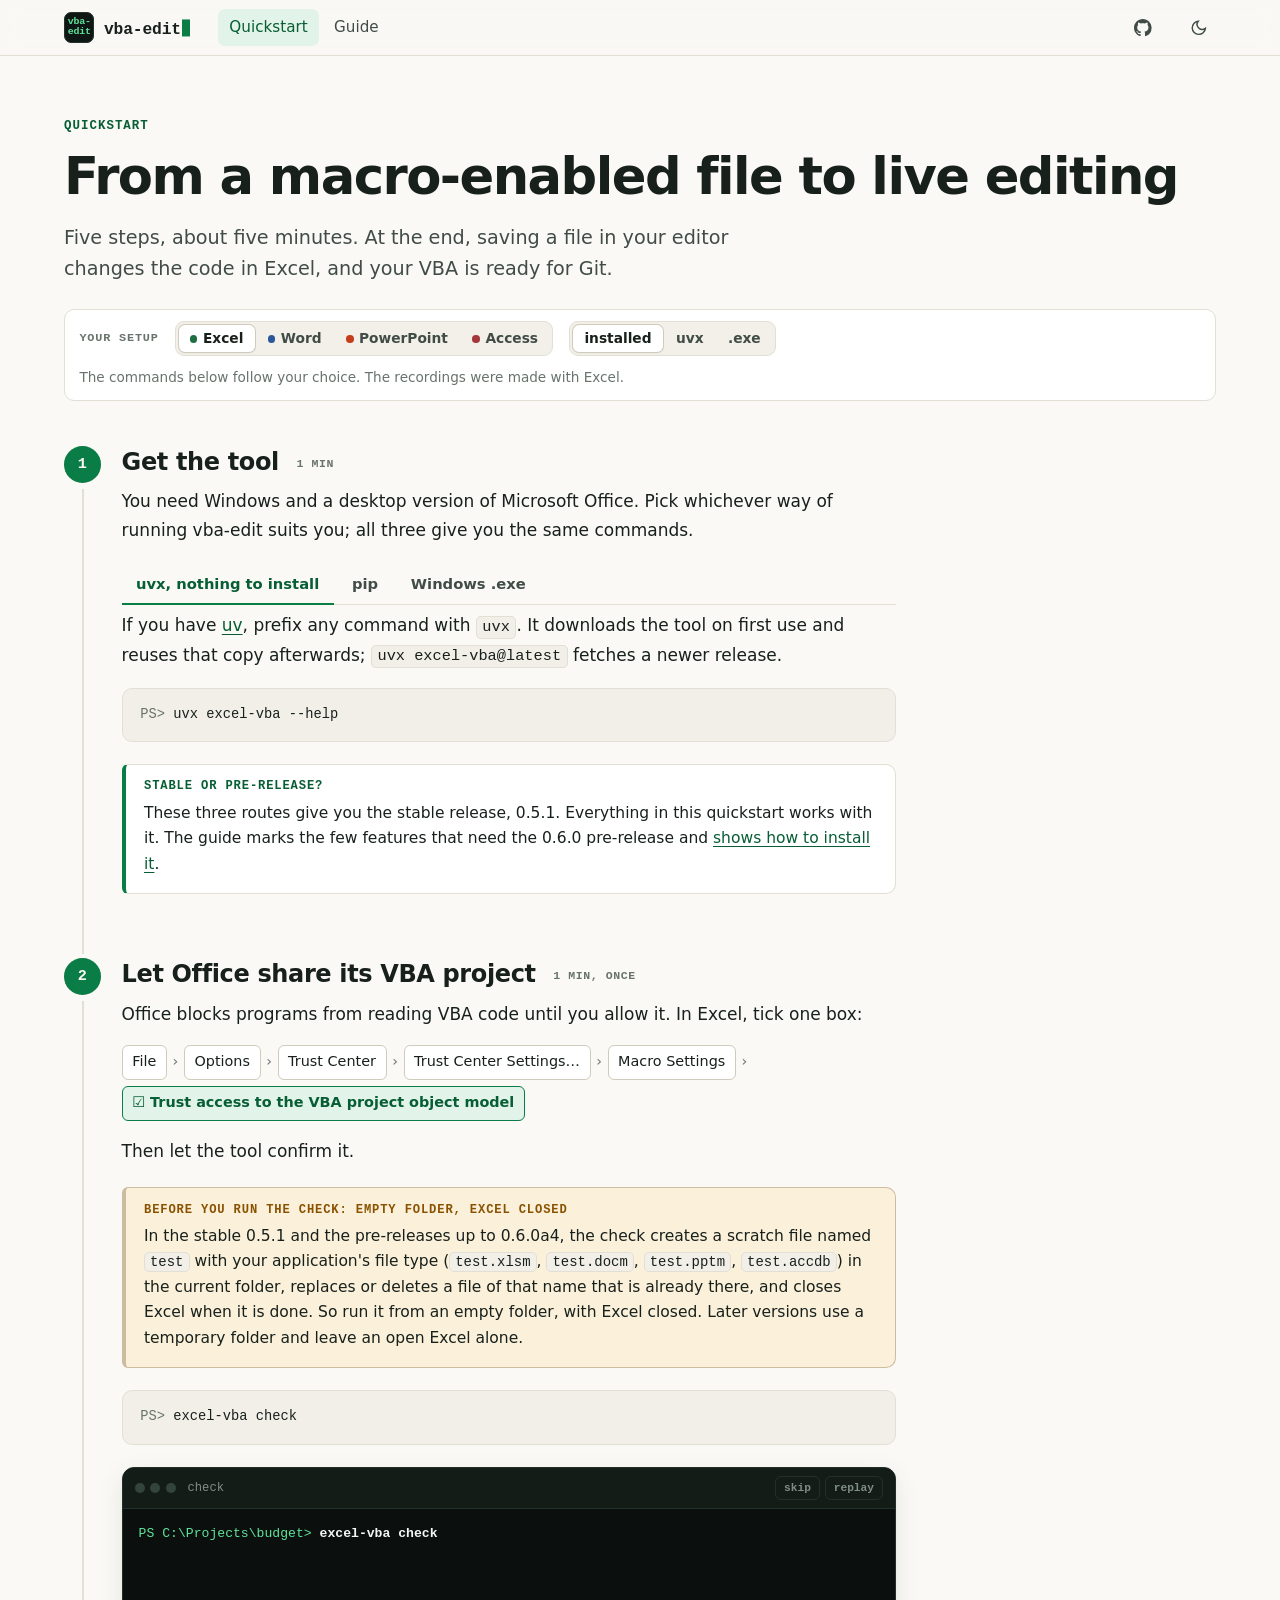
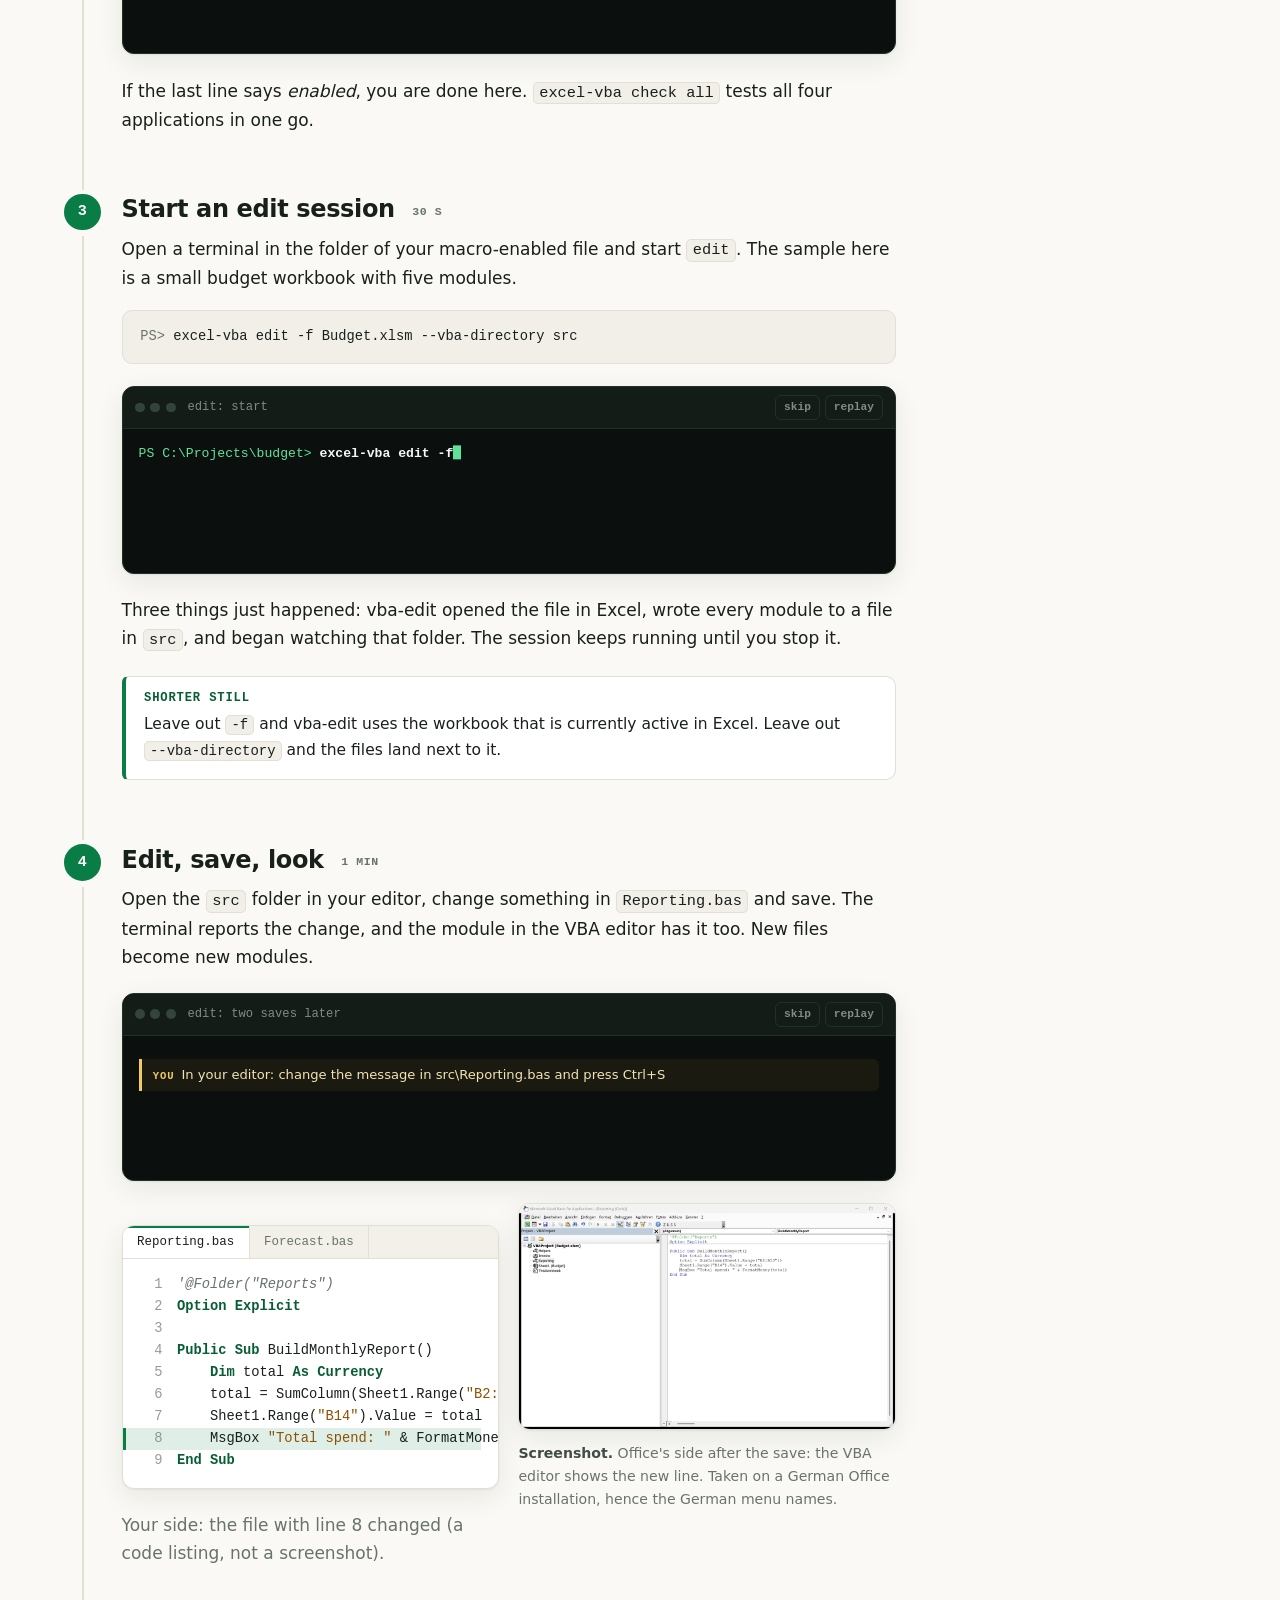
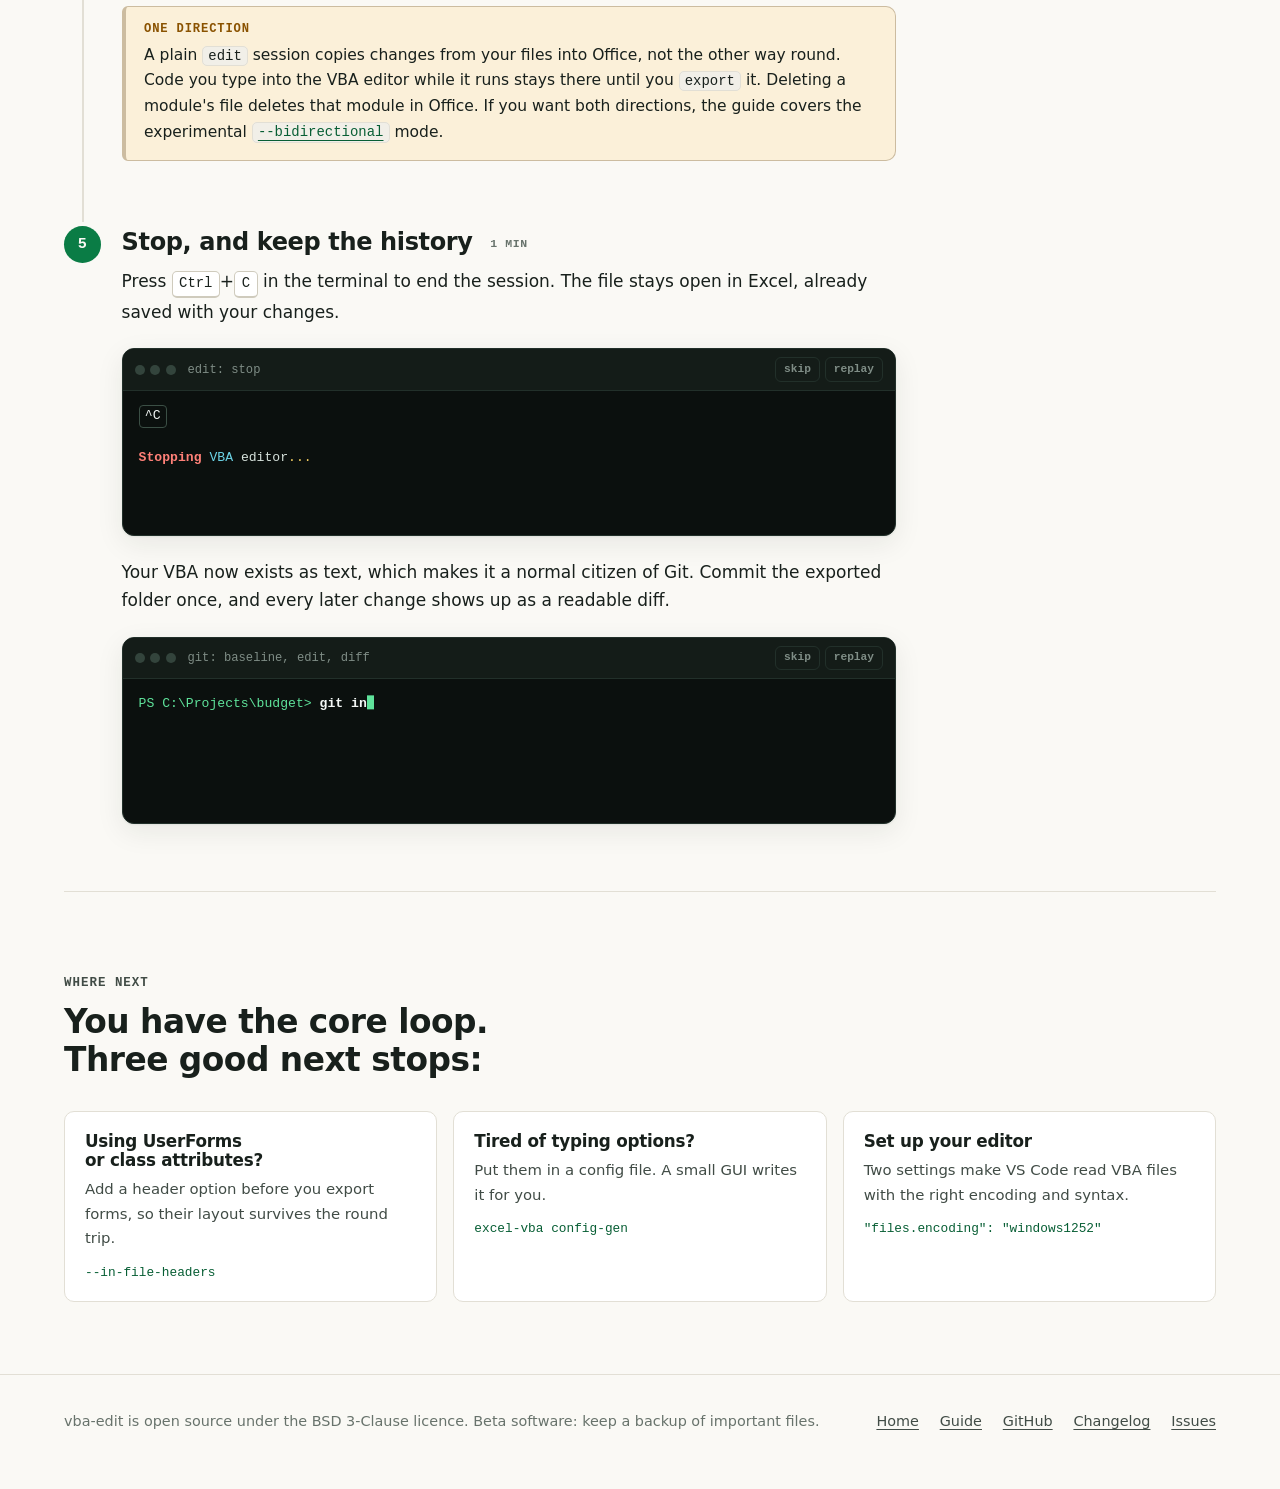
<file: website/public/quickstart.html>
<!doctype html>
<html lang="en">
<head>
  <meta charset="utf-8">
  <meta name="viewport" content="width=device-width, initial-scale=1">
  <title>Quickstart · vba-edit</title>
  <meta name="description" content="From nothing to live-editing the VBA code of an Office file in your own editor, in about five minutes.">
  <link rel="icon" href="favicon.png" type="image/png">
  <link rel="stylesheet" href="assets/site.css">
  <script src="assets/theme.js"></script>
</head>
<body>
<a class="skip" href="#main">Skip to content</a>

<header class="topbar">
  <div class="wrap">
    <a class="brand" href="index.html" aria-label="vba-edit home">
      <span class="brand-mark" aria-hidden="true">vba-<br>edit</span>
      <span class="brand-text">vba-edit<span class="caret" aria-hidden="true"></span></span>
    </a>
    <nav class="nav" aria-label="Main">
      <a href="quickstart.html" aria-current="page">Quickstart</a>
      <a href="guide.html">Guide</a>
    </nav>
    <span class="spacer"></span>
    <a class="icon-btn" href="https://github.com/markuskiller/vba-edit" aria-label="vba-edit on GitHub">
      <svg viewBox="0 0 16 16" fill="currentColor" aria-hidden="true"><path d="M8 0C3.58 0 0 3.58 0 8c0 3.54 2.29 6.53 5.47 7.59.4.07.55-.17.55-.38 0-.19-.01-.82-.01-1.49-2.01.37-2.53-.49-2.69-.94-.09-.23-.48-.94-.82-1.13-.28-.15-.68-.52-.01-.53.63-.01 1.08.58 1.23.82.72 1.21 1.87.87 2.33.66.07-.52.28-.87.51-1.07-1.78-.2-3.64-.89-3.64-3.95 0-.87.31-1.59.82-2.15-.08-.2-.36-1.02.08-2.12 0 0 .67-.21 2.2.82.64-.18 1.32-.27 2-.27s1.36.09 2 .27c1.53-1.04 2.2-.82 2.2-.82.44 1.1.16 1.92.08 2.12.51.56.82 1.27.82 2.15 0 3.07-1.87 3.75-3.65 3.95.29.25.54.73.54 1.48 0 1.07-.01 1.93-.01 2.2 0 .21.15.46.55.38A8.01 8.01 0 0 0 16 8c0-4.42-3.58-8-8-8Z"/></svg>
    </a>
    <button class="icon-btn" type="button" data-theme-toggle aria-label="Switch between light and dark theme">
      <svg class="only-light" viewBox="0 0 24 24" fill="none" stroke="currentColor" stroke-width="2" stroke-linecap="round" aria-hidden="true"><path d="M21 12.8A9 9 0 1 1 11.2 3a7 7 0 0 0 9.8 9.8Z"/></svg>
      <svg class="only-dark" viewBox="0 0 24 24" fill="none" stroke="currentColor" stroke-width="2" stroke-linecap="round" aria-hidden="true"><circle cx="12" cy="12" r="4"/><path d="M12 2v2M12 20v2M4.9 4.9l1.4 1.4M17.7 17.7l1.4 1.4M2 12h2M20 12h2M4.9 19.1l1.4-1.4M17.7 6.3l1.4-1.4"/></svg>
    </button>
  </div>
</header>

<main id="main" class="wrap">

  <div class="page-head">
    <p class="eyebrow">Quickstart</p>
    <h1>From a macro-enabled file to live editing</h1>
    <p class="lede">Five steps, about five minutes. At the end, saving a file in your editor changes the code in <span data-app-name>Excel</span>, and your VBA is ready for Git.</p>

    <div class="setup" role="group" aria-label="Your setup">
      <span class="setup-label">Your setup</span>
      <span class="seg" role="group" aria-label="Office application">
        <button type="button" data-tool="excel"><i class="dot"></i>Excel</button>
        <button type="button" data-tool="word"><i class="dot"></i>Word</button>
        <button type="button" data-tool="powerpoint"><i class="dot"></i>PowerPoint</button>
        <button type="button" data-tool="access"><i class="dot"></i>Access</button>
      </span>
      <span class="seg" role="group" aria-label="How you run the tool">
        <button type="button" data-run="installed">installed</button>
        <button type="button" data-run="uvx">uvx</button>
        <button type="button" data-run="exe">.exe</button>
      </span>
      <span class="setup-hint">The commands below follow your choice. The recordings were made with Excel.</span>
    </div>
  </div>

  <div class="steps">

    <section class="step" id="get">
      <h2>Get the tool <span class="time">1 min</span></h2>
      <p>You need Windows and a desktop version of Microsoft Office. Pick whichever way of running vba-edit suits you; all three give you the same commands.</p>
      <div class="tabs">
        <div class="tablist" role="tablist" aria-label="Ways to run vba-edit">
          <button type="button">uvx, nothing to install</button>
          <button type="button">pip</button>
          <button type="button">Windows .exe</button>
        </div>
        <div class="tabpanel">
          <p>If you have <a href="https://docs.astral.sh/uv/">uv</a>, prefix any command with <code data-fixed>uvx</code>. It downloads the tool on first use and reuses that copy afterwards; <code data-fixed>uvx excel-vba@latest</code> fetches a newer release.</p>
          <pre class="cmd" data-fixed><span class="p">PS&gt; </span>uvx excel-vba --help</pre>
        </div>
        <div class="tabpanel">
          <p>With Python 3.11 or later, one package gives you all four tools.</p>
          <pre class="cmd" data-fixed><span class="p">PS&gt; </span>pip install -U vba-edit
<span class="p">PS&gt; </span>excel-vba --help</pre>
        </div>
        <div class="tabpanel">
          <p>No Python at all: download <code data-fixed>excel-vba.exe</code>, <code data-fixed>word-vba.exe</code>, <code data-fixed>powerpoint-vba.exe</code> or <code data-fixed>access-vba.exe</code> from the <strong>Assets</strong> section of the <a href="https://github.com/markuskiller/vba-edit/releases/latest">latest release</a> and run it from a terminal in its folder, with a leading <code data-fixed>.\</code> as PowerShell requires.</p>
          <pre class="cmd" data-fixed><span class="p">PS&gt; </span>.\excel-vba.exe --help</pre>
          <p class="muted">The executables are not code-signed, so Windows SmartScreen may warn on first start. The <a href="https://github.com/markuskiller/vba-edit/blob/main/SECURITY_VERIFICATION.md">verification guide</a> shows how to check the SHA256 checksums.</p>
        </div>
      </div>
      <div class="callout">
        <p class="callout-title">Stable or pre-release?</p>
        <p>These three routes give you the stable release, 0.5.1. Everything in this quickstart works with it. The guide marks the few features that need the 0.6.0 pre-release and <a href="guide.html#install-prerelease">shows how to install it</a>.</p>
      </div>
    </section>

    <section class="step" id="trust">
      <h2>Let Office share its VBA project <span class="time">1 min, once</span></h2>
      <div data-only="excel word powerpoint">
        <p>Office blocks programs from reading VBA code until you allow it. In <span data-app-name>Excel</span>, tick one box:</p>
        <p class="crumbs" aria-label="Path in the Office menus"><span>File</span><i>›</i><span>Options</span><i>›</i><span>Trust Center</span><i>›</i><span>Trust Center Settings…</span><i>›</i><span>Macro Settings</span><i>›</i><span>☑ Trust access to the VBA project object model</span></p>
        <p>Then let the tool confirm it.</p>
      </div>
      <div data-only="access" hidden>
        <p>Access has no "Trust access to the VBA project object model" checkbox. What it needs instead is a database it trusts: keep the file in a <strong>trusted location</strong> (File › Options › Trust Center › Trust Center Settings… › Trusted Locations) or enable its content when Access asks.</p>
        <p>Then let the tool confirm it can reach the VBA project.</p>
      </div>
      <div class="callout warn">
        <p class="callout-title">Before you run the check: empty folder, <span data-app-name>Excel</span> closed</p>
        <p>In the stable 0.5.1 and the pre-releases up to 0.6.0a4, the check creates a scratch file named <code data-fixed>test</code> with your application's file type (<code data-fixed>test.xlsm</code>, <code data-fixed>test.docm</code>, <code data-fixed>test.pptm</code>, <code data-fixed>test.accdb</code>) in the current folder, replaces or deletes a file of that name that is already there, and closes <span data-app-name>Excel</span> when it is done. So run it from an empty folder, with <span data-app-name>Excel</span> closed. Later versions use a temporary folder and leave an open <span data-app-name>Excel</span> alone.</p>
      </div>
      <pre class="cmd"><span class="p">PS&gt; </span>excel-vba check</pre>
      <div class="term" data-cast="check">
        <div class="term-bar"><span class="term-dots" aria-hidden="true"><i></i><i></i><i></i></span><span class="term-title">check</span></div>
        <pre class="term-body" tabindex="0">PS C:\Projects\budget&gt; excel-vba check</pre>
      </div>
      <p>If the last line says <em>enabled</em>, you are done here. <code>excel-vba check all</code> tests all four applications in one go.</p>
    </section>

    <section class="step" id="edit">
      <h2>Start an edit session <span class="time">30 s</span></h2>
      <p>Open a terminal in the folder of your macro-enabled file and start <code>edit</code>. The sample here is a small budget <span data-app-noun>workbook</span> with five modules.</p>
      <pre class="cmd"><span class="p">PS&gt; </span>excel-vba edit -f Budget.xlsm --vba-directory src</pre>
      <div class="term" data-cast="edit" data-steps="0-2" data-running>
        <div class="term-bar"><span class="term-dots" aria-hidden="true"><i></i><i></i><i></i></span><span class="term-title">edit: start</span></div>
        <pre class="term-body" tabindex="0">PS C:\Projects\budget&gt; excel-vba edit -f Budget.xlsm --vba-directory src</pre>
      </div>
      <p>Three things just happened: vba-edit opened the file in <span data-app-name>Excel</span>, wrote every module to a file in <code data-fixed>src</code>, and began watching that folder. The session keeps running until you stop it.</p>
      <div class="callout">
        <p class="callout-title">Shorter still</p>
        <p>Leave out <code data-fixed>-f</code> and vba-edit uses the <span data-app-noun>workbook</span> that is currently active in <span data-app-name>Excel</span>. Leave out <code data-fixed>--vba-directory</code> and the files land next to it.</p>
      </div>
    </section>

    <section class="step" id="save">
      <h2>Edit, save, look <span class="time">1 min</span></h2>
      <p>Open the <code data-fixed>src</code> folder in your editor, change something in <code data-fixed>Reporting.bas</code> and save. The terminal reports the change, and the module in the VBA editor has it too. New files become new modules.</p>
      <div class="term" data-cast="edit" data-steps="2-6" data-running>
        <div class="term-bar"><span class="term-dots" aria-hidden="true"><i></i><i></i><i></i></span><span class="term-title">edit: two saves later</span></div>
        <pre class="term-body" tabindex="0">1 change detected
Processing changes in Reporting.bas
Successfully processed: Reporting.bas</pre>
      </div>
      <div class="split">
        <div>
          <div class="editor" aria-label="Reporting.bas shown in a code editor">
            <div class="editor-tabs"><span class="on">Reporting.bas</span><span>Forecast.bas</span></div>
<pre><span class="ln"><span class="c">'@Folder("Reports")</span></span><span class="ln"><span class="k">Option Explicit</span></span><span class="ln"> </span><span class="ln"><span class="k">Public Sub</span> BuildMonthlyReport()</span><span class="ln">    <span class="k">Dim</span> total <span class="k">As Currency</span></span><span class="ln">    total = SumColumn(Sheet1.Range(<span class="s">"B2:B13"</span>))</span><span class="ln">    Sheet1.Range(<span class="s">"B14"</span>).Value = total</span><span class="ln hl">    MsgBox <span class="s">"Total spend: "</span> &amp; FormatMoney(total)</span><span class="ln"><span class="k">End Sub</span></span></pre>
          </div>
          <p class="muted">Your side: the file with line 8 changed (a code listing, not a screenshot).</p>
        </div>
        <figure>
          <div class="shot"><button type="button" aria-label="Enlarge screenshot"><img src="assets/img/vbe-synced.png" width="1200" height="720" loading="lazy" alt="The VBA editor showing module Reporting with the edited MsgBox line"></button></div>
          <figcaption><b>Screenshot.</b> Office's side after the save: the VBA editor shows the new line. Taken on a German Office installation, hence the German menu names.</figcaption>
        </figure>
      </div>
      <div class="callout warn">
        <p class="callout-title">One direction</p>
        <p>A plain <code data-fixed>edit</code> session copies changes from your files into Office, not the other way round. Code you type into the VBA editor while it runs stays there until you <code data-fixed>export</code> it. Deleting a module's file deletes that module in Office. If you want both directions, the guide covers the experimental <a href="guide.html#bidirectional"><code data-fixed>--bidirectional</code></a> mode.</p>
      </div>
    </section>

    <section class="step" id="keep">
      <h2>Stop, and keep the history <span class="time">1 min</span></h2>
      <p>Press <kbd>Ctrl</kbd>+<kbd>C</kbd> in the terminal to end the session. The file stays open in <span data-app-name>Excel</span>, already saved with your changes.</p>
      <div class="term" data-cast="edit" data-steps="6-8">
        <div class="term-bar"><span class="term-dots" aria-hidden="true"><i></i><i></i><i></i></span><span class="term-title">edit: stop</span></div>
        <pre class="term-body" tabindex="0">^C
Stopping VBA editor...
VBA editor stopped.</pre>
      </div>
      <p>Your VBA now exists as text, which makes it a normal citizen of Git. Commit the exported folder once, and every later change shows up as a readable diff.</p>
      <div class="term" data-cast="git" data-steps="2">
        <div class="term-bar"><span class="term-dots" aria-hidden="true"><i></i><i></i><i></i></span><span class="term-title">git: baseline, edit, diff</span></div>
        <pre class="term-body" tabindex="0">PS C:\Projects\budget&gt; git init -q -b main
PS C:\Projects\budget&gt; git add src
PS C:\Projects\budget&gt; git commit -q -m "Baseline export of Budget.xlsm"</pre>
      </div>
    </section>

  </div>

  <section class="band">
    <div class="band-head">
      <p class="eyebrow">Where next</p>
      <h2>You have the core loop. Three good next stops:</h2>
    </div>
    <div class="next">
      <a class="card" href="guide.html#headers"><h3>Using UserForms or class attributes?</h3><p>Add a header option before you export forms, so their layout survives the round trip.</p><span class="card-cmd">--in-file-headers</span></a>
      <a class="card" href="guide.html#config"><h3>Tired of typing options?</h3><p>Put them in a config file. A small GUI writes it for you.</p><span class="card-cmd">excel-vba config-gen</span></a>
      <a class="card" href="guide.html#editor-setup"><h3>Set up your editor</h3><p>Two settings make VS Code read VBA files with the right encoding and syntax.</p><span class="card-cmd">"files.encoding": "windows1252"</span></a>
    </div>
  </section>

</main>

<footer class="footer">
  <div class="wrap">
    <p>vba-edit is open source under the BSD 3-Clause licence. Beta software: keep a backup of important files.</p>
    <nav aria-label="Footer">
      <a href="index.html">Home</a>
      <a href="guide.html">Guide</a>
      <a href="https://github.com/markuskiller/vba-edit">GitHub</a>
      <a href="https://github.com/markuskiller/vba-edit/blob/dev/CHANGELOG.md">Changelog</a>
      <a href="https://github.com/markuskiller/vba-edit/issues">Issues</a>
    </nav>
  </div>
</footer>

<script src="assets/casts.js"></script>
<script src="assets/site.js"></script>
</body>
</html>
</file>
<file: website/public/assets/site.css>
/* vba-edit docs. No build step, no external requests. */

/* ── Tokens ─────────────────────────────────────────────────────────────── */
:root {
  --bg: #faf9f5;
  --surface: #ffffff;
  --surface-2: #f2f0e9;
  --ink: #18201c;
  --ink-2: #414c46;
  --muted: #68736c;
  --line: #e2dfd5;
  --line-strong: #cfcbbd;
  --accent: #0a7c45;
  --accent-ink: #075e34;
  --accent-soft: #e2f3e9;
  --warn: #8a5200;
  --warn-soft: #fbf0d9;
  --exp: #6537a0;
  --exp-soft: #f1eafa;
  --danger: #b3261e;
  --danger-soft: #fbe9e7;
  --code-bg: #f1efe8;
  --shadow: 0 1px 2px rgb(24 32 28 / 6%), 0 8px 28px rgb(24 32 28 / 8%);

  --term-bg: #0b100e;
  --term-bar: #141c18;
  --term-ink: #d7e2dc;
  --term-dim: #7f8d86;
  --term-line: #22302a;

  --excel: #1d6f42;
  --word: #2b579a;
  --powerpoint: #c43e1c;
  --access: #a4373a;

  --sans: "Segoe UI Variable Text", "Segoe UI", system-ui, -apple-system, "Helvetica Neue", Arial, sans-serif;
  --display: "Segoe UI Variable Display", "Segoe UI", system-ui, -apple-system, "Helvetica Neue", Arial, sans-serif;
  --mono: "Cascadia Code", "Cascadia Mono", Consolas, ui-monospace, "SFMono-Regular", Menlo, monospace;

  --bar-h: 3.5rem;
  --radius: 10px;
  color-scheme: light;
}

@media (prefers-color-scheme: dark) {
  :root:not([data-theme="light"]) {
    --bg: #0d1311;
    --surface: #131b18;
    --surface-2: #18221e;
    --ink: #e7eeea;
    --ink-2: #bcc8c1;
    --muted: #8d9b94;
    --line: #25322c;
    --line-strong: #34443c;
    --accent: #55d993;
    --accent-ink: #7be7ad;
    --accent-soft: #12301f;
    --warn: #f0b955;
    --warn-soft: #2c2310;
    --exp: #c7a6f6;
    --exp-soft: #241a35;
    --danger: #ff8a80;
    --danger-soft: #331715;
    --code-bg: #17201c;
    --shadow: 0 1px 2px rgb(0 0 0 / 40%), 0 10px 30px rgb(0 0 0 / 35%);
    color-scheme: dark;
  }
}

:root[data-theme="dark"] {
  --bg: #0d1311;
  --surface: #131b18;
  --surface-2: #18221e;
  --ink: #e7eeea;
  --ink-2: #bcc8c1;
  --muted: #8d9b94;
  --line: #25322c;
  --line-strong: #34443c;
  --accent: #55d993;
  --accent-ink: #7be7ad;
  --accent-soft: #12301f;
  --warn: #f0b955;
  --warn-soft: #2c2310;
  --exp: #c7a6f6;
  --exp-soft: #241a35;
  --danger: #ff8a80;
  --danger-soft: #331715;
  --code-bg: #17201c;
  --shadow: 0 1px 2px rgb(0 0 0 / 40%), 0 10px 30px rgb(0 0 0 / 35%);
  color-scheme: dark;
}

/* ── Base ───────────────────────────────────────────────────────────────── */
*, *::before, *::after { box-sizing: border-box; }
html { scroll-behavior: smooth; scroll-padding-top: calc(var(--bar-h) + 1.25rem); -webkit-text-size-adjust: 100%; }
body {
  margin: 0;
  background: var(--bg);
  color: var(--ink);
  font: 400 1.0625rem/1.65 var(--sans);
  text-rendering: optimizeLegibility;
  -webkit-font-smoothing: antialiased;
}
img, svg { max-width: 100%; height: auto; }
a { color: var(--accent-ink); text-decoration-thickness: 1px; text-underline-offset: 0.18em; }
a:hover { text-decoration-thickness: 2px; }
:focus-visible { outline: 2px solid var(--accent); outline-offset: 2px; border-radius: 4px; }
::selection { background: var(--accent); color: var(--bg); }

h1, h2, h3, h4 { font-family: var(--display); line-height: 1.15; letter-spacing: -0.015em; text-wrap: balance; margin: 0; }
h1 { font-size: clamp(2.3rem, 5.2vw, 3.9rem); font-weight: 650; letter-spacing: -0.03em; }
h2 { font-size: clamp(1.55rem, 2.6vw, 2.05rem); font-weight: 650; }
h3 { font-size: 1.25rem; font-weight: 650; }
h4 { font-size: 1.03rem; font-weight: 650; letter-spacing: 0; }
p { margin: 0 0 1em; }
ul, ol { margin: 0 0 1em; padding-left: 1.3em; }
li { margin: 0.25em 0; }
li::marker { color: var(--muted); }
hr { border: 0; border-top: 1px solid var(--line); margin: 3rem 0; }
strong { font-weight: 650; }

code, kbd, pre, samp { font-family: var(--mono); font-size: 0.9em; font-variant-ligatures: none; }
:not(pre) > code {
  background: var(--code-bg);
  border: 1px solid var(--line);
  border-radius: 5px;
  padding: 0.08em 0.36em;
  white-space: nowrap;
}
a > code { color: inherit; }
kbd {
  display: inline-block;
  min-width: 1.7em;
  padding: 0.05em 0.45em;
  text-align: center;
  background: var(--surface);
  border: 1px solid var(--line-strong);
  border-bottom-width: 2px;
  border-radius: 5px;
  font-size: 0.82em;
  white-space: nowrap;
}

.wrap { width: min(72rem, 100% - 2.5rem); margin-inline: auto; }
.eyebrow {
  font: 600 0.78rem/1 var(--mono);
  letter-spacing: 0.08em;
  text-transform: uppercase;
  color: var(--accent-ink);
  margin: 0 0 0.9rem;
}
.lede { font-size: 1.2rem; color: var(--ink-2); max-width: 44rem; }
.muted { color: var(--muted); }
.sr-only { position: absolute; width: 1px; height: 1px; overflow: hidden; clip-path: inset(50%); white-space: nowrap; }
.skip { position: absolute; left: -999px; top: 0.5rem; background: var(--surface); padding: 0.5rem 0.8rem; border-radius: 6px; z-index: 100; }
.skip:focus { left: 0.5rem; }

/* ── Top bar ────────────────────────────────────────────────────────────── */
.topbar {
  position: sticky; top: 0; z-index: 40;
  height: var(--bar-h);
  background: color-mix(in srgb, var(--bg) 86%, transparent);
  backdrop-filter: saturate(1.4) blur(10px);
  border-bottom: 1px solid var(--line);
}
.topbar .wrap { height: 100%; display: flex; align-items: center; gap: 1.25rem; }
.brand {
  display: inline-flex; align-items: center; gap: 0.6rem;
  font: 650 1.02rem/1 var(--mono); color: var(--ink); text-decoration: none; letter-spacing: -0.01em;
}
.brand-mark {
  display: grid; place-items: center; width: 1.9rem; height: 1.9rem; border-radius: 7px;
  background: #0f1714; color: #5fe39b; font: 700 0.62rem/1.05 var(--mono); text-align: left;
  border: 1px solid #24332c;
}
.brand .caret { display: inline-block; width: 0.5em; height: 1.05em; background: var(--accent); margin-left: 1px; transform: translateY(0.15em); animation: blink 1.15s steps(1) infinite; }
@keyframes blink { 50% { opacity: 0; } }
.nav { display: flex; gap: 0.25rem; margin-left: 0.5rem; }
.nav a {
  padding: 0.4rem 0.7rem; border-radius: 7px; color: var(--ink-2); text-decoration: none; font-size: 0.95rem; font-weight: 500;
}
.nav a:hover { background: var(--surface-2); color: var(--ink); }
.nav a[aria-current="page"] { color: var(--accent-ink); background: var(--accent-soft); }
.topbar .spacer { flex: 1; }
.icon-btn {
  display: inline-grid; place-items: center; width: 2.2rem; height: 2.2rem; border-radius: 8px;
  background: transparent; border: 1px solid transparent; color: var(--ink-2); cursor: pointer;
}
.icon-btn:hover { background: var(--surface-2); border-color: var(--line); color: var(--ink); }
.icon-btn svg { width: 1.1rem; height: 1.1rem; }
.only-dark { display: none; }
:root[data-theme="dark"] .only-dark { display: block; }
:root[data-theme="dark"] .only-light { display: none; }
@media (prefers-color-scheme: dark) {
  :root:not([data-theme="light"]) .only-dark { display: block; }
  :root:not([data-theme="light"]) .only-light { display: none; }
}

/* ── "Your setup" switcher ──────────────────────────────────────────────── */
.setup {
  display: flex; flex-wrap: wrap; align-items: center; gap: 0.6rem 1rem;
  padding: 0.7rem 0.9rem; margin: 1.5rem 0;
  background: var(--surface); border: 1px solid var(--line); border-radius: var(--radius);
  font-size: 0.9rem;
}
.setup-label { font: 600 0.74rem/1 var(--mono); letter-spacing: 0.07em; text-transform: uppercase; color: var(--muted); }
.seg { display: inline-flex; padding: 3px; gap: 2px; background: var(--surface-2); border: 1px solid var(--line); border-radius: 9px; }
.seg button {
  appearance: none; border: 0; background: transparent; color: var(--ink-2);
  font: 550 0.86rem/1 var(--sans); padding: 0.42rem 0.7rem; border-radius: 6px; cursor: pointer; white-space: nowrap;
}
.seg button:hover { color: var(--ink); }
.seg button[aria-pressed="true"] { background: var(--surface); color: var(--ink); box-shadow: 0 0 0 1px var(--line-strong), 0 1px 2px rgb(0 0 0 / 8%); }
.seg button .dot { display: inline-block; width: 0.55em; height: 0.55em; border-radius: 50%; margin-right: 0.4em; background: var(--muted); }
.seg button[data-tool="excel"] .dot { background: var(--excel); }
.seg button[data-tool="word"] .dot { background: var(--word); }
.seg button[data-tool="powerpoint"] .dot { background: var(--powerpoint); }
.seg button[data-tool="access"] .dot { background: var(--access); }
.setup-hint { color: var(--muted); font-size: 0.85rem; }
.tk { transition: background-color 0.6s; border-radius: 3px; }
.tk.flash { background: color-mix(in srgb, var(--accent) 28%, transparent); }

/* ── Buttons ────────────────────────────────────────────────────────────── */
.btn {
  display: inline-flex; align-items: center; gap: 0.5rem;
  padding: 0.72rem 1.15rem; border-radius: 9px; border: 1px solid transparent;
  font: 600 0.98rem/1 var(--sans); text-decoration: none; cursor: pointer;
}
.btn-primary { background: var(--accent); color: var(--bg); }
.btn-primary:hover { background: var(--accent-ink); }
.btn-ghost { background: var(--surface); color: var(--ink); border-color: var(--line-strong); }
.btn-ghost:hover { border-color: var(--ink-2); }
.btn .arrow { transition: transform 0.15s; }
.btn:hover .arrow { transform: translateX(3px); }

/* ── Hero (landing) ─────────────────────────────────────────────────────── */
.hero { padding: clamp(2.5rem, 7vw, 5.5rem) 0 3rem; position: relative; overflow: clip; }
.hero::before {
  content: ""; position: absolute; inset: -20% -10% auto -10%; height: 34rem; z-index: -1;
  background:
    radial-gradient(40rem 18rem at 78% 30%, color-mix(in srgb, var(--accent) 16%, transparent), transparent 70%),
    linear-gradient(var(--line) 1px, transparent 1px) 0 0 / 100% 2.2rem;
  -webkit-mask-image: linear-gradient(#000, transparent 85%);
  mask-image: linear-gradient(#000, transparent 85%);
  opacity: 0.7;
}
.hero-grid { display: grid; grid-template-columns: minmax(0, 1fr) minmax(0, 1.05fr); gap: clamp(1.5rem, 4vw, 3.5rem); align-items: center; }
.hero h1 em { font-style: normal; color: var(--accent-ink); }
.hero .lede { margin-top: 1.2rem; }
.hero-actions { display: flex; flex-wrap: wrap; gap: 0.7rem; margin-top: 1.8rem; }
.hero-meta { margin-top: 1.4rem; display: flex; flex-wrap: wrap; gap: 0.4rem 1.2rem; font-size: 0.88rem; color: var(--muted); }
.hero-meta span::before { content: "✓ "; color: var(--accent); font-weight: 700; }
.apps { display: flex; flex-wrap: wrap; gap: 0.5rem; margin-top: 1.6rem; }
.app-chip { display: inline-flex; align-items: center; gap: 0.45rem; padding: 0.3rem 0.65rem; border: 1px solid var(--line); border-radius: 999px; background: var(--surface); font: 550 0.82rem/1 var(--mono); }
.app-chip i { width: 0.6rem; height: 0.6rem; border-radius: 2px; }

section.band { padding: clamp(2.5rem, 6vw, 4.5rem) 0; border-top: 1px solid var(--line); }
section.band.tint { background: var(--surface-2); }
.band-head { max-width: 46rem; margin-bottom: 2rem; }
.band-head p { color: var(--ink-2); margin-top: 0.8rem; }

/* ── Flow diagram ───────────────────────────────────────────────────────── */
.flow { display: grid; grid-template-columns: 1fr auto 1fr auto 1fr; gap: 0.5rem; align-items: stretch; }
.flow-box { background: var(--surface); border: 1px solid var(--line); border-radius: var(--radius); padding: 1.1rem 1.15rem; box-shadow: var(--shadow); }
.flow-box h3 { font-size: 1.02rem; display: flex; align-items: center; gap: 0.5rem; }
.flow-box p { font-size: 0.92rem; color: var(--ink-2); margin: 0.5rem 0 0.7rem; }
.flow-box ul { list-style: none; padding: 0; margin: 0; font: 0.84rem/1.7 var(--mono); color: var(--ink-2); }
.flow-box ul li { margin: 0; }
.flow-box ul li::before { content: "› "; color: var(--accent); }
.flow-arrows { display: grid; align-content: center; gap: 0.55rem; min-width: 7.5rem; font: 600 0.74rem/1 var(--mono); color: var(--muted); text-align: center; }
.flow-arrow { position: relative; padding: 0.35rem 0 0.55rem; }
.flow-arrow::after {
  content: ""; position: absolute; left: 6%; right: 6%; bottom: 0; height: 2px;
  background: repeating-linear-gradient(90deg, var(--accent) 0 8px, transparent 8px 14px);
  animation: march 0.9s linear infinite;
}
.flow-arrow.back::after { animation-direction: reverse; }
.flow-arrow b { color: var(--accent-ink); font-weight: 700; }
.flow-arrow.exp b { color: var(--exp); }
.flow-arrow.exp::after { background: repeating-linear-gradient(90deg, var(--exp) 0 8px, transparent 8px 14px); }
@keyframes march { to { background-position: 14px 0; } }

/* ── Cards ──────────────────────────────────────────────────────────────── */
.cards { display: grid; grid-template-columns: repeat(auto-fit, minmax(16.5rem, 1fr)); gap: 1rem; }
.card {
  display: block; background: var(--surface); border: 1px solid var(--line); border-radius: var(--radius);
  padding: 1.2rem 1.25rem; color: inherit; text-decoration: none; position: relative;
  transition: border-color 0.15s, transform 0.15s, box-shadow 0.15s;
}
a.card:hover { border-color: var(--accent); transform: translateY(-2px); box-shadow: var(--shadow); }
.card h3 { font-size: 1.05rem; margin-bottom: 0.45rem; }
.card p { font-size: 0.93rem; color: var(--ink-2); margin: 0; }
.card .card-cmd { display: block; margin-top: 0.8rem; font: 0.8rem/1.4 var(--mono); color: var(--accent-ink); white-space: nowrap; overflow: hidden; text-overflow: ellipsis; }
.card .card-ico { font: 700 0.72rem/1 var(--mono); color: var(--muted); letter-spacing: 0.08em; display: block; margin-bottom: 0.8rem; }

/* ── Badges & callouts ──────────────────────────────────────────────────── */
.badge {
  display: inline-block; vertical-align: 0.12em; margin-left: 0.35em;
  font: 650 0.66rem/1 var(--mono); letter-spacing: 0.05em; text-transform: uppercase;
  padding: 0.28em 0.5em; border-radius: 5px; border: 1px solid currentColor; white-space: nowrap;
}
.badge.new { color: var(--accent-ink); background: var(--accent-soft); }
.badge.exp { color: var(--exp); background: var(--exp-soft); }
.badge.app { color: var(--muted); }
.callout {
  margin: 1.4rem 0; padding: 0.95rem 1.1rem 0.95rem 1.15rem;
  background: var(--surface); border: 1px solid var(--line); border-left: 4px solid var(--accent);
  border-radius: 6px var(--radius) var(--radius) 6px; font-size: 0.97rem;
}
.callout > :last-child { margin-bottom: 0; }
.callout .callout-title { font: 650 0.76rem/1 var(--mono); letter-spacing: 0.07em; text-transform: uppercase; color: var(--accent-ink); margin-bottom: 0.5rem; }
.callout.warn { border-left-color: var(--warn); background: var(--warn-soft); border-color: color-mix(in srgb, var(--warn) 25%, var(--line)); }
.callout.warn .callout-title { color: var(--warn); }
.callout.exp { border-left-color: var(--exp); background: var(--exp-soft); border-color: color-mix(in srgb, var(--exp) 25%, var(--line)); }
.callout.exp .callout-title { color: var(--exp); }
.callout.danger { border-left-color: var(--danger); background: var(--danger-soft); }
.callout.danger .callout-title { color: var(--danger); }

/* ── Code blocks ────────────────────────────────────────────────────────── */
pre {
  margin: 1.1rem 0; padding: 0.95rem 1.1rem; overflow-x: auto;
  background: var(--code-bg); border: 1px solid var(--line); border-radius: var(--radius);
  font-size: 0.86rem; line-height: 1.6; tab-size: 4;
}
pre code { font-size: inherit; background: none; border: 0; padding: 0; }
.codebox { position: relative; margin: 1.1rem 0; }
.codebox pre { margin: 0; }
.codebox[data-label]::before {
  content: attr(data-label); display: block; width: max-content; max-width: 100%;
  font: 600 0.72rem/1 var(--mono); letter-spacing: 0.04em; color: var(--muted);
  padding: 0.45rem 0.7rem; background: var(--code-bg); border: 1px solid var(--line); border-bottom: 0; border-radius: 8px 8px 0 0;
  margin-bottom: -1px; position: relative;
}
.codebox[data-label] pre { border-top-left-radius: 0; }
.copy {
  position: absolute; right: 0.5rem; bottom: 0.5rem; opacity: 0; transition: opacity 0.15s;
  font: 600 0.72rem/1 var(--mono); padding: 0.4rem 0.55rem; border-radius: 6px; cursor: pointer;
  background: var(--surface); color: var(--ink-2); border: 1px solid var(--line-strong);
}
.codebox:hover .copy, .copy:focus-visible { opacity: 1; }
.copy.done { color: var(--accent-ink); border-color: var(--accent); opacity: 1; }
pre.cmd .p { color: var(--muted); user-select: none; }
pre .c { color: var(--muted); font-style: italic; }
pre .k { color: var(--accent-ink); font-weight: 600; }
pre .s { color: var(--warn); }
pre .a { color: var(--exp); }
pre mark { background: color-mix(in srgb, var(--accent) 22%, transparent); color: inherit; border-radius: 3px; padding: 0 0.15em; }

/* ── Terminal player ────────────────────────────────────────────────────── */
.term {
  margin: 1.4rem 0; border-radius: 12px; overflow: hidden; background: var(--term-bg); color: var(--term-ink);
  border: 1px solid var(--term-line); box-shadow: var(--shadow);
}
.term-bar { display: flex; align-items: center; gap: 0.75rem; padding: 0.5rem 0.75rem; background: var(--term-bar); border-bottom: 1px solid var(--term-line); }
.term-dots { display: flex; gap: 0.35rem; }
.term-dots i { width: 0.62rem; height: 0.62rem; border-radius: 50%; background: #33443c; }
.term-title { flex: 1; font: 500 0.76rem/1 var(--mono); color: var(--term-dim); white-space: nowrap; overflow: hidden; text-overflow: ellipsis; }
.term-ctl { display: flex; gap: 0.3rem; }
.term-ctl button {
  appearance: none; cursor: pointer; font: 600 0.7rem/1 var(--mono); color: var(--term-dim);
  background: transparent; border: 1px solid var(--term-line); border-radius: 6px; padding: 0.35rem 0.5rem;
}
.term-ctl button:hover { color: var(--term-ink); border-color: #3b4f45; }
.term-body {
  margin: 0; padding: 0.9rem 1rem 1.1rem; min-height: 9rem; max-height: 30rem; overflow: auto;
  background: transparent; color: var(--term-ink); border: 0; border-radius: 0;
  font: 0.82rem/1.55 var(--mono); white-space: pre-wrap; overflow-wrap: anywhere; scrollbar-color: #33443c transparent;
}
.term-body.tall { max-height: 38rem; }
.term-body .tl { min-height: 1.55em; }
.term-body .tp { color: #5fe39b; user-select: none; }
.term-body .tc { color: #f3f7f5; font-weight: 600; }
.term-body .tcur { display: inline-block; width: 0.55em; height: 1.05em; background: #5fe39b; transform: translateY(0.18em); animation: blink 1s steps(1) infinite; }
.term-body .tn {
  margin: 0.55rem 0; padding: 0.4rem 0.7rem; border-left: 3px solid #f2cc60; background: #1b1a10; color: #f1e3b2;
  font: 500 0.82rem/1.45 var(--sans); border-radius: 0 6px 6px 0; white-space: normal;
}
.term-body .tn::before { content: "you  "; font: 700 0.66rem/1 var(--mono); letter-spacing: 0.08em; text-transform: uppercase; color: #f2cc60; }
.term-body .tn.exit { border-left-color: #55665d; background: #131a17; color: var(--term-dim); }
.term-body .tn.exit::before { content: ""; }
.term-body .tk-key { display: inline-block; padding: 0 0.4em; border: 1px solid #3b4f45; border-radius: 4px; color: #f3f7f5; }
.term-foot { padding: 0.45rem 0.9rem; border-top: 1px solid var(--term-line); background: var(--term-bar); font: 0.72rem/1.4 var(--sans); color: var(--term-dim); }
.term-foot a { color: #8fd9b1; }
.t-bold { font-weight: 700; }
.t-dim { color: var(--term-dim); }
.t-fg-g, .t-fg-gb { color: #5fe39b; }
.t-fg-c, .t-fg-cb { color: #6cd3e6; }
.t-fg-y, .t-fg-yb { color: #f2cc60; }
.t-fg-r, .t-fg-rb { color: #ff8078; }
.t-fg-b, .t-fg-bb { color: #82b7ff; }
.t-fg-m, .t-fg-mb { color: #d2a8ff; }
.t-fg-w, .t-fg-wb { color: #f3f7f5; }
.t-fg-k, .t-fg-kb { color: var(--term-dim); }

/* ── Screenshots ────────────────────────────────────────────────────────── */
figure { margin: 1.6rem 0; }
.shot { background: var(--surface); border: 1px solid var(--line); border-radius: 12px; overflow: hidden; box-shadow: var(--shadow); }
.shot button { display: block; width: 100%; padding: 0; border: 0; background: none; cursor: zoom-in; }
.shot img { display: block; width: 100%; }
figcaption { margin-top: 0.7rem; font-size: 0.88rem; color: var(--muted); max-width: 46rem; }
figcaption b { color: var(--ink-2); font-weight: 600; }
.lightbox { border: 0; padding: 0; background: transparent; max-width: min(96vw, 1400px); max-height: 94vh; }
.lightbox::backdrop { background: rgb(5 10 8 / 82%); backdrop-filter: blur(3px); }
.lightbox img { display: block; max-width: 100%; max-height: 94vh; border-radius: 10px; cursor: zoom-out; }

/* ── Editor mock (a rendered code listing, not a screenshot) ────────────── */
.editor { border: 1px solid var(--line); border-radius: 12px; overflow: hidden; background: var(--surface); box-shadow: var(--shadow); margin: 1.4rem 0; }
.editor-tabs { display: flex; background: var(--surface-2); border-bottom: 1px solid var(--line); font: 0.78rem/1 var(--mono); }
.editor-tabs span { padding: 0.6rem 0.9rem; color: var(--muted); border-right: 1px solid var(--line); }
.editor-tabs span.on { background: var(--surface); color: var(--ink); box-shadow: inset 0 2px 0 var(--accent); }
.editor pre { margin: 0; border: 0; border-radius: 0; background: transparent; counter-reset: ln; padding-left: 0; }
.editor pre .ln { display: block; padding-left: 3.4rem; position: relative; }
.editor pre .ln::before { counter-increment: ln; content: counter(ln); position: absolute; left: 0; width: 2.5rem; text-align: right; color: var(--muted); opacity: 0.7; }
.editor pre .ln.hl { background: color-mix(in srgb, var(--accent) 13%, transparent); box-shadow: inset 3px 0 0 var(--accent); }

/* ── Tabs ───────────────────────────────────────────────────────────────── */
.tabs { margin: 1.4rem 0; }
.tablist { display: flex; flex-wrap: wrap; gap: 0.25rem; border-bottom: 1px solid var(--line); }
.tablist button {
  appearance: none; border: 0; background: none; cursor: pointer; color: var(--ink-2);
  font: 600 0.92rem/1 var(--sans); padding: 0.7rem 0.9rem; border-bottom: 2px solid transparent; margin-bottom: -1px;
}
.tablist button:hover { color: var(--ink); }
.tablist button[aria-selected="true"] { color: var(--accent-ink); border-bottom-color: var(--accent); }
.tabpanel { padding-top: 0.4rem; }
.tabpanel[hidden] { display: none; }

/* ── Tables ─────────────────────────────────────────────────────────────── */
.table-wrap { overflow-x: auto; margin: 1.3rem 0; border: 1px solid var(--line); border-radius: var(--radius); background: var(--surface); }
table { width: 100%; border-collapse: collapse; font-size: 0.93rem; }
th, td { text-align: left; vertical-align: top; padding: 0.62rem 0.9rem; border-bottom: 1px solid var(--line); }
tr:last-child > td { border-bottom: 0; }
th { font: 650 0.74rem/1.3 var(--mono); letter-spacing: 0.05em; text-transform: uppercase; color: var(--muted); background: var(--surface-2); white-space: nowrap; }
td code { white-space: nowrap; }
td.yes { color: var(--accent-ink); font-weight: 650; }
td.no { color: var(--muted); }
td.part { color: var(--warn); font-weight: 600; }

/* ── File tree ──────────────────────────────────────────────────────────── */
.tree { font: 0.86rem/1.75 var(--mono); background: var(--code-bg); border: 1px solid var(--line); border-radius: var(--radius); padding: 0.9rem 1.1rem; margin: 1.1rem 0; overflow-x: auto; white-space: pre; }
.tree .d { color: var(--accent-ink); font-weight: 650; }
.tree .n { color: var(--muted); font-family: var(--sans); font-size: 0.84rem; }

/* ── Quickstart steps ───────────────────────────────────────────────────── */
.page-head { padding: clamp(2.2rem, 5vw, 4rem) 0 1.5rem; }
.page-head h1 { font-size: clamp(2.1rem, 4.4vw, 3.2rem); }
.page-head .lede { margin-top: 1rem; }
.steps { counter-reset: step; max-width: 52rem; }
.step { position: relative; padding: 0 0 2.8rem 3.6rem; }
.step::before {
  counter-increment: step; content: counter(step);
  position: absolute; left: 0; top: -0.15rem; width: 2.3rem; height: 2.3rem; display: grid; place-items: center;
  font: 700 0.95rem/1 var(--mono); color: var(--bg); background: var(--accent); border-radius: 50%;
}
.step::after { content: ""; position: absolute; left: 1.12rem; top: 2.5rem; bottom: 0.4rem; width: 2px; background: var(--line); }
.step:last-child::after { display: none; }
.step h2 { font-size: 1.5rem; margin-bottom: 0.7rem; }
.step .time { font: 600 0.72rem/1 var(--mono); color: var(--muted); letter-spacing: 0.05em; text-transform: uppercase; margin-left: 0.6rem; vertical-align: 0.2em; }
.crumbs { display: flex; flex-wrap: wrap; gap: 0.35rem; align-items: center; margin: 1rem 0; font-size: 0.9rem; }
.crumbs span { padding: 0.3rem 0.6rem; background: var(--surface); border: 1px solid var(--line-strong); border-radius: 6px; }
.crumbs span:last-child { border-color: var(--accent); background: var(--accent-soft); color: var(--accent-ink); font-weight: 650; }
.crumbs i { color: var(--muted); font-style: normal; }
.split { display: grid; grid-template-columns: repeat(2, minmax(0, 1fr)); gap: 1.2rem; align-items: start; }
.split > * { margin: 0; min-width: 0; }
.next { display: grid; grid-template-columns: repeat(auto-fit, minmax(15rem, 1fr)); gap: 1rem; margin-top: 1rem; }

/* ── Guide layout ───────────────────────────────────────────────────────── */
.doc { display: grid; grid-template-columns: 16.5rem minmax(0, 1fr); gap: clamp(1.5rem, 4vw, 3.5rem); align-items: start; padding-bottom: 5rem; }
.toc { position: sticky; top: calc(var(--bar-h) + 1rem); max-height: calc(100vh - var(--bar-h) - 2rem); overflow-y: auto; padding: 0 0.6rem 2rem 0; scrollbar-width: thin; }
.toc-search { width: 100%; padding: 0.55rem 0.7rem; margin-bottom: 0.9rem; font: 0.9rem var(--sans); color: var(--ink); background: var(--surface); border: 1px solid var(--line-strong); border-radius: 8px; }
.toc-search::placeholder { color: var(--muted); }
.toc h2 { font: 650 0.7rem/1 var(--mono); letter-spacing: 0.09em; text-transform: uppercase; color: var(--muted); margin: 1.3rem 0 0.45rem 0.6rem; }
.toc ul { list-style: none; padding: 0; margin: 0; }
.toc li { margin: 0; }
.toc a { display: block; padding: 0.3rem 0.6rem; border-left: 2px solid var(--line); color: var(--ink-2); text-decoration: none; font-size: 0.9rem; line-height: 1.35; }
.toc a:hover { color: var(--ink); border-left-color: var(--line-strong); }
.toc a.on { color: var(--accent-ink); border-left-color: var(--accent); font-weight: 650; background: linear-gradient(90deg, var(--accent-soft), transparent); }
.toc .none { display: none; padding: 0.6rem; color: var(--muted); font-size: 0.88rem; }
.toc-toggle { display: none; }
.prose { max-width: 49rem; min-width: 0; }
.prose > section { padding-top: 0.5rem; margin-bottom: 3.6rem; }
.prose p.part { font: 650 0.74rem/1 var(--mono); letter-spacing: 0.1em; text-transform: uppercase; color: var(--muted); margin: 4rem 0 1.6rem; display: flex; align-items: center; gap: 0.9rem; }
.prose p.part::after { content: ""; flex: 1; height: 1px; background: var(--line); }
.prose h2 { margin-bottom: 0.9rem; }
.prose h3 { margin: 2.1rem 0 0.7rem; }
.prose h4 { margin: 1.5rem 0 0.5rem; }
.prose h2 .anchor, .prose h3 .anchor { margin-left: 0.4rem; color: var(--line-strong); text-decoration: none; font-weight: 400; opacity: 0; }
.prose h2:hover .anchor, .prose h3:hover .anchor, .anchor:focus-visible { opacity: 1; }
.prose .anchor:hover { color: var(--accent); }
.synopsis { font: 0.84rem/1.7 var(--mono); background: var(--surface); border: 1px dashed var(--line-strong); border-radius: var(--radius); padding: 0.8rem 1rem; margin: 1rem 0; overflow-x: auto; white-space: pre; }
.synopsis b { color: var(--accent-ink); }
dl.opts { margin: 1.2rem 0; border: 1px solid var(--line); border-radius: var(--radius); background: var(--surface); overflow: hidden; }
dl.opts > div { display: grid; grid-template-columns: minmax(11rem, 17rem) minmax(0, 1fr); gap: 0.3rem 1.2rem; padding: 0.75rem 1rem; border-bottom: 1px solid var(--line); }
dl.opts > div:last-child { border-bottom: 0; }
dl.opts dt { font: 600 0.84rem/1.5 var(--mono); color: var(--ink); }
dl.opts dt small { display: block; font: 500 0.76rem/1.4 var(--mono); color: var(--muted); }
dl.opts dd { margin: 0; font-size: 0.93rem; color: var(--ink-2); }
.usecase { border: 1px solid var(--line); border-radius: var(--radius); background: var(--surface); margin: 1.4rem 0; overflow: hidden; }
.usecase > header { padding: 0.95rem 1.15rem; background: var(--surface-2); border-bottom: 1px solid var(--line); }
.usecase > header .who { font: 650 0.7rem/1 var(--mono); letter-spacing: 0.08em; text-transform: uppercase; color: var(--accent-ink); margin-bottom: 0.45rem; }
.usecase > header h3 { margin: 0; font-size: 1.12rem; }
.usecase > .body { padding: 1rem 1.15rem 0.3rem; }
.usecase > .body > :first-child { margin-top: 0; }

/* ── Footer ─────────────────────────────────────────────────────────────── */
.footer { border-top: 1px solid var(--line); padding: 2.2rem 0 3rem; font-size: 0.9rem; color: var(--muted); }
.footer .wrap { display: flex; flex-wrap: wrap; gap: 1rem 2.5rem; justify-content: space-between; }
.footer a { color: var(--ink-2); }
.footer nav { display: flex; flex-wrap: wrap; gap: 0.4rem 1.3rem; }

/* ── Responsive ─────────────────────────────────────────────────────────── */
@media (max-width: 60rem) {
  .hero-grid, .split { grid-template-columns: minmax(0, 1fr); }
  .flow { grid-template-columns: minmax(0, 1fr); }
  .flow-arrows { grid-auto-flow: column; grid-auto-columns: 1fr; padding: 0.3rem 0; }
  .doc { grid-template-columns: minmax(0, 1fr); }
  .toc { position: static; max-height: none; padding: 0; display: none; border: 1px solid var(--line); border-radius: var(--radius); background: var(--surface); padding: 0.9rem; }
  .toc.open { display: block; }
  .toc-toggle { display: inline-flex; margin-bottom: 1rem; }
}
@media (max-width: 40rem) {
  body { font-size: 1rem; }
  .wrap { width: min(72rem, 100% - 2rem); }
  .nav a { padding: 0.4rem 0.5rem; }
  .brand-text { display: none; }
  .step { padding-left: 0; padding-top: 3rem; }
  .step::after { display: none; }
  dl.opts > div { grid-template-columns: minmax(0, 1fr); }
  .term-body { font-size: 0.74rem; }
  :not(pre) > code { white-space: normal; overflow-wrap: anywhere; }
}
@media (prefers-reduced-motion: reduce) {
  html { scroll-behavior: auto; }
  *, *::before, *::after { animation: none !important; transition: none !important; }
}
@media print {
  .topbar, .toc, .setup, .term-ctl, .copy, .footer { display: none !important; }
  .doc { display: block; }
  .term-body { max-height: none; }
}

/* ── Three-column card grids (nine features, six use cases) ─────────────── */
.cards.three { grid-template-columns: repeat(3, minmax(0, 1fr)); }
@media (max-width: 60rem) { .cards.three { grid-template-columns: repeat(2, minmax(0, 1fr)); } }
@media (max-width: 40rem) { .cards.three { grid-template-columns: minmax(0, 1fr); } }

/* ── Narrow screens: let the setup switcher wrap instead of pushing the page wide ── */
@media (max-width: 40rem) {
  .seg { flex-wrap: wrap; }
  .seg button { padding: 0.42rem 0.55rem; }
  .setup { padding: 0.7rem; }
  .hero-meta { gap: 0.3rem 1rem; }
}
</file>
